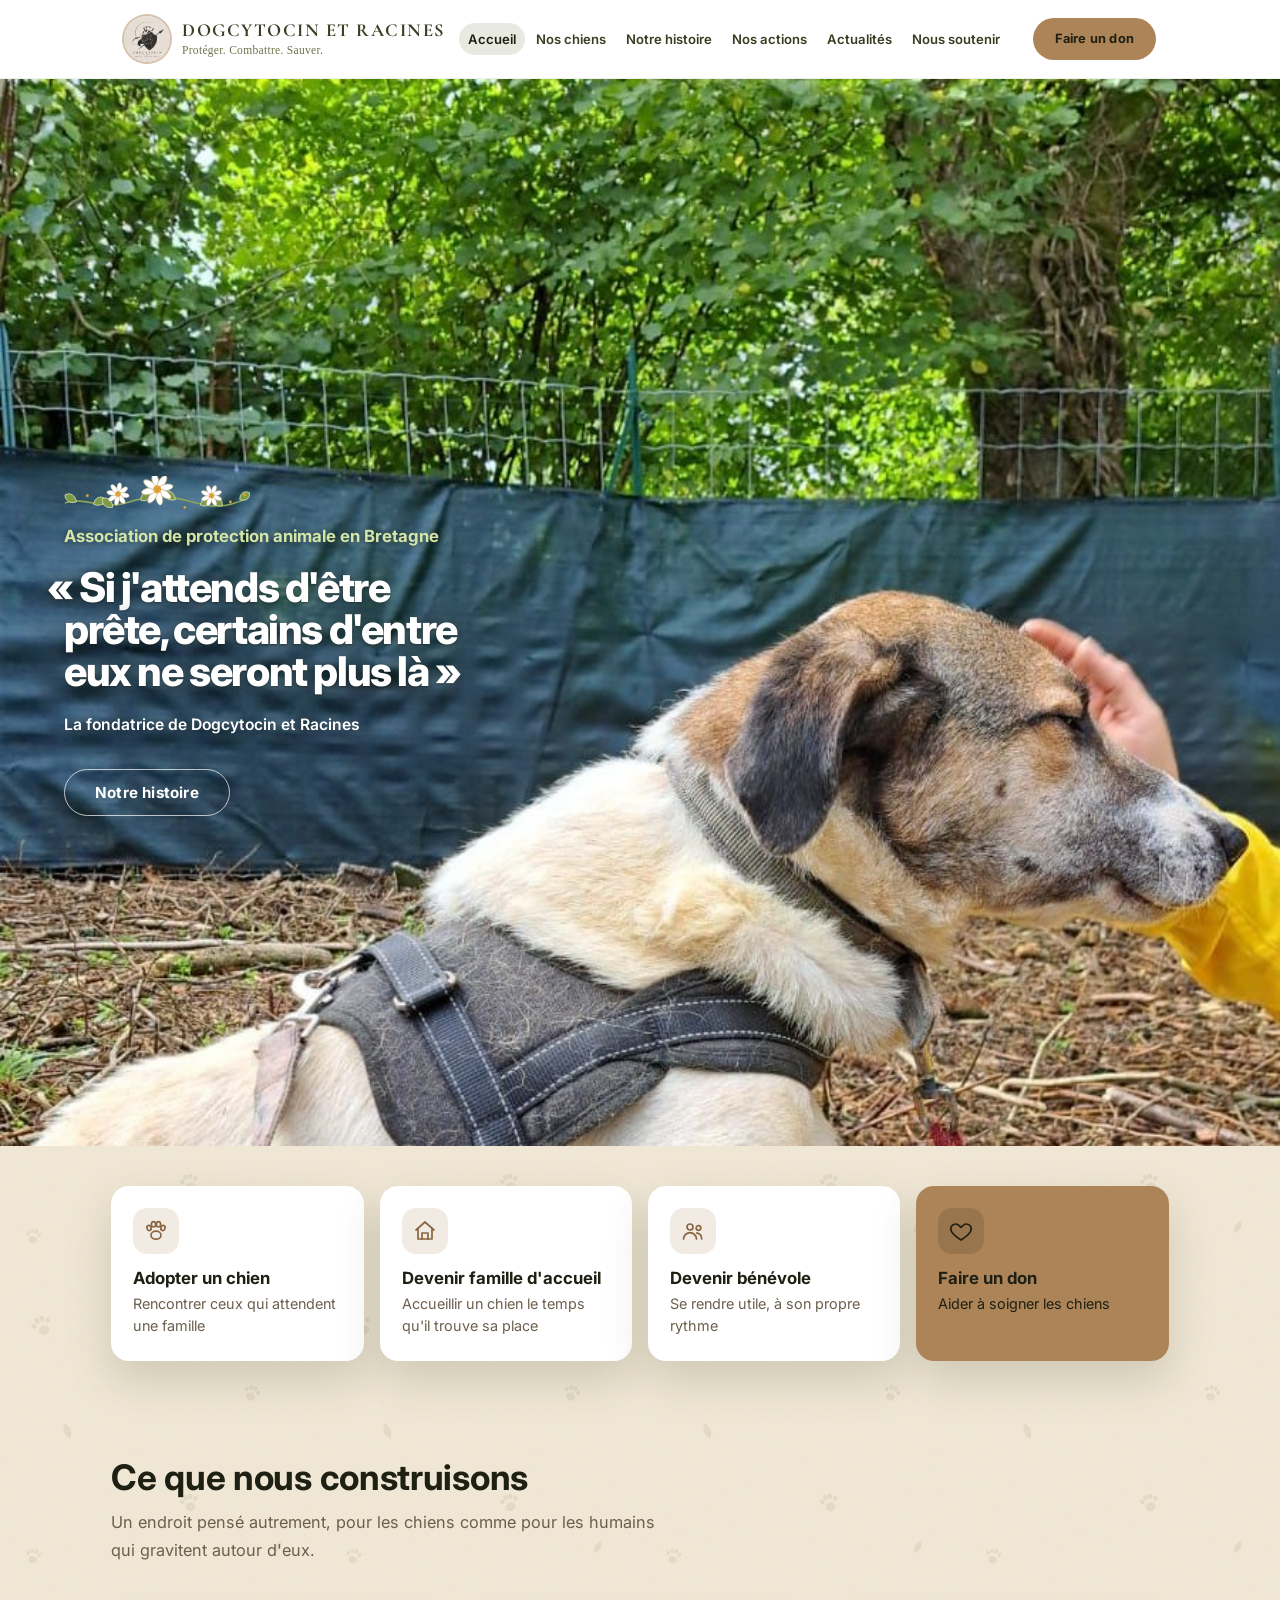
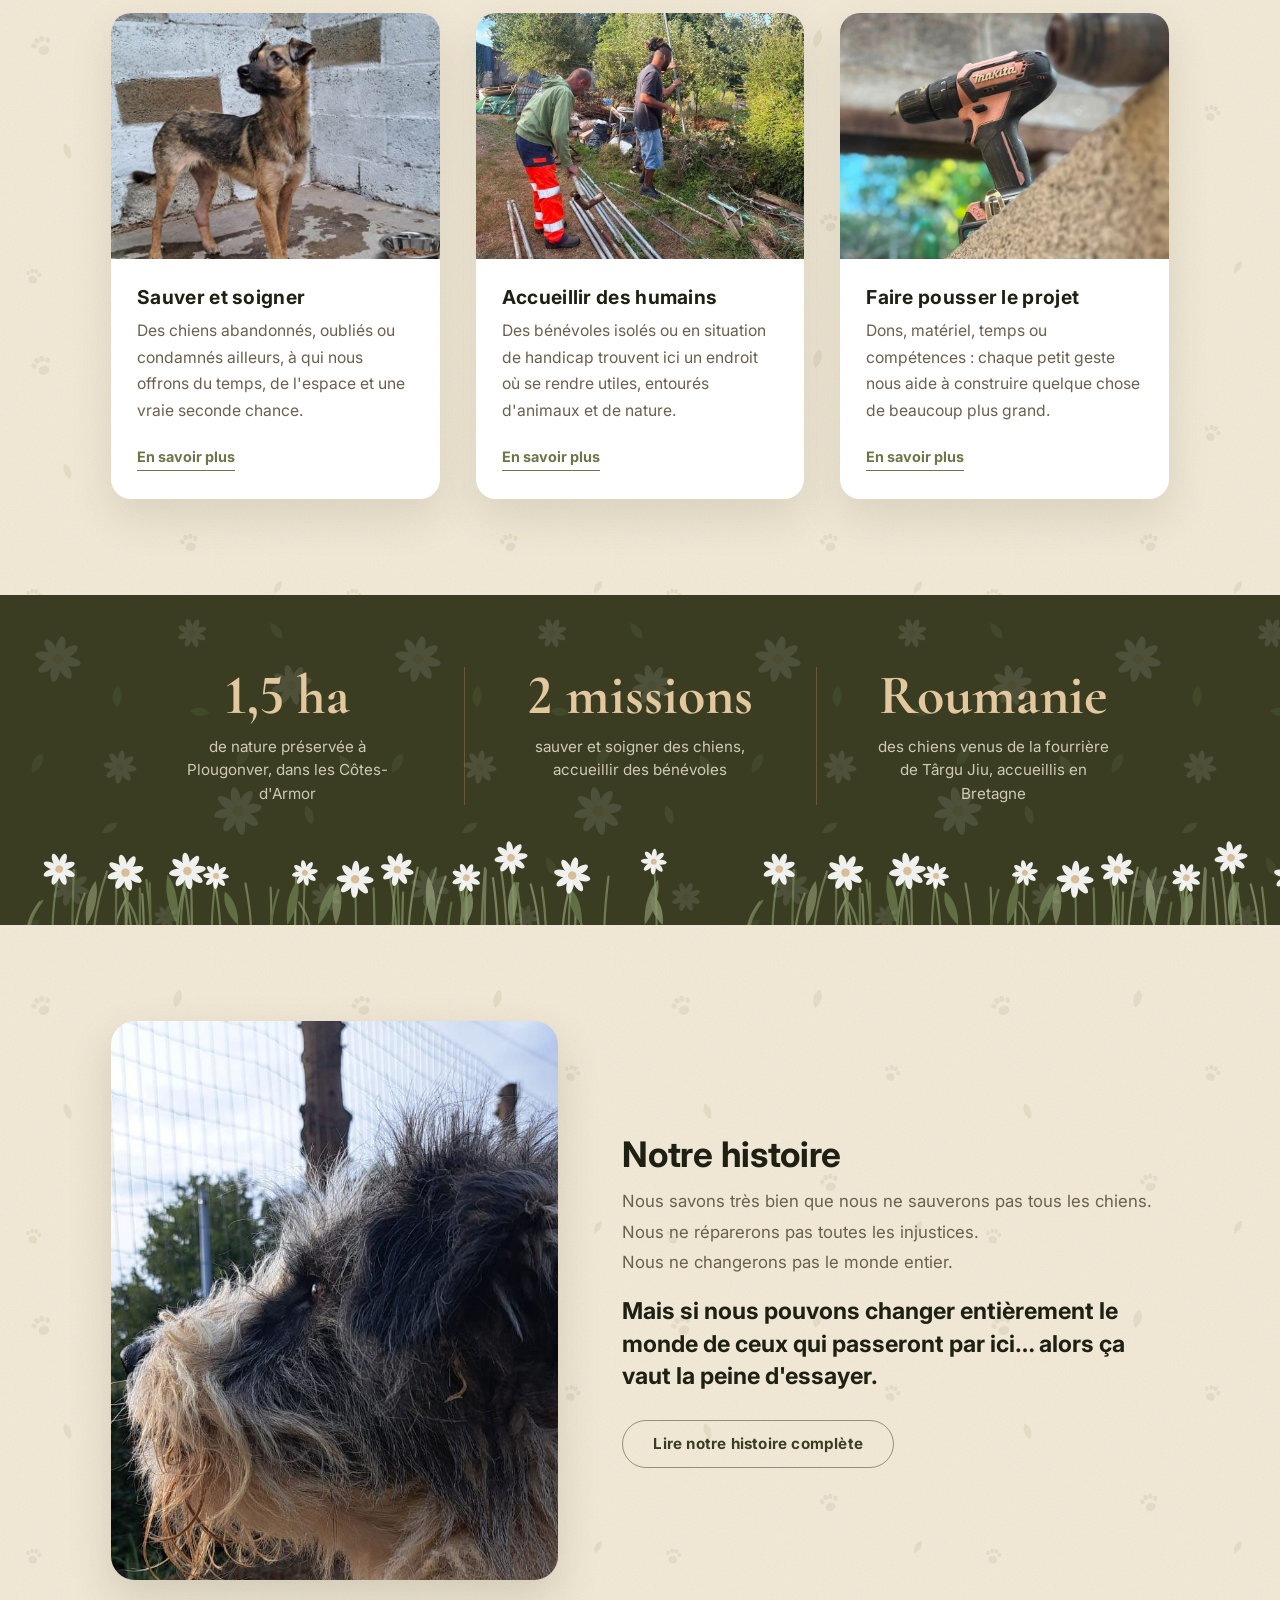
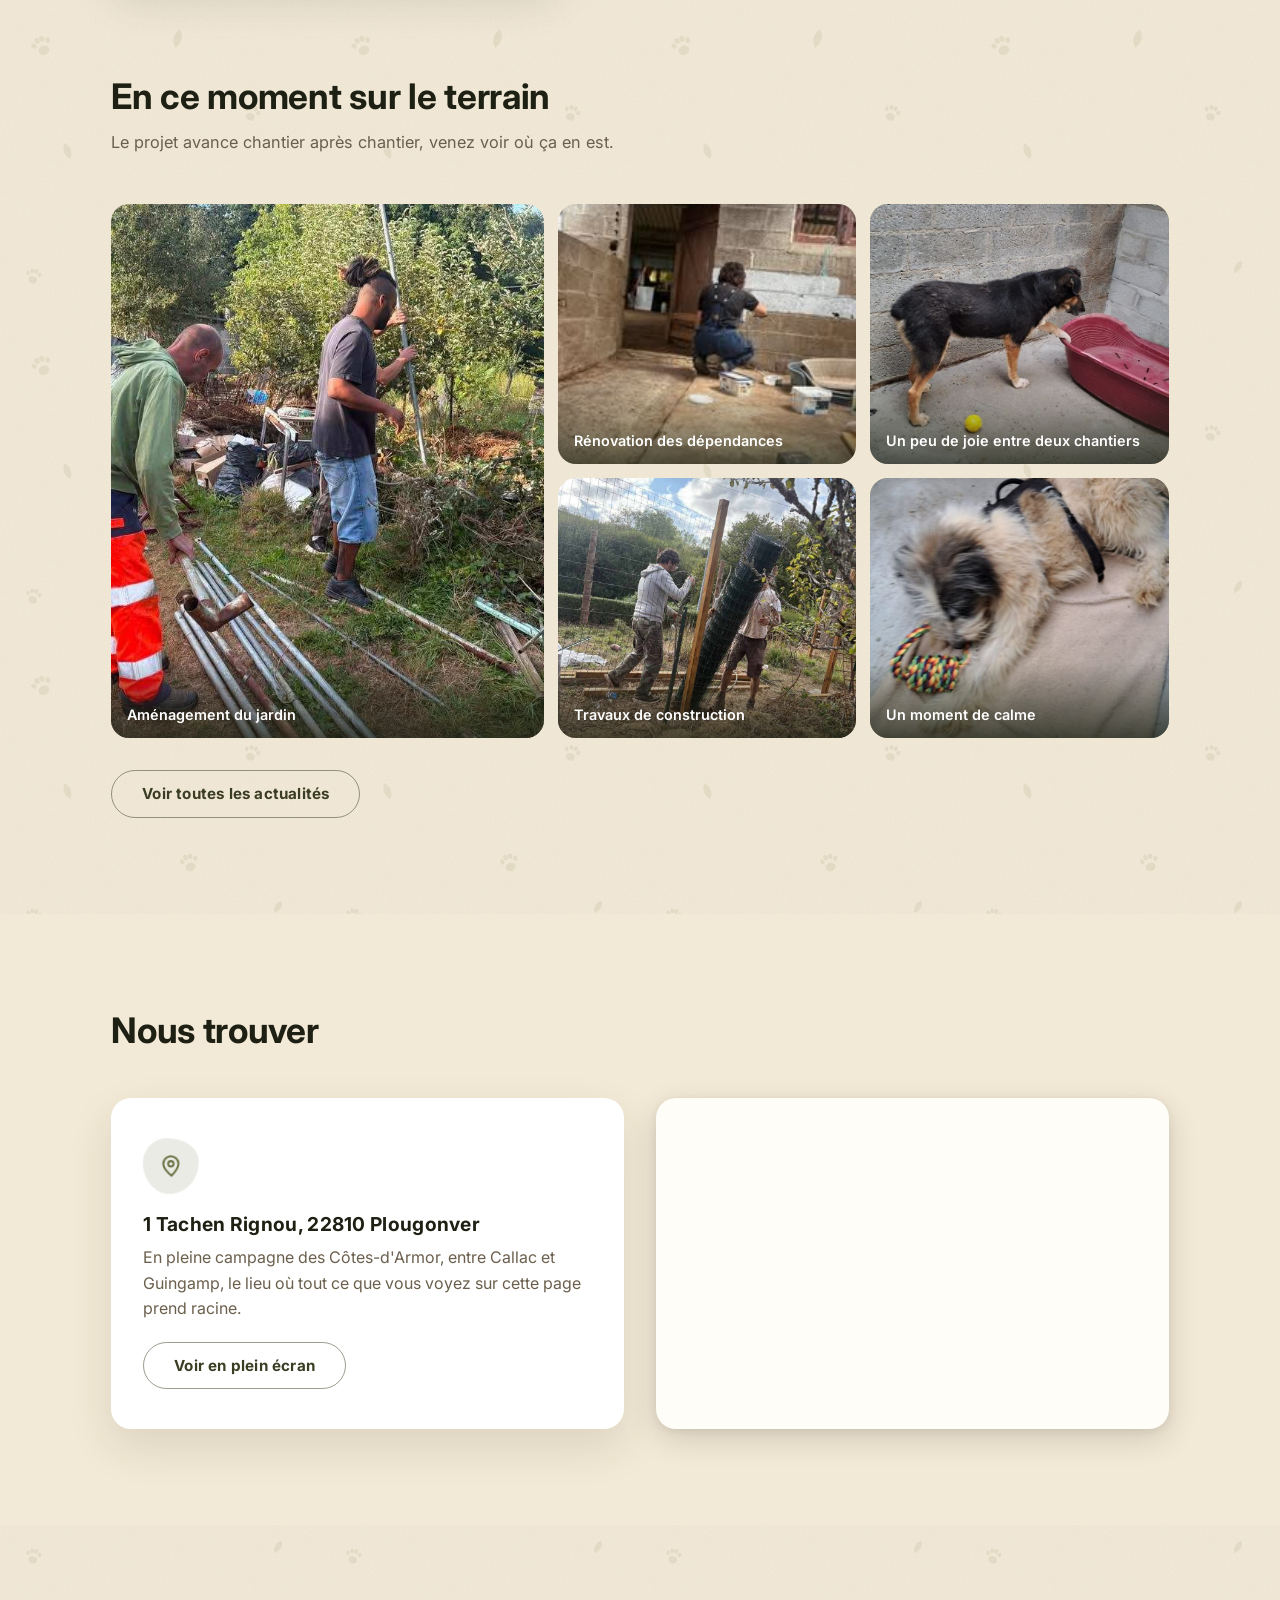
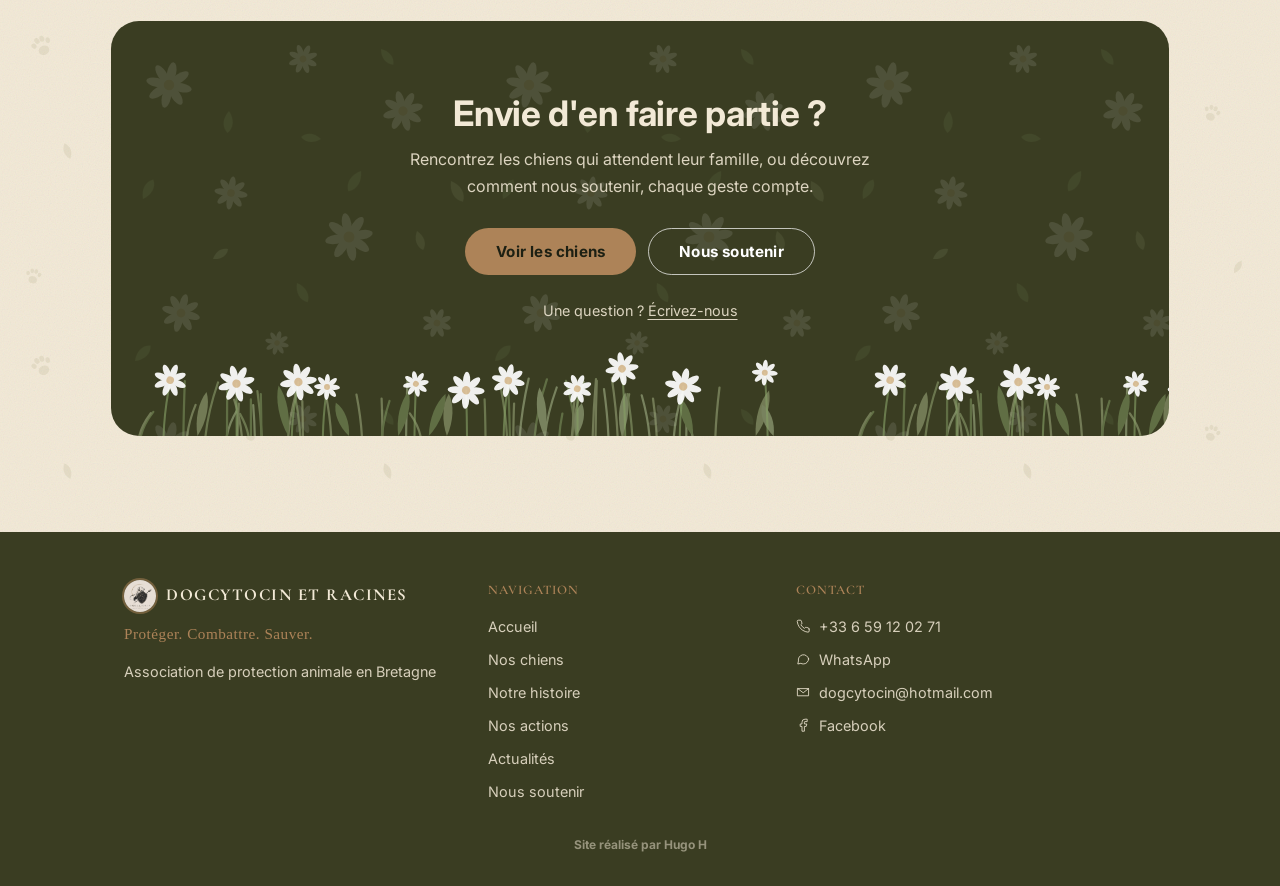
<file: index.html>
<!DOCTYPE html>
<html lang="fr">
<head>
<meta charset="UTF-8">
<meta name="viewport" content="width=device-width, initial-scale=1.0, maximum-scale=1.0, user-scalable=no">
<meta name="google-site-verification" content="8avOfCpaTUDlVVN8iB3VgKnJD9o2aUSuIRznohsbOH0" />
<title>Dogcytocin et Racines, Association de protection animale en Bretagne</title>
<meta name="description" content="Une association de protection animale en Bretagne où sauvetage, nature et lien humain se retrouvent.">
<meta property="og:type" content="website">
<meta property="og:locale" content="fr_FR">
<meta property="og:title" content="Dogcytocin et Racines, Association de protection animale en Bretagne">
<meta property="og:description" content="Une association de protection animale en Bretagne où sauvetage, nature et lien humain se retrouvent.">
<meta property="og:image" content="https://dogcytocin.fr/images/og-image.png">
<meta property="og:url" content="https://dogcytocin.fr/">
<meta name="twitter:card" content="summary_large_image">
<link rel="icon" type="image/jpeg" href="images/logo.jpg">
<link rel="preload" as="image" href="images/chien-caresse.jpg" fetchpriority="high">
<link rel="stylesheet" href="style.css">
</head>
<body class="grain-moderate paw-bg site-v2">

<header class="site-header">
  <div class="container">
    <a href="index.html" class="logo">
      <img src="images/logo.jpg" alt="Dogcytocin et Racines" class="logo-mark">
      <span class="logo-text">
        <span class="name">Dogcytocin et Racines</span>
        <span class="tagline">Protéger. Combattre. Sauver.</span>
      </span>
    </a>
    <button class="nav-toggle" aria-label="Ouvrir le menu">☰</button>
    <ul class="nav-links">
      <li><a href="index.html" class="active">Accueil</a></li>
      <li><a href="nos-chiens.html">Nos chiens</a></li>
      <li><a href="notre-histoire.html">Notre histoire</a></li>
      <li><a href="nos-actions.html">Nos actions</a></li>
      <li><a href="actualites.html">Actualités</a></li>
      <li><a href="nous-soutenir.html">Nous soutenir</a></li>
    </ul>
    <a href="nous-soutenir.html" class="nav-cta">Faire un don</a>
  </div>
</header>

<main>

<section class="hv2-hero">
  <div class="hv2-hero-inner">
    <h1 class="hv2-h1">
      <span class="hv2-orn" aria-hidden="true"></span>
      <span class="hv2-kicker">Association de protection animale en Bretagne</span>
      <span class="hv2-quote">« Si j'attends d'être prête, certains d'entre eux ne seront plus là »</span>
      <span class="hv2-attrib">La fondatrice de Dogcytocin et Racines</span>
    </h1>
    <div class="hv2-actions">
      <a href="notre-histoire.html" class="hv2-btn is-ghost">Notre histoire</a>
    </div>
  </div>
</section>

<section class="hv2-quick" aria-label="Agir avec nous">
  <div class="hv2-wrap">
    <div class="hv2-quick-grid">
      <a class="hv2-tile" href="nos-chiens.html">
        <span class="hv2-tile-icon"><svg viewBox='0 0 24 24' aria-hidden="true"><ellipse cx='12' cy='16.2' rx='5' ry='4'/><ellipse cx='5' cy='9' rx='2' ry='2.6' transform='rotate(-20 5 9)'/><ellipse cx='9.5' cy='5.3' rx='2.1' ry='2.7'/><ellipse cx='14.5' cy='5.3' rx='2.1' ry='2.7'/><ellipse cx='19' cy='9' rx='2' ry='2.6' transform='rotate(20 19 9)'/></svg></span>
        <span class="hv2-tile-title">Adopter un chien</span>
        <span class="hv2-tile-text">Rencontrer ceux qui attendent une famille</span>
      </a>
      <a class="hv2-tile" href="famille-accueil.html">
        <span class="hv2-tile-icon"><svg viewBox='0 0 24 24' aria-hidden="true"><path d='M3 11l9-8 9 8'/><path d='M5 10v10h14V10'/><path d='M9 20v-6h6v6'/></svg></span>
        <span class="hv2-tile-title">Devenir famille d'accueil</span>
        <span class="hv2-tile-text">Accueillir un chien le temps qu'il trouve sa place</span>
      </a>
      <a class="hv2-tile" href="devenir-benevole.html">
        <span class="hv2-tile-icon"><svg viewBox='0 0 24 24' aria-hidden="true"><circle cx='9' cy='8' r='3'/><path d='M2.5 20c0-3.6 3.3-6.3 6.5-6.3s6.5 2.7 6.5 6.3'/><circle cx='17.5' cy='9' r='2.3'/><path d='M15.8 13.9c2.7.6 4.9 2.7 4.9 6.1'/></svg></span>
        <span class="hv2-tile-title">Devenir bénévole</span>
        <span class="hv2-tile-text">Se rendre utile, à son propre rythme</span>
      </a>
      <a class="hv2-tile is-primary" href="nous-soutenir.html">
        <span class="hv2-tile-icon"><svg viewBox='0 0 24 24' aria-hidden="true"><path d='M12 21s-7.1-4.35-9.6-8.6C.6 8.4 3.1 5 6.6 5c2 0 3.5 1.2 5.4 3.4C13.9 6.2 15.4 5 17.4 5c3.5 0 6 3.4 4.2 7.4C19.1 16.65 12 21 12 21z'/></svg></span>
        <span class="hv2-tile-title">Faire un don</span>
        <span class="hv2-tile-text">Aider à soigner les chiens</span>
      </a>
    </div>
  </div>
</section>

<section class="hv2-section">
  <div class="hv2-wrap">
    <div class="hv2-head">
      <h2 class="hv2-h2">Ce que nous construisons</h2>
      <p class="hv2-sub">Un endroit pensé autrement, pour les chiens comme pour les humains qui gravitent autour d'eux.</p>
    </div>
    <div class="hv2-cards">
      <a class="hv2-card" href="notre-histoire.html">
        <img src="images/chien-attentif.jpg" alt="Un chien attentif, recueilli par l'association" loading="lazy" style="object-position: center 40%;">
        <div class="hv2-card-body">
          <h3>Sauver et soigner</h3>
          <p>Des chiens abandonnés, oubliés ou condamnés ailleurs, à qui nous offrons du temps, de l'espace et une vraie seconde chance.</p>
          <span class="hv2-card-more">En savoir plus</span>
        </div>
      </a>
      <a class="hv2-card" href="nous-soutenir.html">
        <img src="images/chantier-debroussaillage.jpg" alt="Des bénévoles installant des poteaux pour aménager le terrain" loading="lazy">
        <div class="hv2-card-body">
          <h3>Accueillir des humains</h3>
          <p>Des bénévoles isolés ou en situation de handicap trouvent ici un endroit où se rendre utiles, entourés d'animaux et de nature.</p>
          <span class="hv2-card-more">En savoir plus</span>
        </div>
      </a>
      <a class="hv2-card" href="nous-soutenir.html">
        <img src="images/chantier-outils.jpg" alt="Outils utilisés pour les travaux d'aménagement du terrain" loading="lazy" style="object-position: center 15%;">
        <div class="hv2-card-body">
          <h3>Faire pousser le projet</h3>
          <p>Dons, matériel, temps ou compétences : chaque petit geste nous aide à construire quelque chose de beaucoup plus grand.</p>
          <span class="hv2-card-more">En savoir plus</span>
        </div>
      </a>
    </div>
  </div>
</section>

<section class="hv2-facts" aria-label="L'association en quelques faits">
  <div class="hv2-wrap">
    <div class="hv2-facts-grid">
      <div class="hv2-fact">
        <p class="hv2-fact-num">1,5 ha</p>
        <p class="hv2-fact-text">de nature préservée à Plougonver, dans les Côtes-d'Armor</p>
      </div>
      <div class="hv2-fact">
        <p class="hv2-fact-num">2 missions</p>
        <p class="hv2-fact-text">sauver et soigner des chiens, accueillir des bénévoles</p>
      </div>
      <div class="hv2-fact">
        <p class="hv2-fact-num">Roumanie</p>
        <p class="hv2-fact-text">des chiens venus de la fourrière de Târgu Jiu, accueillis en Bretagne</p>
      </div>
    </div>
  </div>
</section>

<section class="hv2-section">
  <div class="hv2-wrap hv2-story-grid">
    <img class="hv2-story-photo" src="images/chien-portrait.jpg" alt="Portrait d'un chien de l'association, poil broussailleux" loading="lazy">
    <div class="hv2-story-text">
      <h2 class="hv2-h2">Notre histoire</h2>
      <p class="hv2-story-lines">Nous savons très bien que nous ne sauverons pas tous les chiens.<br>
        Nous ne réparerons pas toutes les injustices.<br>
        Nous ne changerons pas le monde entier.</p>
      <p class="hv2-story-key">Mais si nous pouvons changer entièrement le monde de ceux qui passeront par ici… alors ça vaut la peine d'essayer.</p>
      <a href="notre-histoire.html" class="hv2-btn is-ghost is-dark">Lire notre histoire complète</a>
    </div>
  </div>
</section>

<section class="hv2-section hv2-section-tight">
  <div class="hv2-wrap">
    <div class="hv2-head">
      <h2 class="hv2-h2">En ce moment sur le terrain</h2>
      <p class="hv2-sub">Le projet avance chantier après chantier, venez voir où ça en est.</p>
    </div>
    <div class="hv2-gallery">
      <figure class="is-featured">
        <img src="images/chantier-debroussaillage.jpg" alt="Aménagement du jardin" loading="lazy">
        <figcaption>Aménagement du jardin</figcaption>
      </figure>
      <figure>
        <img src="images/chantier-renovation.jpg" alt="Rénovation d'une dépendance" loading="lazy">
        <figcaption>Rénovation des dépendances</figcaption>
      </figure>
      <figure>
        <img src="images/chien-jouet.jpg" alt="Un chien de l'association avec son jouet" loading="lazy" style="object-position: center 62%;">
        <figcaption>Un peu de joie entre deux chantiers</figcaption>
      </figure>
      <figure>
        <img src="images/chantier-cloture.jpg" alt="Des bénévoles installant une clôture" loading="lazy">
        <figcaption>Travaux de construction</figcaption>
      </figure>
      <figure>
        <img src="images/chiens-calins.jpg" alt="Un chien de l'association blotti au calme" loading="lazy" style="object-position: center 75%;">
        <figcaption>Un moment de calme</figcaption>
      </figure>
    </div>
    <p class="hv2-more"><a href="actualites.html" class="hv2-btn is-ghost is-dark">Voir toutes les actualités</a></p>
  </div>
</section>

<section class="find-us hv2-find">
  <div class="hv2-wrap">
    <div class="hv2-head">
      <h2 class="hv2-h2">Nous trouver</h2>
    </div>
    <div class="contact-grid">
      <div class="contact-location is-map-companion">
        <span class="icon"><svg viewBox='0 0 24 24' stroke-width='1.6' stroke-linecap='round' stroke-linejoin='round'><path d='M12 21s-7-6.5-7-11a7 7 0 0 1 14 0c0 4.5-7 11-7 11z'/><circle cx='12' cy='10' r='2.5'/></svg></span>
        <h3>1 Tachen Rignou, 22810 Plougonver</h3>
        <p>En pleine campagne des Côtes-d'Armor, entre Callac et Guingamp, le lieu où tout ce que vous
          voyez sur cette page prend racine.</p>
        <div class="btn-row">
          <a href="https://www.openstreetmap.org/?mlat=48.5008547&amp;mlon=-3.3676242#map=15/48.5008547/-3.3676242" target="_blank" rel="noopener" class="hv2-btn is-ghost is-dark">Voir en plein écran</a>
        </div>
      </div>
      <div class="map-frame">
        <iframe
          src="https://www.openstreetmap.org/export/embed.html?bbox=-3.3776242%2C48.4938547%2C-3.3576242%2C48.5078547&amp;layer=mapnik&amp;marker=48.5008547%2C-3.3676242"
          loading="lazy"
          title="Localisation de l'association, 1 Tachen Rignou, 22810 Plougonver"></iframe>
      </div>
    </div>
  </div>
</section>

<section class="hv2-section">
  <div class="hv2-wrap">
    <div class="hv2-cta">
      <h2 class="hv2-h2">Envie d'en faire partie ?</h2>
      <p>Rencontrez les chiens qui attendent leur famille, ou découvrez comment nous soutenir, chaque geste compte.</p>
      <div class="hv2-actions">
        <a href="nos-chiens.html" class="hv2-btn is-fill">Voir les chiens</a>
        <a href="nous-soutenir.html" class="hv2-btn is-ghost">Nous soutenir</a>
      </div>
      <p class="hv2-cta-note">Une question ? <a href="contact.html">Écrivez-nous</a></p>
    </div>
  </div>
</section>

</main>

<div class="wave-divider wave-to-green" aria-hidden="true"></div>

<footer class="site-footer">
  <div class="container">
    <div class="footer-grid">
      <div class="footer-col footer-brand">
        <div class="footer-logo"><img src="images/logo.jpg" alt="Dogcytocin et Racines">Dogcytocin et Racines</div>
        <p class="footer-tagline">Protéger. Combattre. Sauver.</p>
        <p>Association de protection animale en Bretagne</p>
      </div>
      <div class="footer-col">
        <h4>Navigation</h4>
        <nav class="footer-nav">
          <a href="index.html">Accueil</a>
          <a href="nos-chiens.html">Nos chiens</a>
          <a href="notre-histoire.html">Notre histoire</a>
          <a href="nos-actions.html">Nos actions</a>
          <a href="actualites.html">Actualités</a>
          <a href="nous-soutenir.html">Nous soutenir</a>
        </nav>
      </div>
      <div class="footer-col">
        <h4>Contact</h4>
        <div class="footer-contact">
          <a href="tel:+33659120271"><svg viewBox='0 0 24 24' fill='none' stroke-width='1.6' stroke-linecap='round' stroke-linejoin='round'><path d='M22 16.9v3a2 2 0 0 1-2.2 2 19.8 19.8 0 0 1-8.6-3.1 19.5 19.5 0 0 1-6-6A19.8 19.8 0 0 1 2.1 4.2 2 2 0 0 1 4.1 2h3a2 2 0 0 1 2 1.7c.1.9.3 1.8.6 2.7a2 2 0 0 1-.4 2.1L8.1 9.6a16 16 0 0 0 6 6l1.1-1.2a2 2 0 0 1 2.1-.4c.9.3 1.8.5 2.7.6a2 2 0 0 1 1.7 2z'/></svg> +33 6 59 12 02 71</a>
          <a href="https://wa.me/33659120271" target="_blank" rel="noopener"><svg viewBox='0 0 24 24' fill='none' stroke-width='1.6' stroke-linecap='round' stroke-linejoin='round'><path d='M21 11.5a8.4 8.4 0 0 1-8.9 8.4 8.5 8.5 0 0 1-4-1L3 20l1.1-5A8.5 8.5 0 1 1 21 11.5z'/></svg> WhatsApp</a>
          <a href="mailto:dogcytocin@hotmail.com"><svg viewBox='0 0 24 24' fill='none' stroke-width='1.6' stroke-linecap='round' stroke-linejoin='round'><path d='M3 6h18v12H3z'/><path d='M3 6l9 7 9-7'/></svg> dogcytocin@hotmail.com</a>
          <a href="https://www.facebook.com/profile.php?id=61591955473990" target="_blank" rel="noopener"><svg viewBox='0 0 24 24' fill='none' stroke-width='1.6' stroke-linecap='round' stroke-linejoin='round'><path d='M18 2h-3a5 5 0 0 0-5 5v3H7v4h3v8h4v-8h3l1-4h-4V7a1 1 0 0 1 1-1h3z'/></svg> Facebook</a>
        </div>
      </div>
    </div>
    <div class="divider on-green"></div>
    <p class="footer-credit">Site réalisé par Hugo H</p>
  </div>
</footer>

<script src="script.js"></script>
</body>
</html>
</file>
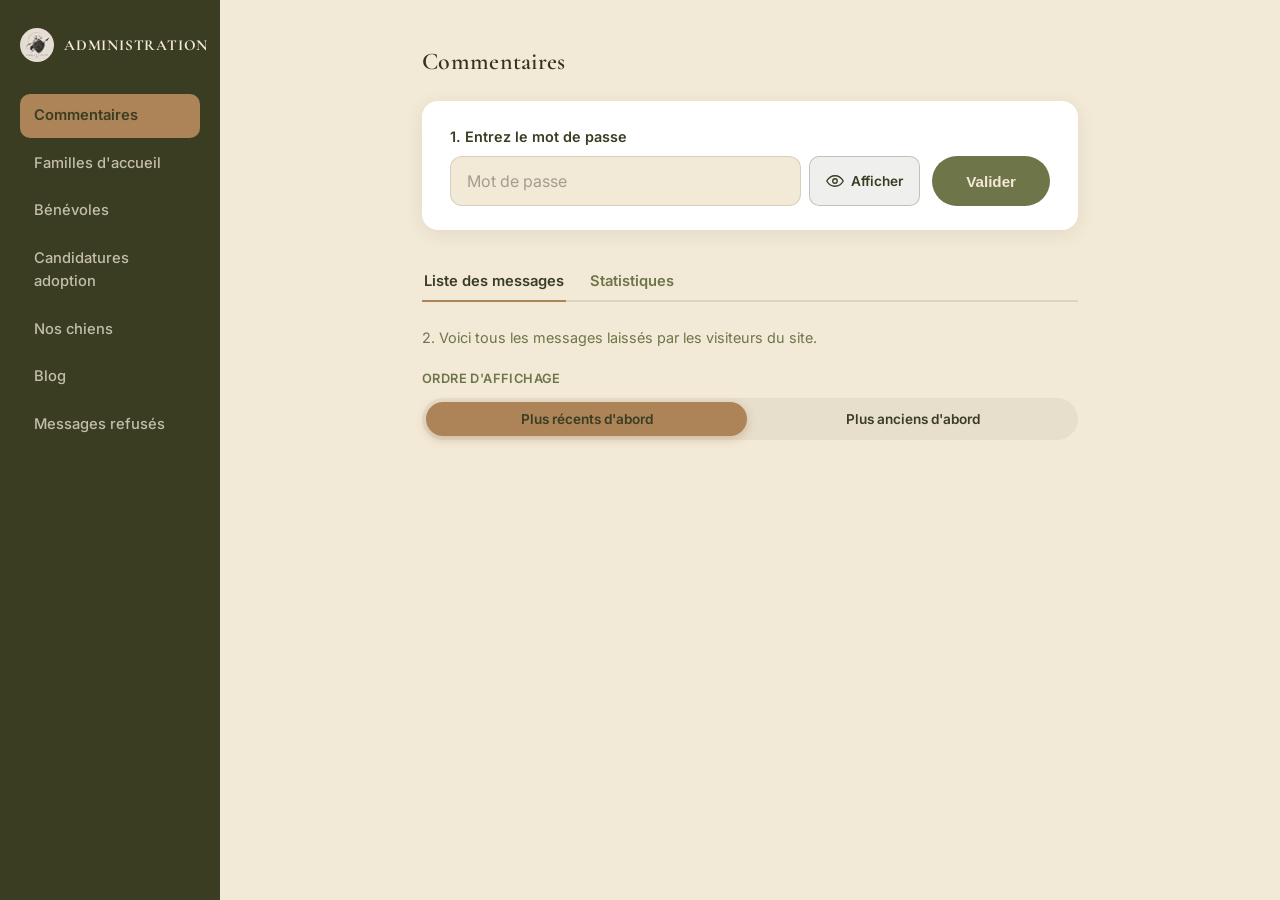
<file: admin.html>
<!DOCTYPE html>
<html lang="fr">
<head>
<meta charset="UTF-8">
<meta name="viewport" content="width=device-width, initial-scale=1.0, maximum-scale=1.0, user-scalable=no">
<title>Administration, Dogcytocin et Racines</title>
<meta name="robots" content="noindex, nofollow">
<link rel="icon" type="image/jpeg" href="images/logo.jpg">
<link rel="stylesheet" href="style.css">
</head>
<body>

<div class="admin-shell">
  <aside class="admin-nav">
    <div class="admin-nav-brand">
      <img src="images/logo.jpg" alt="" class="admin-nav-logo">
      <span>Administration</span>
    </div>
    <nav class="admin-nav-links">
      <a href="#" class="admin-nav-link active" data-tab="comments">Commentaires</a>
      <a href="#" class="admin-nav-link" data-tab="foster">Familles d'accueil <span id="admin-foster-badge" class="admin-nav-badge" hidden>0</span></a>
      <a href="#" class="admin-nav-link" data-tab="benevoles">Bénévoles <span id="admin-benevoles-badge" class="admin-nav-badge" hidden>0</span></a>
      <a href="#" class="admin-nav-link" data-tab="adoption">Candidatures adoption <span id="admin-adoption-badge" class="admin-nav-badge" hidden>0</span></a>
      <a href="#" class="admin-nav-link" data-tab="dogs">Nos chiens</a>
      <a href="#" class="admin-nav-link" data-tab="blog">Blog</a>
      <a href="#" class="admin-nav-link" data-tab="rejected">Messages refusés</a>
    </nav>
  </aside>

  <main class="admin-main">
    <h1 id="admin-tab-title">Commentaires</h1>

    <div class="admin-auth">
      <div id="admin-auth-form">
        <label for="admin-password">1. Entrez le mot de passe</label>
        <div class="admin-auth-row">
          <div class="admin-password-row">
            <input type="password" id="admin-password" class="field" autocomplete="off" placeholder="Mot de passe">
            <button type="button" id="admin-password-toggle" aria-label="Afficher le mot de passe">
              <span id="admin-password-toggle-icon" class="admin-password-toggle-icon" aria-hidden="true">
                <svg viewBox="0 0 24 24" fill="none" stroke-width="1.8" stroke-linecap="round" stroke-linejoin="round"><path d="M1 12s4-7 11-7 11 7 11 7-4 7-11 7-11-7-11-7z"/><circle cx="12" cy="12" r="3"/></svg>
              </span>
              <span id="admin-password-toggle-label">Afficher</span>
            </button>
          </div>
          <button type="button" id="admin-remember" class="btn btn-primary">Valider</button>
        </div>
        <p id="admin-auth-msg" class="admin-auth-msg" hidden></p>
      </div>

      <div id="admin-auth-connected" class="admin-auth-connected" hidden>
        <span class="admin-auth-connected-badge">✓ Connecté</span>
        <button type="button" id="admin-logout" class="admin-logout-btn">Se déconnecter</button>
      </div>
    </div>

    <div id="admin-tab-comments" class="admin-tab">
      <div class="admin-subtabs">
        <button type="button" class="admin-subtab-btn active" data-subtab="list">Liste des messages</button>
        <button type="button" class="admin-subtab-btn" data-subtab="stats">Statistiques</button>
      </div>

      <div id="admin-subtab-list" class="admin-subtab-panel">
        <p class="admin-tab-intro">2. Voici tous les messages laissés par les visiteurs du site.</p>
        <div class="admin-sort-controls">
          <span class="admin-sort-label">Ordre d'affichage</span>
          <div class="admin-sort-toggle">
            <button type="button" class="admin-sort-btn active" data-order="desc">Plus récents d'abord</button>
            <button type="button" class="admin-sort-btn" data-order="asc">Plus anciens d'abord</button>
          </div>
        </div>
        <div id="admin-list" class="admin-list"></div>
      </div>

      <div id="admin-subtab-stats" class="admin-subtab-panel" hidden>
        <div id="admin-stats-content"></div>
      </div>
    </div>

    <div id="admin-tab-foster" class="admin-tab" hidden>
      <div class="admin-status-filter" id="admin-foster-filter">
        <button type="button" class="admin-status-filter-btn active" data-status-filter="all">Toutes</button>
        <button type="button" class="admin-status-filter-btn" data-status-filter="nouvelle">Nouvelles</button>
        <button type="button" class="admin-status-filter-btn" data-status-filter="en_cours">En cours</button>
        <button type="button" class="admin-status-filter-btn" data-status-filter="acceptee">Acceptées</button>
        <button type="button" class="admin-status-filter-btn" data-status-filter="refusee">Refusées</button>
      </div>
      <div id="admin-foster-list" class="admin-list"></div>
    </div>

    <div id="admin-tab-benevoles" class="admin-tab" hidden>
      <div class="admin-status-filter" id="admin-benevoles-filter">
        <button type="button" class="admin-status-filter-btn active" data-status-filter="all">Toutes</button>
        <button type="button" class="admin-status-filter-btn" data-status-filter="nouvelle">Nouvelles</button>
        <button type="button" class="admin-status-filter-btn" data-status-filter="en_cours">En cours</button>
        <button type="button" class="admin-status-filter-btn" data-status-filter="acceptee">Acceptées</button>
        <button type="button" class="admin-status-filter-btn" data-status-filter="refusee">Refusées</button>
      </div>
      <div id="admin-benevoles-list" class="admin-list"></div>
    </div>

    <div id="admin-tab-adoption" class="admin-tab" hidden>
      <div class="admin-status-filter" id="admin-adoption-filter">
        <button type="button" class="admin-status-filter-btn active" data-status-filter="all">Toutes</button>
        <button type="button" class="admin-status-filter-btn" data-status-filter="nouvelle">Nouvelles</button>
        <button type="button" class="admin-status-filter-btn" data-status-filter="en_cours">En cours</button>
        <button type="button" class="admin-status-filter-btn" data-status-filter="acceptee">Acceptées</button>
        <button type="button" class="admin-status-filter-btn" data-status-filter="refusee">Refusées</button>
      </div>
      <div id="admin-adoption-list" class="admin-list"></div>
    </div>

    <div id="admin-tab-dogs" class="admin-tab" hidden>
      <p id="admin-dogs-locked-msg" class="admin-tab-intro">Connecte-toi avec le mot de passe pour gérer les fiches chiens.</p>

      <div id="admin-dogs-authed" hidden>
      <p id="admin-dogs-intro" class="admin-tab-intro">Ajoute une nouvelle fiche chien pour la page "Nos chiens".</p>

      <form id="admin-dog-form" class="admin-dog-form" novalidate>
        <div class="admin-field-group">
          <label for="admin-dog-name">Nom</label>
          <input type="text" id="admin-dog-name" name="name" class="field" maxlength="100" required>
        </div>

        <div class="admin-dog-form-row">
          <div class="admin-field-group">
            <label for="admin-dog-age">Âge</label>
            <input type="text" id="admin-dog-age" name="age" class="field" maxlength="50" placeholder="Ex. 3 ans" required>
          </div>

          <div class="admin-field-group">
            <label for="admin-dog-size">Taille</label>
            <input type="text" id="admin-dog-size" name="size" class="field" maxlength="50" placeholder="Ex. Moyenne" required>
          </div>
        </div>

        <div class="admin-dog-form-row">
          <div class="admin-field-group">
            <label for="admin-dog-sexe">Sexe</label>
            <select id="admin-dog-sexe" name="sexe" class="field" required>
              <option value="" disabled selected>Sélectionnez une option</option>
              <option value="Mâle">Mâle</option>
              <option value="Femelle">Femelle</option>
            </select>
          </div>

          <div class="admin-field-group">
            <label for="admin-dog-status">Statut</label>
            <select id="admin-dog-status" name="status" class="field" required>
              <option value="adoption">À l'adoption</option>
              <option value="accueil">Cherche une famille d'accueil</option>
              <option value="bientot">Bientôt à l'adoption</option>
            </select>
          </div>
        </div>

        <div class="admin-field-group">
          <label for="admin-dog-description">Description</label>
          <textarea id="admin-dog-description" name="description" class="field admin-dog-description-textarea" rows="4" maxlength="1000" required></textarea>
        </div>

        <div class="admin-field-group">
          <label for="admin-dog-image-url">Photo (facultatif), galerie ou URL</label>

          <div class="admin-image-upload-row">
            <button type="button" id="admin-dog-image-upload-btn" class="btn admin-image-upload-btn">
              <svg viewBox='0 0 24 24' fill='none' stroke-width='1.6' stroke-linecap='round' stroke-linejoin='round'><path d='M4 8h3l1.5-2h7L17 8h3a1 1 0 0 1 1 1v10a1 1 0 0 1-1 1H4a1 1 0 0 1-1-1V9a1 1 0 0 1 1-1z'/><circle cx='12' cy='13' r='3.5'/></svg>
              Choisir une photo
            </button>
            <button type="button" id="admin-dog-image-url-toggle-btn" class="btn admin-image-upload-btn">
              <svg viewBox='0 0 24 24' fill='none' stroke-width='1.6' stroke-linecap='round' stroke-linejoin='round'><path d='M10 13a5 5 0 0 0 7.5.5l2-2a5 5 0 0 0-7-7l-1.5 1.5'/><path d='M14 11a5 5 0 0 0-7.5-.5l-2 2a5 5 0 0 0 7 7l1.5-1.5'/></svg>
              Coller une URL
            </button>
            <input type="file" id="admin-dog-image-file" accept="image/*" class="admin-file-input-visually-hidden">
            <span id="admin-dog-image-upload-status" class="admin-image-upload-status" hidden></span>
          </div>
          <span class="admin-blog-image-hint">Depuis la galerie du téléphone ou de l'ordinateur, ou collez l'URL d'une image déjà en ligne.</span>
          <input type="url" id="admin-dog-image-url" name="image_url" class="field" placeholder="https://..." hidden>

          <div id="admin-dog-preview" class="admin-blog-preview" hidden>
            <img id="admin-dog-preview-img" class="admin-blog-preview-img" alt="Aperçu de l'image">
          </div>

          <p id="admin-dog-image-error" class="admin-auth-msg is-error" hidden></p>
        </div>

        <div class="admin-field-group">
          <label for="admin-dog-photos">Photos supplémentaires (facultatif)</label>
          <div class="admin-image-upload-row">
            <button type="button" id="admin-dog-photos-upload-btn" class="btn admin-image-upload-btn">
              <svg viewBox='0 0 24 24' fill='none' stroke-width='1.6' stroke-linecap='round' stroke-linejoin='round'><path d='M4 8h3l1.5-2h7L17 8h3a1 1 0 0 1 1 1v10a1 1 0 0 1-1 1H4a1 1 0 0 1-1-1V9a1 1 0 0 1 1-1z'/><circle cx='12' cy='13' r='3.5'/></svg>
              Ajouter des photos
            </button>
            <input type="file" id="admin-dog-photos-file" accept="image/*" multiple class="admin-file-input-visually-hidden">
            <span id="admin-dog-photos-upload-status" class="admin-image-upload-status" hidden></span>
          </div>
          <textarea id="admin-dog-photos" name="photo_urls" class="field admin-dog-description-textarea" rows="3" placeholder="Une URL par ligne, 8 maximum"></textarea>
          <span class="admin-blog-image-hint">Depuis la galerie du téléphone (plusieurs à la fois), ou collez des URLs directement, une par ligne. S'affichent en plus de la photo principale.</span>
        </div>

        <p id="admin-dog-msg" class="admin-auth-msg" hidden></p>

        <div class="admin-blog-form-actions">
          <button type="submit" id="admin-dog-submit" class="btn btn-primary">Publier la fiche</button>
          <button type="button" id="admin-dog-cancel-edit" class="btn btn-outline" hidden>Annuler la modification</button>
        </div>
      </form>

      <h2 class="admin-blog-list-title">Fiches publiées</h2>
      <div id="admin-dog-list" class="admin-list"></div>
      </div>
    </div>

    <div id="admin-tab-blog" class="admin-tab" hidden>
      <p id="admin-blog-locked-msg" class="admin-tab-intro">Connecte-toi avec le mot de passe pour gérer les articles du blog.</p>

      <div id="admin-blog-authed" hidden>
      <p id="admin-blog-intro" class="admin-tab-intro">Rédige un nouvel article pour le blog du site.</p>

      <form id="admin-blog-form" class="admin-blog-form" novalidate>
        <div class="admin-field-group">
          <label for="admin-blog-title">Titre</label>
          <input type="text" id="admin-blog-title" name="title" class="field" maxlength="200" required>
        </div>

        <div class="admin-field-group">
          <label for="admin-blog-content">Contenu</label>
          <textarea id="admin-blog-content" name="content" class="field admin-blog-content-textarea" rows="10" maxlength="20000" required></textarea>
        </div>

        <div class="admin-field-group">
          <label for="admin-blog-image-url">Photo (facultatif), galerie ou URL</label>

          <div class="admin-image-upload-row">
            <button type="button" id="admin-blog-image-upload-btn" class="btn admin-image-upload-btn">
              <svg viewBox='0 0 24 24' fill='none' stroke-width='1.6' stroke-linecap='round' stroke-linejoin='round'><path d='M4 8h3l1.5-2h7L17 8h3a1 1 0 0 1 1 1v10a1 1 0 0 1-1 1H4a1 1 0 0 1-1-1V9a1 1 0 0 1 1-1z'/><circle cx='12' cy='13' r='3.5'/></svg>
              Choisir une photo
            </button>
            <button type="button" id="admin-blog-image-url-toggle-btn" class="btn admin-image-upload-btn">
              <svg viewBox='0 0 24 24' fill='none' stroke-width='1.6' stroke-linecap='round' stroke-linejoin='round'><path d='M10 13a5 5 0 0 0 7.5.5l2-2a5 5 0 0 0-7-7l-1.5 1.5'/><path d='M14 11a5 5 0 0 0-7.5-.5l-2 2a5 5 0 0 0 7 7l1.5-1.5'/></svg>
              Coller une URL
            </button>
            <input type="file" id="admin-blog-image-file" accept="image/*" class="admin-file-input-visually-hidden">
            <span id="admin-blog-image-upload-status" class="admin-image-upload-status" hidden></span>
          </div>
          <span class="admin-blog-image-hint">Depuis la galerie du téléphone ou de l'ordinateur, ou collez l'URL d'une image déjà en ligne.</span>
          <input type="url" id="admin-blog-image-url" name="image_url" class="field" placeholder="https://..." hidden>

          <div id="admin-blog-preview" class="admin-blog-preview" hidden>
            <img id="admin-blog-preview-img" class="admin-blog-preview-img" alt="Aperçu de l'image">
          </div>

          <p id="admin-blog-image-error" class="admin-auth-msg is-error" hidden></p>
        </div>

        <div class="admin-field-group">
          <label for="admin-blog-video-url">Vidéo (facultatif)</label>
          <input type="url" id="admin-blog-video-url" name="video_url" class="field" placeholder="Lien YouTube, Vimeo, Facebook, ou fichier .mp4/.webm">
          <span class="admin-blog-image-hint">Collez le lien de la vidéo tel qu'il apparaît dans la barre d'adresse (YouTube, Vimeo, Facebook) ou un lien direct vers un fichier vidéo déjà en ligne.</span>
        </div>

        <p id="admin-blog-msg" class="admin-auth-msg" hidden></p>

        <div class="admin-blog-form-actions">
          <button type="submit" id="admin-blog-submit" class="btn btn-primary">Publier l'article</button>
          <button type="button" id="admin-blog-cancel-edit" class="btn btn-outline" hidden>Annuler la modification</button>
        </div>
      </form>

      <h2 class="admin-blog-list-title">Articles publiés</h2>
      <div id="admin-blog-list" class="admin-list"></div>
      </div>
    </div>

    <div id="admin-tab-rejected" class="admin-tab" hidden>
      <div id="admin-rejected-list" class="admin-list"></div>
    </div>
  </main>
</div>

<script src="script.js"></script>
</body>
</html>
</file>
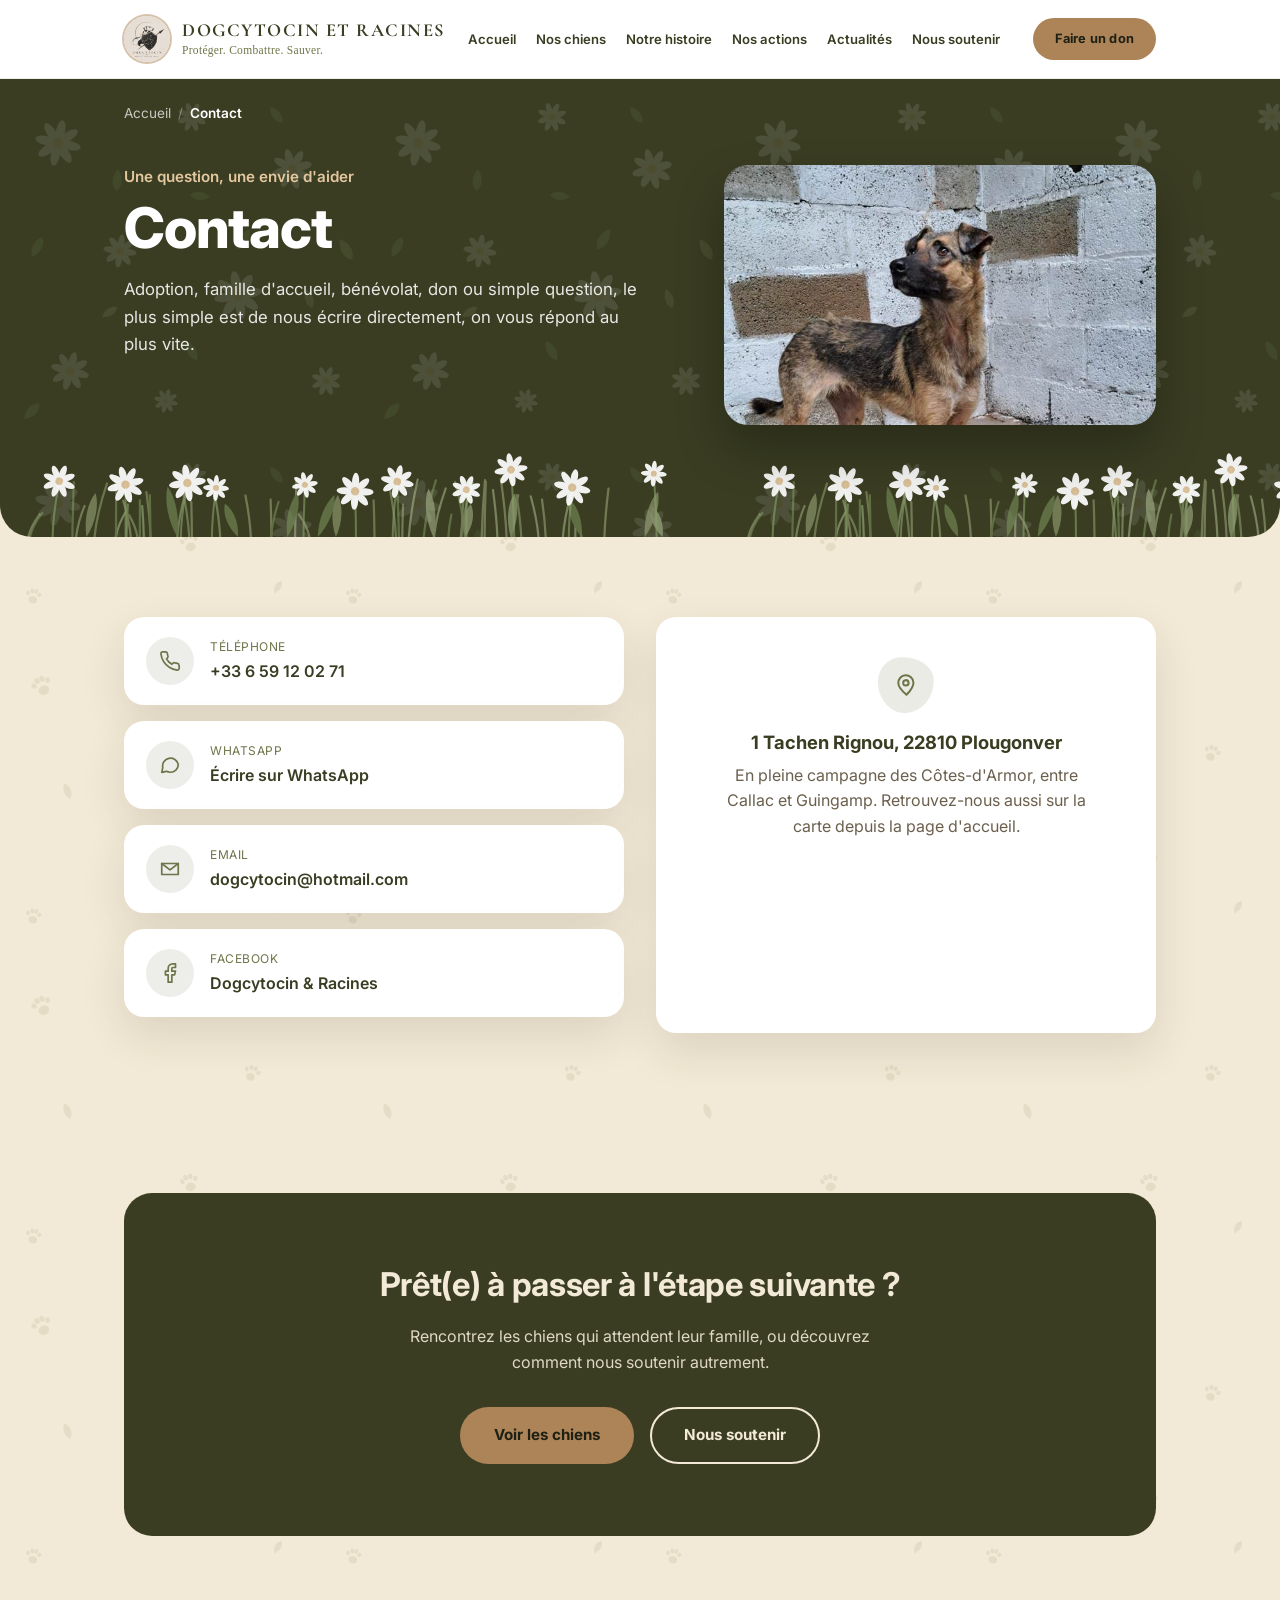
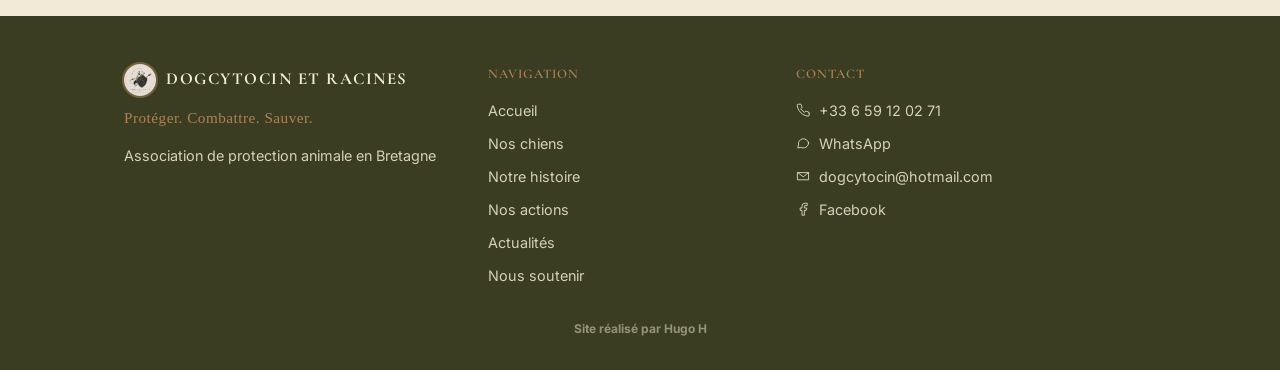
<file: contact.html>
<!DOCTYPE html>
<html lang="fr">
<head>
<meta charset="UTF-8">
<meta name="viewport" content="width=device-width, initial-scale=1.0, maximum-scale=1.0, user-scalable=no">
<title>Contact, Dogcytocin et Racines</title>
<meta name="description" content="Contactez Dogcytocin et Racines par téléphone, WhatsApp, email ou Facebook.">
<meta property="og:type" content="website">
<meta property="og:locale" content="fr_FR">
<meta property="og:title" content="Contact, Dogcytocin et Racines">
<meta property="og:description" content="Contactez Dogcytocin et Racines par téléphone, WhatsApp, email ou Facebook.">
<meta property="og:image" content="https://dogcytocin.fr/images/og-image.png">
<meta property="og:url" content="https://dogcytocin.fr/contact">
<meta name="twitter:card" content="summary_large_image">
<link rel="icon" type="image/jpeg" href="images/logo.jpg">
<link rel="stylesheet" href="style.css">
</head>
<body class="paw-bg site-v2">

<header class="site-header">
  <div class="container">
    <a href="index.html" class="logo">
      <img src="images/logo.jpg" alt="Dogcytocin et Racines" class="logo-mark">
      <span class="logo-text">
        <span class="name">Dogcytocin et Racines</span>
        <span class="tagline">Protéger. Combattre. Sauver.</span>
      </span>
    </a>
    <button class="nav-toggle" aria-label="Ouvrir le menu">☰</button>
    <ul class="nav-links">
      <li><a href="index.html">Accueil</a></li>
      <li><a href="nos-chiens.html">Nos chiens</a></li>
      <li><a href="notre-histoire.html">Notre histoire</a></li>
      <li><a href="nos-actions.html">Nos actions</a></li>
      <li><a href="actualites.html">Actualités</a></li>
      <li><a href="nous-soutenir.html">Nous soutenir</a></li>
    </ul>
    <a href="nous-soutenir.html" class="nav-cta">Faire un don</a>
  </div>
</header>

<div class="page-header" style="--ph-img: url('images/chien-attentif.jpg'); --ph-pos: center 30%;">
  <div class="container">
    <nav class="breadcrumb" aria-label="Fil d'ariane">
    <a href="index.html">Accueil</a><span class="sep">/</span><span class="current">Contact</span>
    </nav>
    <span class="kicker">Une question, une envie d'aider</span>
    <h1>Contact</h1>
    <div class="divider on-cream"></div>
    <p>Adoption, famille d'accueil, bénévolat, don ou simple question, le plus simple est de nous
      écrire directement, on vous répond au plus vite.</p>
  </div>
</div>

<section>
  <div class="container">
    <div class="contact-grid fade-in">
      <div>
        <a href="tel:+33659120271" class="contact-method">
          <span class="icon"><svg viewBox='0 0 24 24' stroke-width='1.6' stroke-linecap='round' stroke-linejoin='round'><path d='M22 16.9v3a2 2 0 0 1-2.2 2 19.8 19.8 0 0 1-8.6-3.1 19.5 19.5 0 0 1-6-6A19.8 19.8 0 0 1 2.1 4.2 2 2 0 0 1 4.1 2h3a2 2 0 0 1 2 1.7c.1.9.3 1.8.6 2.7a2 2 0 0 1-.4 2.1L8.1 9.6a16 16 0 0 0 6 6l1.1-1.2a2 2 0 0 1 2.1-.4c.9.3 1.8.5 2.7.6a2 2 0 0 1 1.7 2z'/></svg></span>
          <span>
            <span class="contact-method-label">Téléphone</span>
            <span class="contact-method-value">+33 6 59 12 02 71</span>
          </span>
        </a>

        <a href="https://wa.me/33659120271" target="_blank" rel="noopener" class="contact-method">
          <span class="icon"><svg viewBox='0 0 24 24' stroke-width='1.6' stroke-linecap='round' stroke-linejoin='round'><path d='M21 11.5a8.4 8.4 0 0 1-8.9 8.4 8.5 8.5 0 0 1-4-1L3 20l1.1-5A8.5 8.5 0 1 1 21 11.5z'/></svg></span>
          <span>
            <span class="contact-method-label">WhatsApp</span>
            <span class="contact-method-value">Écrire sur WhatsApp</span>
          </span>
        </a>

        <a href="mailto:dogcytocin@hotmail.com" class="contact-method">
          <span class="icon"><svg viewBox='0 0 24 24' stroke-width='1.6' stroke-linecap='round' stroke-linejoin='round'><path d='M3 6h18v12H3z'/><path d='M3 6l9 7 9-7'/></svg></span>
          <span>
            <span class="contact-method-label">Email</span>
            <span class="contact-method-value">dogcytocin@hotmail.com</span>
          </span>
        </a>

        <a href="https://www.facebook.com/profile.php?id=61591955473990" target="_blank" rel="noopener" class="contact-method">
          <span class="icon"><svg viewBox='0 0 24 24' stroke-width='1.6' stroke-linecap='round' stroke-linejoin='round'><path d='M18 2h-3a5 5 0 0 0-5 5v3H7v4h3v8h4v-8h3l1-4h-4V7a1 1 0 0 1 1-1h3z'/></svg></span>
          <span>
            <span class="contact-method-label">Facebook</span>
            <span class="contact-method-value">Dogcytocin &amp; Racines</span>
          </span>
        </a>
      </div>

      <div class="contact-location">
        <span class="icon"><svg viewBox='0 0 24 24' stroke-width='1.6' stroke-linecap='round' stroke-linejoin='round'><path d='M12 21s-7-6.5-7-11a7 7 0 0 1 14 0c0 4.5-7 11-7 11z'/><circle cx='12' cy='10' r='2.5'/></svg></span>
        <h3>1 Tachen Rignou, 22810 Plougonver</h3>
        <p>En pleine campagne des Côtes-d'Armor, entre Callac et Guingamp. Retrouvez-nous aussi sur la
          carte depuis la page d'accueil.</p>
      </div>
    </div>
  </div>
</section>

<section>
  <div class="container">
    <div class="cta-box fade-in">
      <h2>Prêt(e) à passer à l'étape suivante ?</h2>
      <div class="divider on-green"></div>
      <p style="margin-top: 18px;">Rencontrez les chiens qui attendent leur famille, ou découvrez comment
        nous soutenir autrement.</p>
      <div class="btn-row">
        <a href="nos-chiens.html" class="btn btn-secondary">Voir les chiens</a>
        <a href="nous-soutenir.html" class="btn btn-outline">Nous soutenir</a>
      </div>
    </div>
  </div>
</section>

<footer class="site-footer">
  <div class="container">
    <div class="footer-grid">
      <div class="footer-col footer-brand">
        <div class="footer-logo"><img src="images/logo.jpg" alt="Dogcytocin et Racines">Dogcytocin et Racines</div>
        <p class="footer-tagline">Protéger. Combattre. Sauver.</p>
        <p>Association de protection animale en Bretagne</p>
      </div>
      <div class="footer-col">
        <h4>Navigation</h4>
        <nav class="footer-nav">
          <a href="index.html">Accueil</a>
          <a href="nos-chiens.html">Nos chiens</a>
          <a href="notre-histoire.html">Notre histoire</a>
          <a href="nos-actions.html">Nos actions</a>
          <a href="actualites.html">Actualités</a>
          <a href="nous-soutenir.html">Nous soutenir</a>
        </nav>
      </div>
      <div class="footer-col">
        <h4>Contact</h4>
        <div class="footer-contact">
          <a href="tel:+33659120271"><svg viewBox='0 0 24 24' fill='none' stroke-width='1.6' stroke-linecap='round' stroke-linejoin='round'><path d='M22 16.9v3a2 2 0 0 1-2.2 2 19.8 19.8 0 0 1-8.6-3.1 19.5 19.5 0 0 1-6-6A19.8 19.8 0 0 1 2.1 4.2 2 2 0 0 1 4.1 2h3a2 2 0 0 1 2 1.7c.1.9.3 1.8.6 2.7a2 2 0 0 1-.4 2.1L8.1 9.6a16 16 0 0 0 6 6l1.1-1.2a2 2 0 0 1 2.1-.4c.9.3 1.8.5 2.7.6a2 2 0 0 1 1.7 2z'/></svg> +33 6 59 12 02 71</a>
          <a href="https://wa.me/33659120271" target="_blank" rel="noopener"><svg viewBox='0 0 24 24' fill='none' stroke-width='1.6' stroke-linecap='round' stroke-linejoin='round'><path d='M21 11.5a8.4 8.4 0 0 1-8.9 8.4 8.5 8.5 0 0 1-4-1L3 20l1.1-5A8.5 8.5 0 1 1 21 11.5z'/></svg> WhatsApp</a>
          <a href="mailto:dogcytocin@hotmail.com"><svg viewBox='0 0 24 24' fill='none' stroke-width='1.6' stroke-linecap='round' stroke-linejoin='round'><path d='M3 6h18v12H3z'/><path d='M3 6l9 7 9-7'/></svg> dogcytocin@hotmail.com</a>
          <a href="https://www.facebook.com/profile.php?id=61591955473990" target="_blank" rel="noopener"><svg viewBox='0 0 24 24' fill='none' stroke-width='1.6' stroke-linecap='round' stroke-linejoin='round'><path d='M18 2h-3a5 5 0 0 0-5 5v3H7v4h3v8h4v-8h3l1-4h-4V7a1 1 0 0 1 1-1h3z'/></svg> Facebook</a>
        </div>
      </div>
    </div>
    <div class="divider on-green"></div>
    <p class="footer-credit">Site réalisé par Hugo H</p>
  </div>
</footer>

<script src="script.js"></script>
</body>
</html>
</file>
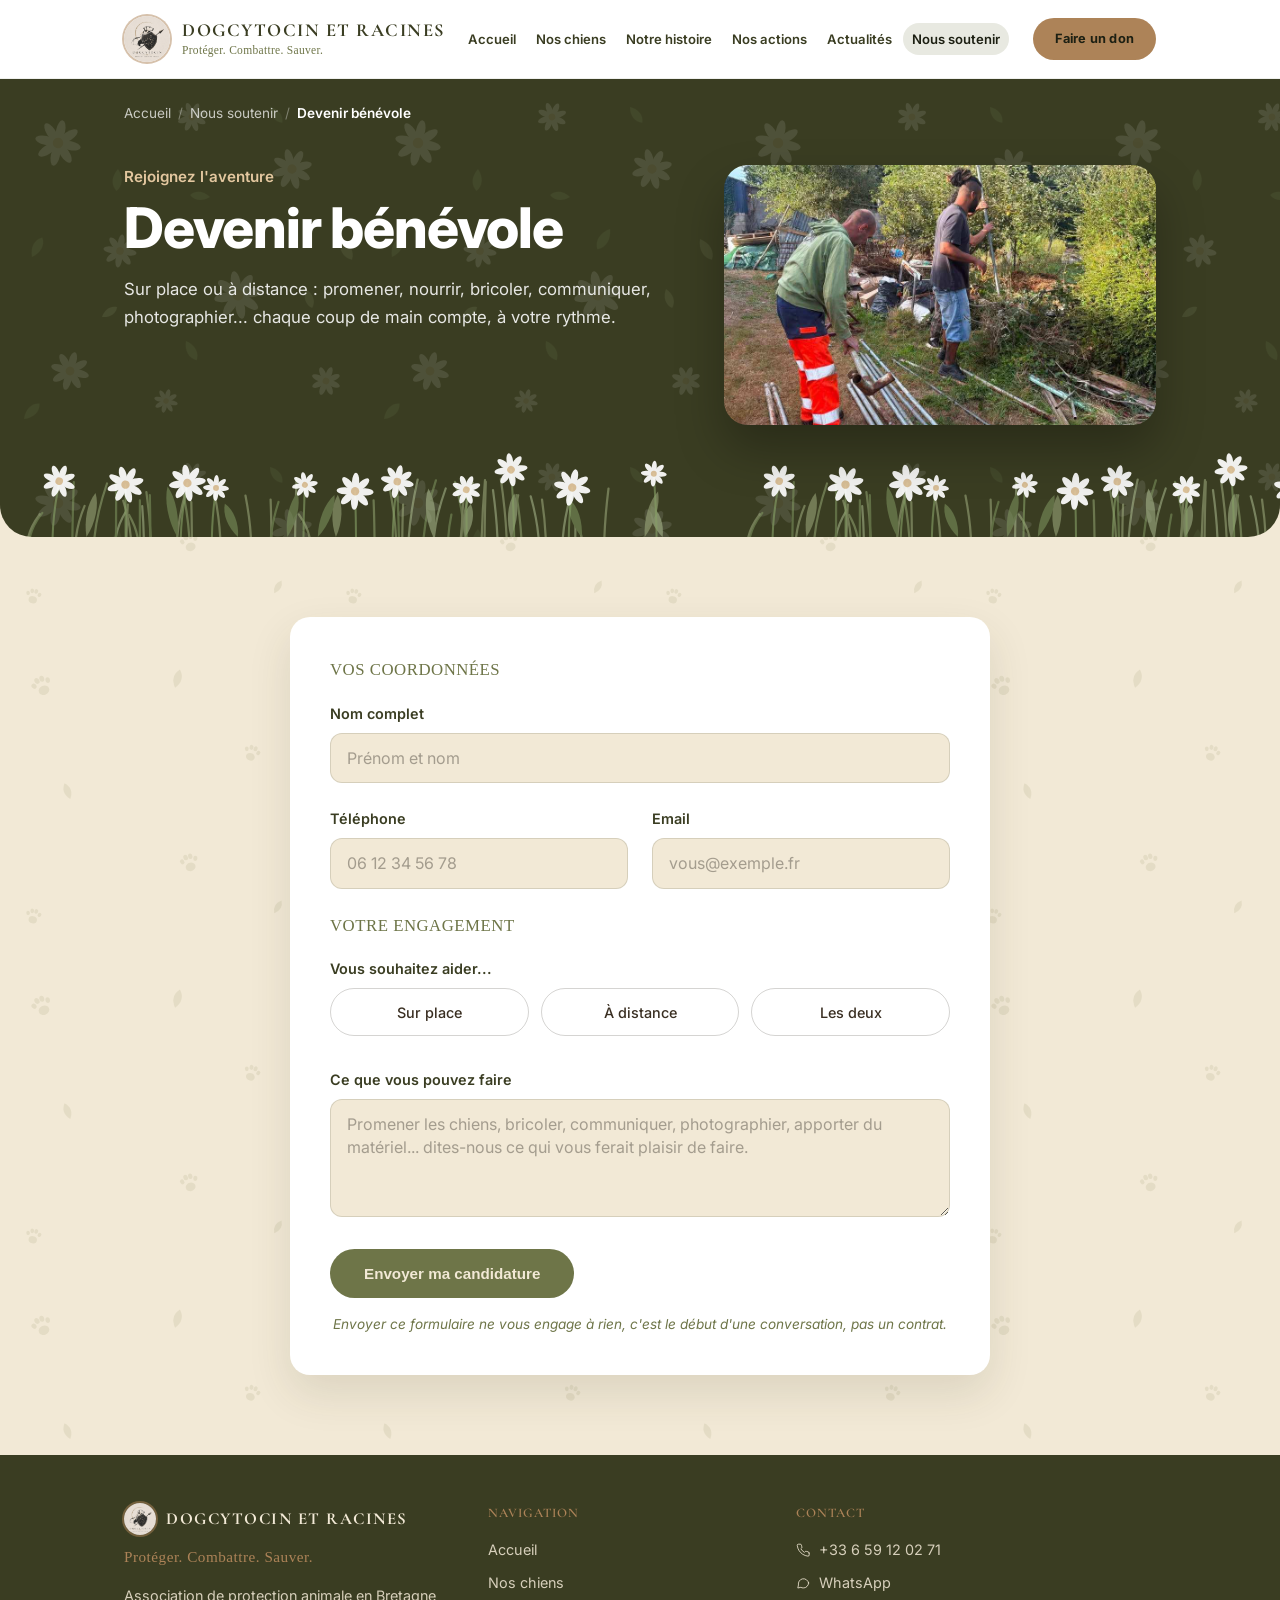
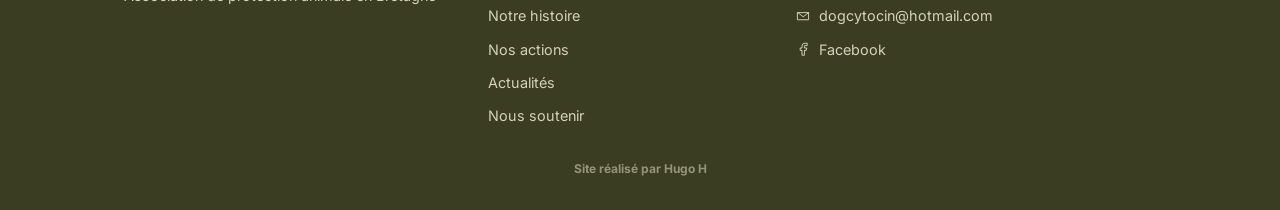
<file: devenir-benevole.html>
<!DOCTYPE html>
<html lang="fr">
<head>
<meta charset="UTF-8">
<meta name="viewport" content="width=device-width, initial-scale=1.0, maximum-scale=1.0, user-scalable=no">
<title>Devenir bénévole, Dogcytocin et Racines</title>
<meta name="description" content="Devenez bénévole pour Dogcytocin et Racines, sur place ou à distance, et donnez-nous un coup de main selon vos envies et vos possibilités.">
<meta property="og:type" content="website">
<meta property="og:locale" content="fr_FR">
<meta property="og:title" content="Devenir bénévole, Dogcytocin et Racines">
<meta property="og:description" content="Devenez bénévole pour Dogcytocin et Racines, sur place ou à distance, et donnez-nous un coup de main selon vos envies et vos possibilités.">
<meta property="og:image" content="https://dogcytocin.fr/images/og-image.png">
<meta property="og:url" content="https://dogcytocin.fr/devenir-benevole">
<meta name="twitter:card" content="summary_large_image">
<link rel="icon" type="image/jpeg" href="images/logo.jpg">
<link rel="stylesheet" href="style.css">
</head>
<body class="paw-bg site-v2">

<header class="site-header">
  <div class="container">
    <a href="index.html" class="logo">
      <img src="images/logo.jpg" alt="Dogcytocin et Racines" class="logo-mark">
      <span class="logo-text">
        <span class="name">Dogcytocin et Racines</span>
        <span class="tagline">Protéger. Combattre. Sauver.</span>
      </span>
    </a>
    <button class="nav-toggle" aria-label="Ouvrir le menu">☰</button>
    <ul class="nav-links">
      <li><a href="index.html">Accueil</a></li>
      <li><a href="nos-chiens.html">Nos chiens</a></li>
      <li><a href="notre-histoire.html">Notre histoire</a></li>
      <li><a href="nos-actions.html">Nos actions</a></li>
      <li><a href="actualites.html">Actualités</a></li>
      <li><a href="nous-soutenir.html" class="active">Nous soutenir</a></li>
    </ul>
    <a href="nous-soutenir.html" class="nav-cta">Faire un don</a>
  </div>
</header>

<div class="page-header" style="--ph-img: url('images/chantier-debroussaillage.jpg'); --ph-pos: center 45%;">
  <div class="container">
    <nav class="breadcrumb" aria-label="Fil d'ariane">
    <a href="index.html">Accueil</a><span class="sep">/</span><a href="nous-soutenir.html">Nous soutenir</a><span class="sep">/</span><span class="current">Devenir bénévole</span>
    </nav>
    <span class="kicker">Rejoignez l'aventure</span>
    <h1>Devenir bénévole</h1>
    <div class="divider on-cream"></div>
    <p>Sur place ou à distance : promener, nourrir, bricoler, communiquer, photographier... chaque coup
      de main compte, à votre rythme.</p>
  </div>
</div>

<div class="wave-divider wave-to-cream" aria-hidden="true"></div>

<section>
  <div class="container">
    <div style="max-width: 700px; margin: 0 auto;">

      <div class="form-card fade-in">
        <form id="volunteer-form" name="devenir-benevole" method="POST" action="/api/volunteer-application">

          <!-- Piège à robots (anti-spam) : le serveur ignore silencieusement toute soumission où cette case est cochée -->
          <input type="checkbox" name="botcheck" tabindex="-1" autocomplete="off" style="display:none" aria-hidden="true">

          <span class="form-section-label">Vos coordonnées</span>

          <div class="form-field">
            <label for="vb-name">Nom complet</label>
            <input type="text" id="vb-name" name="nom_complet" required autocomplete="name" class="field" placeholder="Prénom et nom">
          </div>

          <div class="form-field form-row">
            <div>
              <label for="vb-phone">Téléphone</label>
              <input type="tel" id="vb-phone" name="telephone" required autocomplete="tel" class="field" placeholder="06 12 34 56 78">
            </div>
            <div>
              <label for="vb-email">Email</label>
              <input type="email" id="vb-email" name="email" required autocomplete="email" class="field" placeholder="vous@exemple.fr">
            </div>
          </div>

          <span class="form-section-label">Votre engagement</span>

          <div class="form-field">
            <fieldset>
              <legend>Vous souhaitez aider...</legend>
              <div class="radio-row">
                <label class="radio-pill">
                  <input type="radio" name="modalite" value="Sur place" required>
                  <span>Sur place</span>
                </label>
                <label class="radio-pill">
                  <input type="radio" name="modalite" value="À distance" required>
                  <span>À distance</span>
                </label>
                <label class="radio-pill">
                  <input type="radio" name="modalite" value="Les deux" required>
                  <span>Les deux</span>
                </label>
              </div>
            </fieldset>
          </div>

          <div class="form-field">
            <label for="vb-competences">Ce que vous pouvez faire</label>
            <textarea id="vb-competences" name="competences" rows="4" required class="field" placeholder="Promener les chiens, bricoler, communiquer, photographier, apporter du matériel... dites-nous ce qui vous ferait plaisir de faire."></textarea>
          </div>

          <p id="volunteer-error" class="form-msg-error" hidden></p>

          <button type="submit" id="volunteer-submit" class="btn btn-primary">Envoyer ma candidature</button>
          <p class="form-reassurance">Envoyer ce formulaire ne vous engage à rien, c'est le début d'une
            conversation, pas un contrat.</p>
        </form>

        <div id="volunteer-success" class="form-success" hidden>
          <h2>Merci !</h2>
          <p>Votre message vient d'atterrir chez nous, et on est déjà touchés que vous ayez pensé à nous.
            On revient vers vous très vite, promis.</p>
        </div>
      </div>

    </div>
  </div>
</section>

<div class="wave-divider wave-to-green" aria-hidden="true"></div>

<footer class="site-footer">
  <div class="container">
    <div class="footer-grid">
      <div class="footer-col footer-brand">
        <div class="footer-logo"><img src="images/logo.jpg" alt="Dogcytocin et Racines">Dogcytocin et Racines</div>
        <p class="footer-tagline">Protéger. Combattre. Sauver.</p>
        <p>Association de protection animale en Bretagne</p>
      </div>
      <div class="footer-col">
        <h4>Navigation</h4>
        <nav class="footer-nav">
          <a href="index.html">Accueil</a>
          <a href="nos-chiens.html">Nos chiens</a>
          <a href="notre-histoire.html">Notre histoire</a>
          <a href="nos-actions.html">Nos actions</a>
          <a href="actualites.html">Actualités</a>
          <a href="nous-soutenir.html">Nous soutenir</a>
        </nav>
      </div>
      <div class="footer-col">
        <h4>Contact</h4>
        <div class="footer-contact">
          <a href="tel:+33659120271"><svg viewBox='0 0 24 24' fill='none' stroke-width='1.6' stroke-linecap='round' stroke-linejoin='round'><path d='M22 16.9v3a2 2 0 0 1-2.2 2 19.8 19.8 0 0 1-8.6-3.1 19.5 19.5 0 0 1-6-6A19.8 19.8 0 0 1 2.1 4.2 2 2 0 0 1 4.1 2h3a2 2 0 0 1 2 1.7c.1.9.3 1.8.6 2.7a2 2 0 0 1-.4 2.1L8.1 9.6a16 16 0 0 0 6 6l1.1-1.2a2 2 0 0 1 2.1-.4c.9.3 1.8.5 2.7.6a2 2 0 0 1 1.7 2z'/></svg> +33 6 59 12 02 71</a>
          <a href="https://wa.me/33659120271" target="_blank" rel="noopener"><svg viewBox='0 0 24 24' fill='none' stroke-width='1.6' stroke-linecap='round' stroke-linejoin='round'><path d='M21 11.5a8.4 8.4 0 0 1-8.9 8.4 8.5 8.5 0 0 1-4-1L3 20l1.1-5A8.5 8.5 0 1 1 21 11.5z'/></svg> WhatsApp</a>
          <a href="mailto:dogcytocin@hotmail.com"><svg viewBox='0 0 24 24' fill='none' stroke-width='1.6' stroke-linecap='round' stroke-linejoin='round'><path d='M3 6h18v12H3z'/><path d='M3 6l9 7 9-7'/></svg> dogcytocin@hotmail.com</a>
          <a href="https://www.facebook.com/profile.php?id=61591955473990" target="_blank" rel="noopener"><svg viewBox='0 0 24 24' fill='none' stroke-width='1.6' stroke-linecap='round' stroke-linejoin='round'><path d='M18 2h-3a5 5 0 0 0-5 5v3H7v4h3v8h4v-8h3l1-4h-4V7a1 1 0 0 1 1-1h3z'/></svg> Facebook</a>
        </div>
      </div>
    </div>
    <div class="divider on-green"></div>
    <p class="footer-credit">Site réalisé par Hugo H</p>
  </div>
</footer>

<script src="script.js"></script>
</body>
</html>
</file>
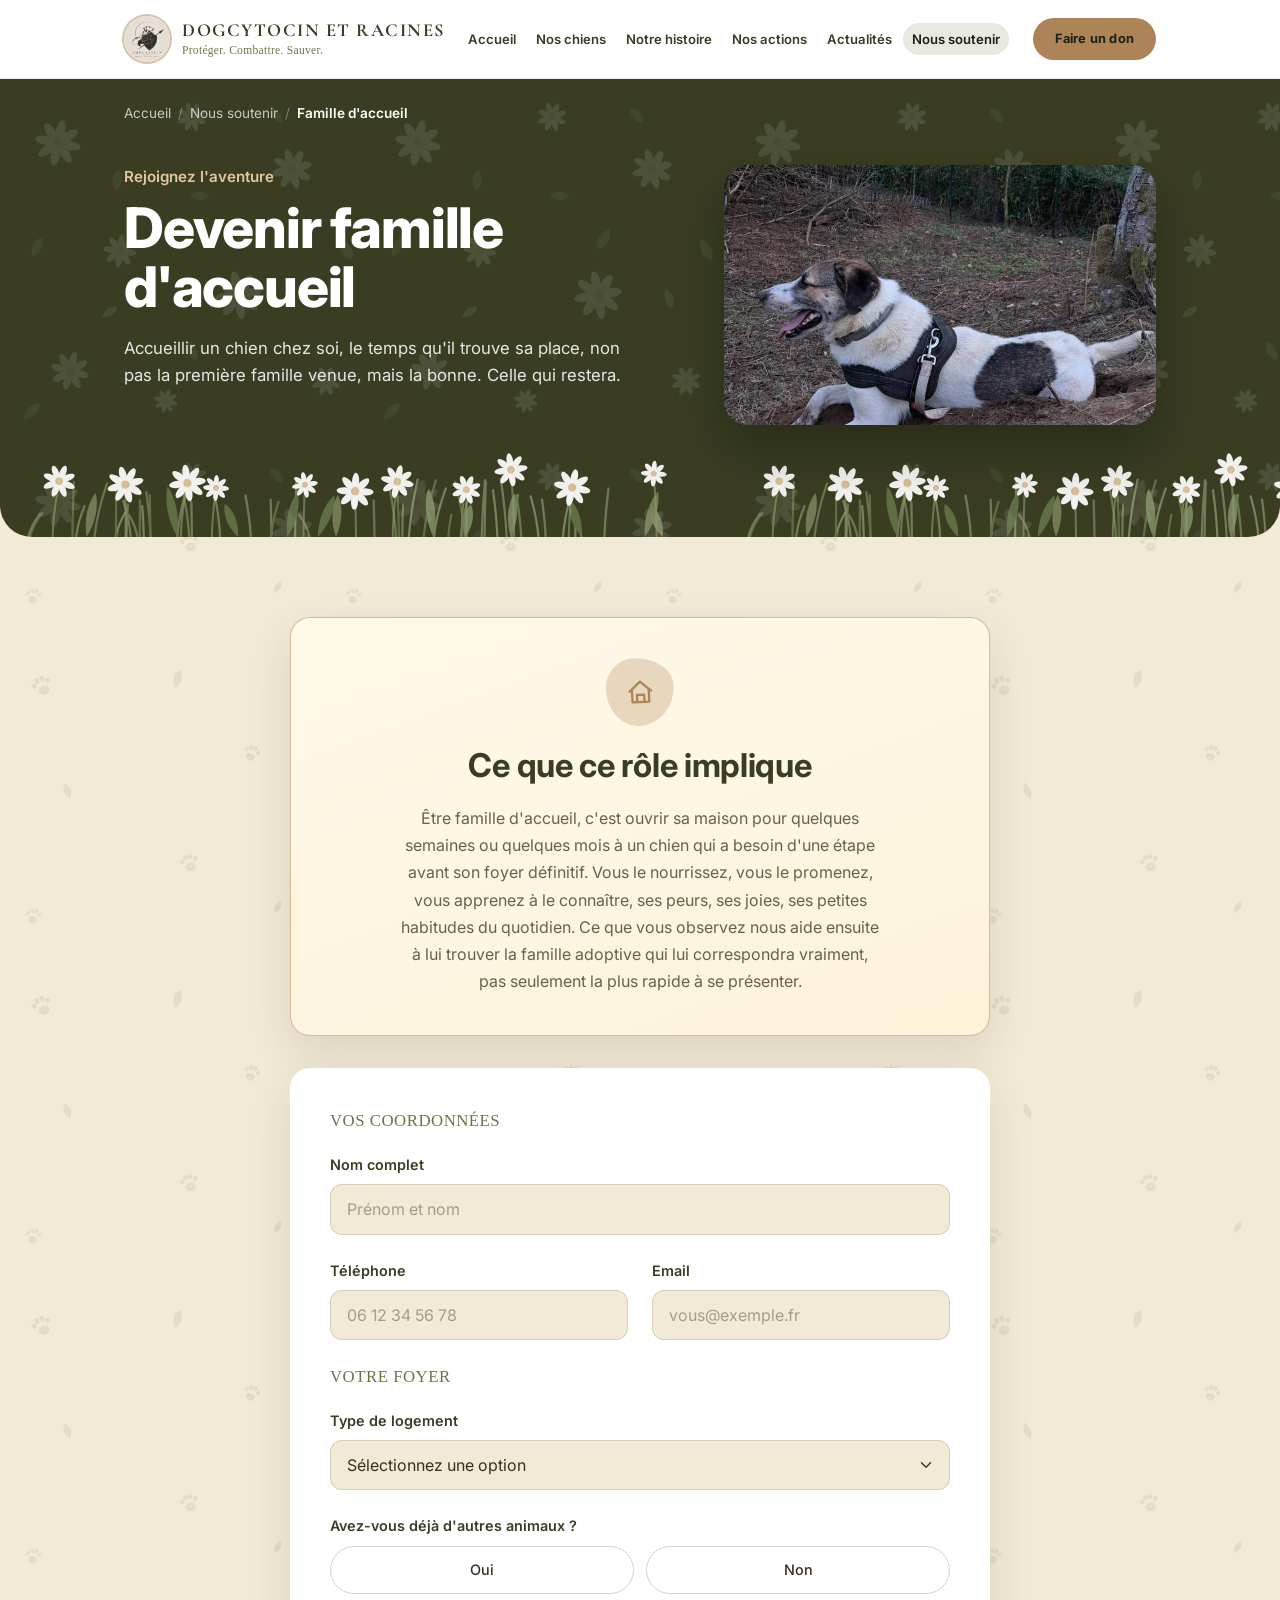
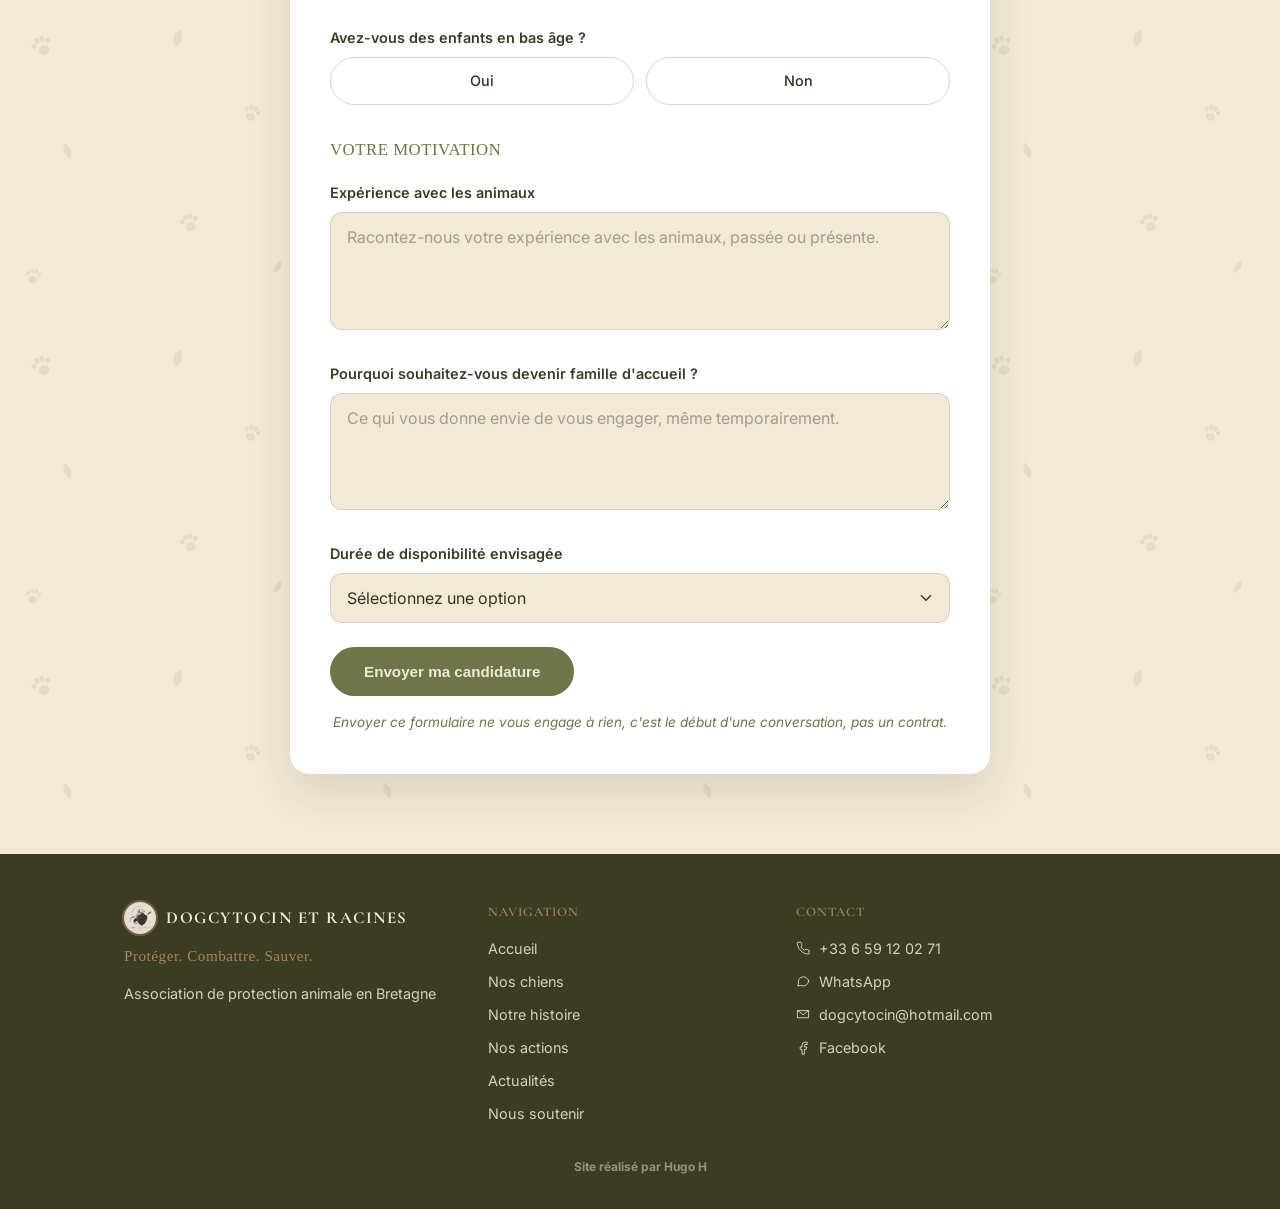
<file: famille-accueil.html>
<!DOCTYPE html>
<html lang="fr">
<head>
<meta charset="UTF-8">
<meta name="viewport" content="width=device-width, initial-scale=1.0, maximum-scale=1.0, user-scalable=no">
<title>Devenir famille d'accueil, Dogcytocin et Racines</title>
<meta name="description" content="Devenez famille d'accueil pour un chien en attente de la bonne famille adoptive définitive. Découvrez le rôle et déposez votre candidature.">
<meta property="og:type" content="website">
<meta property="og:locale" content="fr_FR">
<meta property="og:title" content="Devenir famille d'accueil, Dogcytocin et Racines">
<meta property="og:description" content="Devenez famille d'accueil pour un chien en attente de la bonne famille adoptive définitive. Découvrez le rôle et déposez votre candidature.">
<meta property="og:image" content="https://dogcytocin.fr/images/og-image.png">
<meta property="og:url" content="https://dogcytocin.fr/famille-accueil">
<meta name="twitter:card" content="summary_large_image">
<link rel="icon" type="image/jpeg" href="images/logo.jpg">
<link rel="stylesheet" href="style.css">
</head>
<body class="paw-bg site-v2">

<header class="site-header">
  <div class="container">
    <a href="index.html" class="logo">
      <img src="images/logo.jpg" alt="Dogcytocin et Racines" class="logo-mark">
      <span class="logo-text">
        <span class="name">Dogcytocin et Racines</span>
        <span class="tagline">Protéger. Combattre. Sauver.</span>
      </span>
    </a>
    <button class="nav-toggle" aria-label="Ouvrir le menu">☰</button>
    <ul class="nav-links">
      <li><a href="index.html">Accueil</a></li>
      <li><a href="nos-chiens.html">Nos chiens</a></li>
      <li><a href="notre-histoire.html">Notre histoire</a></li>
      <li><a href="nos-actions.html">Nos actions</a></li>
      <li><a href="actualites.html">Actualités</a></li>
      <li><a href="nous-soutenir.html" class="active">Nous soutenir</a></li>
    </ul>
    <a href="nous-soutenir.html" class="nav-cta">Faire un don</a>
  </div>
</header>

<div class="page-header" style="--ph-img: url('images/chien-confiant.jpg'); --ph-pos: center 42%;">
  <div class="container">
    <nav class="breadcrumb" aria-label="Fil d'ariane">
    <a href="index.html">Accueil</a><span class="sep">/</span><a href="nous-soutenir.html">Nous soutenir</a><span class="sep">/</span><span class="current">Famille d'accueil</span>
    </nav>
    <span class="kicker">Rejoignez l'aventure</span>
    <h1>Devenir famille d'accueil</h1>
    <div class="divider on-cream"></div>
    <p>Accueillir un chien chez soi, le temps qu'il trouve sa place, non pas la première famille venue,
      mais la bonne. Celle qui restera.</p>
  </div>
</div>

<div class="wave-divider wave-to-cream" aria-hidden="true"></div>

<section>
  <div class="container">
    <div style="max-width: 700px; margin: 0 auto;">

      <div class="form-card intro-card fade-in">
        <span class="icon"><svg viewBox='0 0 24 24' stroke-width='1.6' stroke-linecap='round' stroke-linejoin='round'><path d='M3 11l9-8 9 8'/><path d='M5 10v10h14V10'/><path d='M9 20v-6h6v6'/></svg></span>
        <h2>Ce que ce rôle implique</h2>
        <div class="divider on-cream"></div>
        <p style="margin-top: 18px;">Être famille d'accueil, c'est ouvrir sa maison pour quelques semaines ou
          quelques mois à un chien qui a besoin d'une étape avant son foyer définitif. Vous le nourrissez,
          vous le promenez, vous apprenez à le connaître, ses peurs, ses joies, ses petites habitudes du
          quotidien. Ce que vous observez nous aide ensuite à lui trouver la famille adoptive qui lui
          correspondra vraiment, pas seulement la plus rapide à se présenter.</p>
      </div>

      <div class="form-card fade-in">
        <form id="foster-form" name="famille-accueil" method="POST" action="/api/foster-application">

          <!-- Piège à robots (anti-spam) : le serveur ignore silencieusement toute soumission où cette case est cochée -->
          <input type="checkbox" name="botcheck" tabindex="-1" autocomplete="off" style="display:none" aria-hidden="true">

          <span class="form-section-label">Vos coordonnées</span>

          <div class="form-field">
            <label for="fa-name">Nom complet</label>
            <input type="text" id="fa-name" name="nom_complet" required autocomplete="name" class="field" placeholder="Prénom et nom">
          </div>

          <div class="form-field form-row">
            <div>
              <label for="fa-phone">Téléphone</label>
              <input type="tel" id="fa-phone" name="telephone" required autocomplete="tel" class="field" placeholder="06 12 34 56 78">
            </div>
            <div>
              <label for="fa-email">Email</label>
              <input type="email" id="fa-email" name="email" required autocomplete="email" class="field" placeholder="vous@exemple.fr">
            </div>
          </div>

          <span class="form-section-label">Votre foyer</span>

          <div class="form-field">
            <label for="fa-logement">Type de logement</label>
            <select id="fa-logement" name="type_logement" required class="field">
              <option value="" disabled selected>Sélectionnez une option</option>
              <option value="Appartement sans extérieur">Appartement sans extérieur</option>
              <option value="Appartement avec balcon">Appartement avec balcon</option>
              <option value="Maison avec jardin">Maison avec jardin</option>
            </select>
          </div>

          <div class="form-field">
            <fieldset>
              <legend>Avez-vous déjà d'autres animaux ?</legend>
              <div class="radio-row">
                <label class="radio-pill">
                  <input type="radio" name="autres_animaux" value="Oui" required>
                  <span>Oui</span>
                </label>
                <label class="radio-pill">
                  <input type="radio" name="autres_animaux" value="Non" required>
                  <span>Non</span>
                </label>
              </div>
              <div id="autres-animaux-details">
                <label for="fa-animaux-details">Précisez (espèce, nombre, caractère...)</label>
                <input type="text" id="fa-animaux-details" name="details_autres_animaux" class="field" placeholder="Ex. un chat de 3 ans, très sociable">
              </div>
            </fieldset>
          </div>

          <div class="form-field">
            <fieldset>
              <legend>Avez-vous des enfants en bas âge ?</legend>
              <div class="radio-row">
                <label class="radio-pill">
                  <input type="radio" name="enfants_bas_age" value="Oui" required>
                  <span>Oui</span>
                </label>
                <label class="radio-pill">
                  <input type="radio" name="enfants_bas_age" value="Non" required>
                  <span>Non</span>
                </label>
              </div>
            </fieldset>
          </div>

          <span class="form-section-label">Votre motivation</span>

          <div class="form-field">
            <label for="fa-experience">Expérience avec les animaux</label>
            <textarea id="fa-experience" name="experience_animaux" rows="4" required class="field" placeholder="Racontez-nous votre expérience avec les animaux, passée ou présente."></textarea>
          </div>

          <div class="form-field">
            <label for="fa-motivation">Pourquoi souhaitez-vous devenir famille d'accueil ?</label>
            <textarea id="fa-motivation" name="motivation" rows="4" required class="field" placeholder="Ce qui vous donne envie de vous engager, même temporairement."></textarea>
          </div>

          <div class="form-field">
            <label for="fa-duree">Durée de disponibilité envisagée</label>
            <select id="fa-duree" name="duree_disponibilite" required class="field">
              <option value="" disabled selected>Sélectionnez une option</option>
              <option value="Quelques semaines">Quelques semaines</option>
              <option value="Quelques mois">Quelques mois</option>
              <option value="Longue durée">Longue durée</option>
              <option value="Je ne sais pas encore">Je ne sais pas encore</option>
            </select>
          </div>

          <p id="foster-error" class="form-msg-error" hidden></p>

          <button type="submit" id="foster-submit" class="btn btn-primary">Envoyer ma candidature</button>
          <p class="form-reassurance">Envoyer ce formulaire ne vous engage à rien, c'est le début d'une
            conversation, pas un contrat.</p>
        </form>

        <div id="foster-success" class="form-success" hidden>
          <h2>Merci !</h2>
          <p>Votre message vient d'atterrir chez nous, et on est déjà touchés que vous ayez pensé à eux.
            On revient vers vous très vite, promis.</p>
        </div>
      </div>

    </div>
  </div>
</section>

<div class="wave-divider wave-to-green" aria-hidden="true"></div>

<footer class="site-footer">
  <div class="container">
    <div class="footer-grid">
      <div class="footer-col footer-brand">
        <div class="footer-logo"><img src="images/logo.jpg" alt="Dogcytocin et Racines">Dogcytocin et Racines</div>
        <p class="footer-tagline">Protéger. Combattre. Sauver.</p>
        <p>Association de protection animale en Bretagne</p>
      </div>
      <div class="footer-col">
        <h4>Navigation</h4>
        <nav class="footer-nav">
          <a href="index.html">Accueil</a>
          <a href="nos-chiens.html">Nos chiens</a>
          <a href="notre-histoire.html">Notre histoire</a>
          <a href="nos-actions.html">Nos actions</a>
          <a href="actualites.html">Actualités</a>
          <a href="nous-soutenir.html">Nous soutenir</a>
        </nav>
      </div>
      <div class="footer-col">
        <h4>Contact</h4>
        <div class="footer-contact">
          <a href="tel:+33659120271"><svg viewBox='0 0 24 24' fill='none' stroke-width='1.6' stroke-linecap='round' stroke-linejoin='round'><path d='M22 16.9v3a2 2 0 0 1-2.2 2 19.8 19.8 0 0 1-8.6-3.1 19.5 19.5 0 0 1-6-6A19.8 19.8 0 0 1 2.1 4.2 2 2 0 0 1 4.1 2h3a2 2 0 0 1 2 1.7c.1.9.3 1.8.6 2.7a2 2 0 0 1-.4 2.1L8.1 9.6a16 16 0 0 0 6 6l1.1-1.2a2 2 0 0 1 2.1-.4c.9.3 1.8.5 2.7.6a2 2 0 0 1 1.7 2z'/></svg> +33 6 59 12 02 71</a>
          <a href="https://wa.me/33659120271" target="_blank" rel="noopener"><svg viewBox='0 0 24 24' fill='none' stroke-width='1.6' stroke-linecap='round' stroke-linejoin='round'><path d='M21 11.5a8.4 8.4 0 0 1-8.9 8.4 8.5 8.5 0 0 1-4-1L3 20l1.1-5A8.5 8.5 0 1 1 21 11.5z'/></svg> WhatsApp</a>
          <a href="mailto:dogcytocin@hotmail.com"><svg viewBox='0 0 24 24' fill='none' stroke-width='1.6' stroke-linecap='round' stroke-linejoin='round'><path d='M3 6h18v12H3z'/><path d='M3 6l9 7 9-7'/></svg> dogcytocin@hotmail.com</a>
          <a href="https://www.facebook.com/profile.php?id=61591955473990" target="_blank" rel="noopener"><svg viewBox='0 0 24 24' fill='none' stroke-width='1.6' stroke-linecap='round' stroke-linejoin='round'><path d='M18 2h-3a5 5 0 0 0-5 5v3H7v4h3v8h4v-8h3l1-4h-4V7a1 1 0 0 1 1-1h3z'/></svg> Facebook</a>
        </div>
      </div>
    </div>
    <div class="divider on-green"></div>
    <p class="footer-credit">Site réalisé par Hugo H</p>
  </div>
</footer>

<script src="script.js"></script>
</body>
</html>
</file>
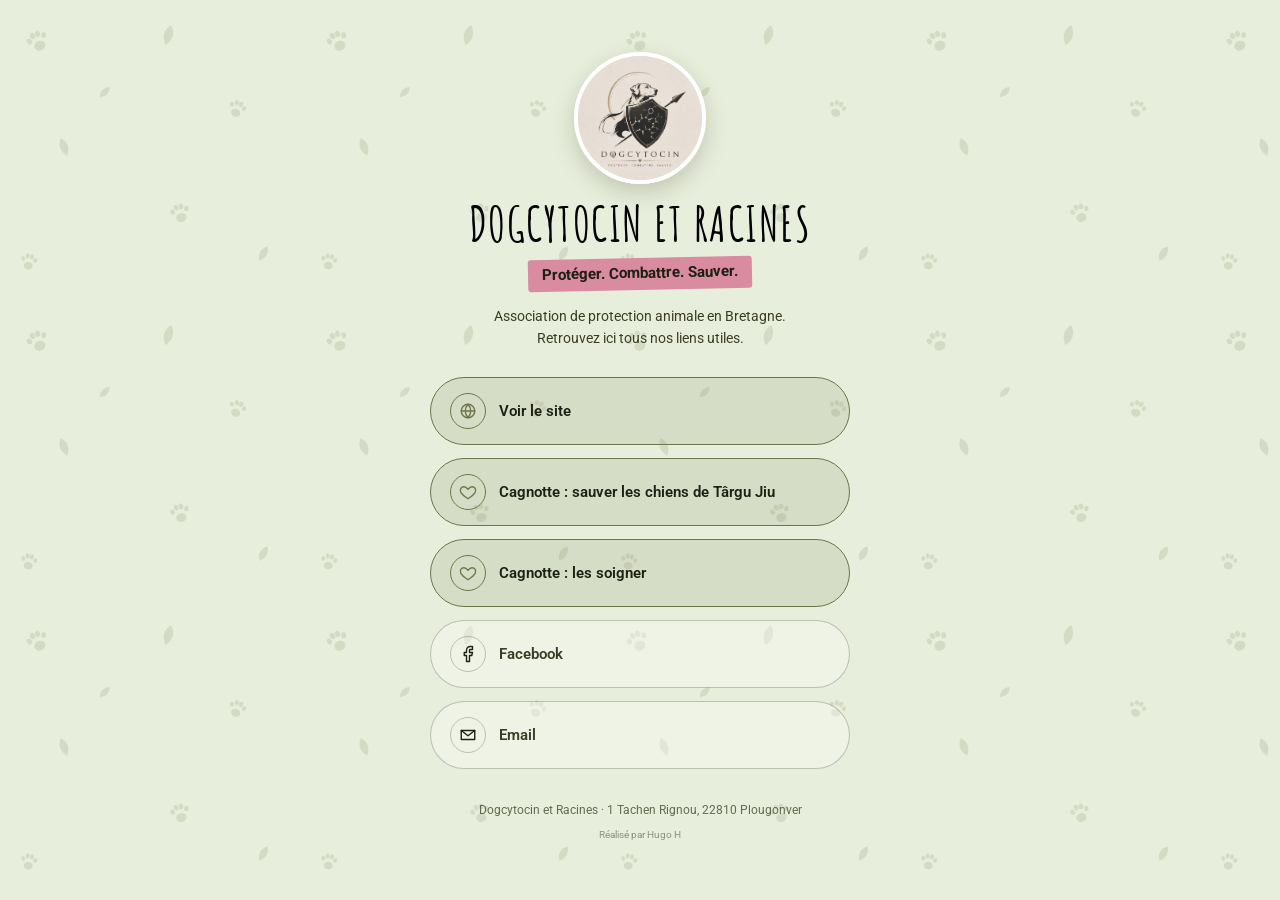
<file: liens.html>
<!DOCTYPE html>
<html lang="fr">
<head>
<meta charset="UTF-8">
<meta name="viewport" content="width=device-width, initial-scale=1.0, maximum-scale=1.0, user-scalable=no">
<meta name="robots" content="noindex, follow">
<title>Liens, Dogcytocin et Racines</title>
<meta name="description" content="Tous les liens de Dogcytocin et Racines au même endroit : le site, l'adoption, les candidatures, les dons et nos contacts.">
<link rel="icon" type="image/jpeg" href="images/logo.jpg">
<link rel="stylesheet" href="style.css">
</head>
<body class="links-page">

<div class="links-container">
  <img src="images/logo.jpg" alt="Dogcytocin et Racines" class="links-logo">
  <h1 class="links-name">Dogcytocin et Racines</h1>
  <p class="links-tagline">Protéger. Combattre. Sauver.</p>
  <p class="links-desc">Association de protection animale en Bretagne. Retrouvez ici tous nos liens utiles.</p>

  <ul class="links-list">
    <li>
      <a href="index.html" class="links-btn is-primary">
        <span class="icon"><svg viewBox='0 0 24 24' fill='none' stroke-width='1.6' stroke-linecap='round' stroke-linejoin='round'><circle cx='12' cy='12' r='9'/><path d='M3 12h18M12 3c2.3 2.5 3.6 5.5 3.6 9s-1.3 6.5-3.6 9c-2.3-2.5-3.6-5.5-3.6-9s1.3-6.5 3.6-9z'/></svg></span>
        Voir le site
      </a>
    </li>
    <li>
      <a href="https://www.gofundme.com/f/save-the-dogs-of-targu-jiu-sauvons-les-chiens-de-targu-jiu" target="_blank" rel="noopener" class="links-btn is-primary">
        <span class="icon"><svg viewBox='0 0 24 24' fill='none' stroke-width='1.6' stroke-linecap='round' stroke-linejoin='round'><path d='M12 21s-7.1-4.35-9.6-8.6C.6 8.4 3.1 5 6.6 5c2 0 3.5 1.2 5.4 3.4C13.9 6.2 15.4 5 17.4 5c3.5 0 6 3.4 4.2 7.4C19.1 16.65 12 21 12 21z'/></svg></span>
        Cagnotte : sauver les chiens de Târgu Jiu
      </a>
    </li>
    <li>
      <a href="https://www.gofundme.com/f/nous-avons-besoin-de-vous-pour-les-soigner" target="_blank" rel="noopener" class="links-btn is-primary">
        <span class="icon"><svg viewBox='0 0 24 24' fill='none' stroke-width='1.6' stroke-linecap='round' stroke-linejoin='round'><path d='M12 21s-7.1-4.35-9.6-8.6C.6 8.4 3.1 5 6.6 5c2 0 3.5 1.2 5.4 3.4C13.9 6.2 15.4 5 17.4 5c3.5 0 6 3.4 4.2 7.4C19.1 16.65 12 21 12 21z'/></svg></span>
        Cagnotte : les soigner
      </a>
    </li>
    <li>
      <a href="https://www.facebook.com/profile.php?id=61591955473990" target="_blank" rel="noopener" class="links-btn">
        <span class="icon"><svg viewBox='0 0 24 24' fill='none' stroke-width='1.6' stroke-linecap='round' stroke-linejoin='round'><path d='M18 2h-3a5 5 0 0 0-5 5v3H7v4h3v8h4v-8h3l1-4h-4V7a1 1 0 0 1 1-1h3z'/></svg></span>
        Facebook
      </a>
    </li>
    <li>
      <a href="mailto:dogcytocin@hotmail.com" class="links-btn">
        <span class="icon"><svg viewBox='0 0 24 24' fill='none' stroke-width='1.6' stroke-linecap='round' stroke-linejoin='round'><path d='M3 6h18v12H3z'/><path d='M3 6l9 7 9-7'/></svg></span>
        Email
      </a>
    </li>
  </ul>

  <p class="links-footer">Dogcytocin et Racines · 1 Tachen Rignou, 22810 Plougonver</p>
  <p class="links-credit">Réalisé par Hugo H</p>
</div>

</body>
</html>
</file>
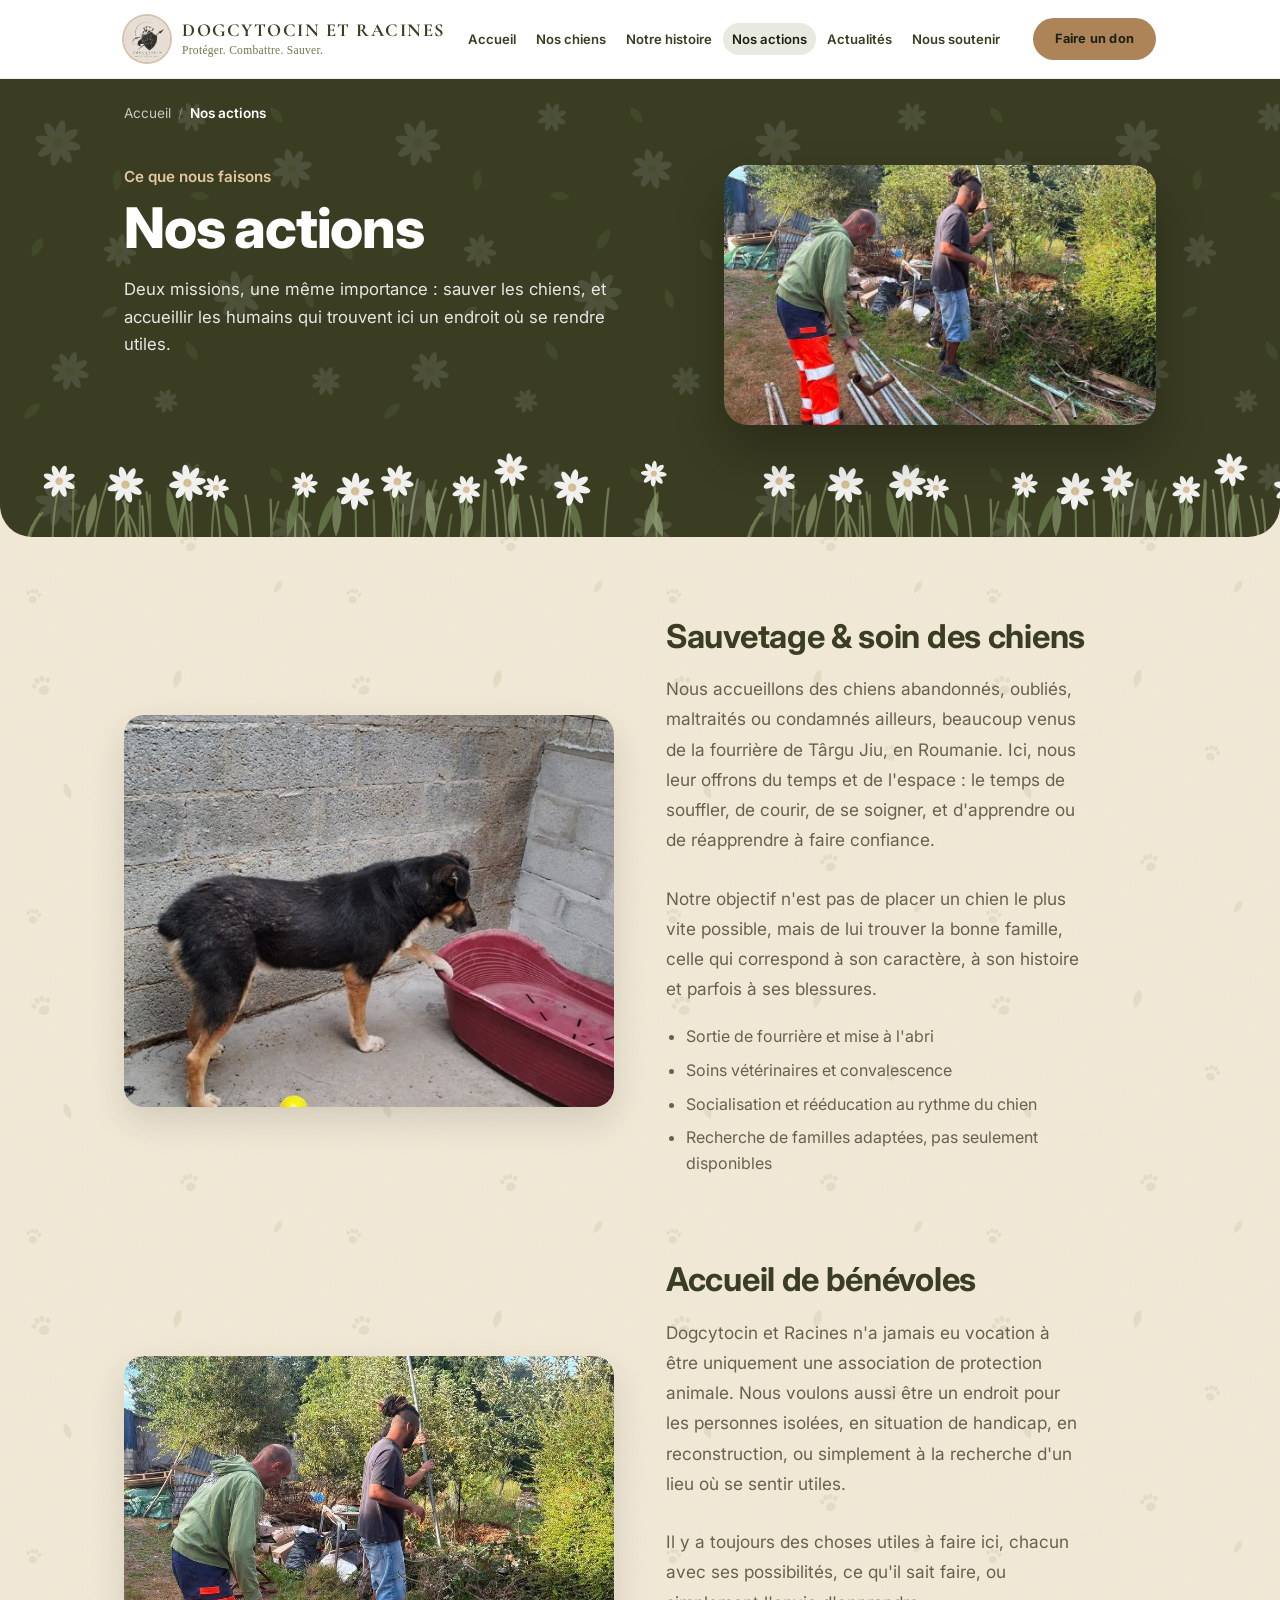
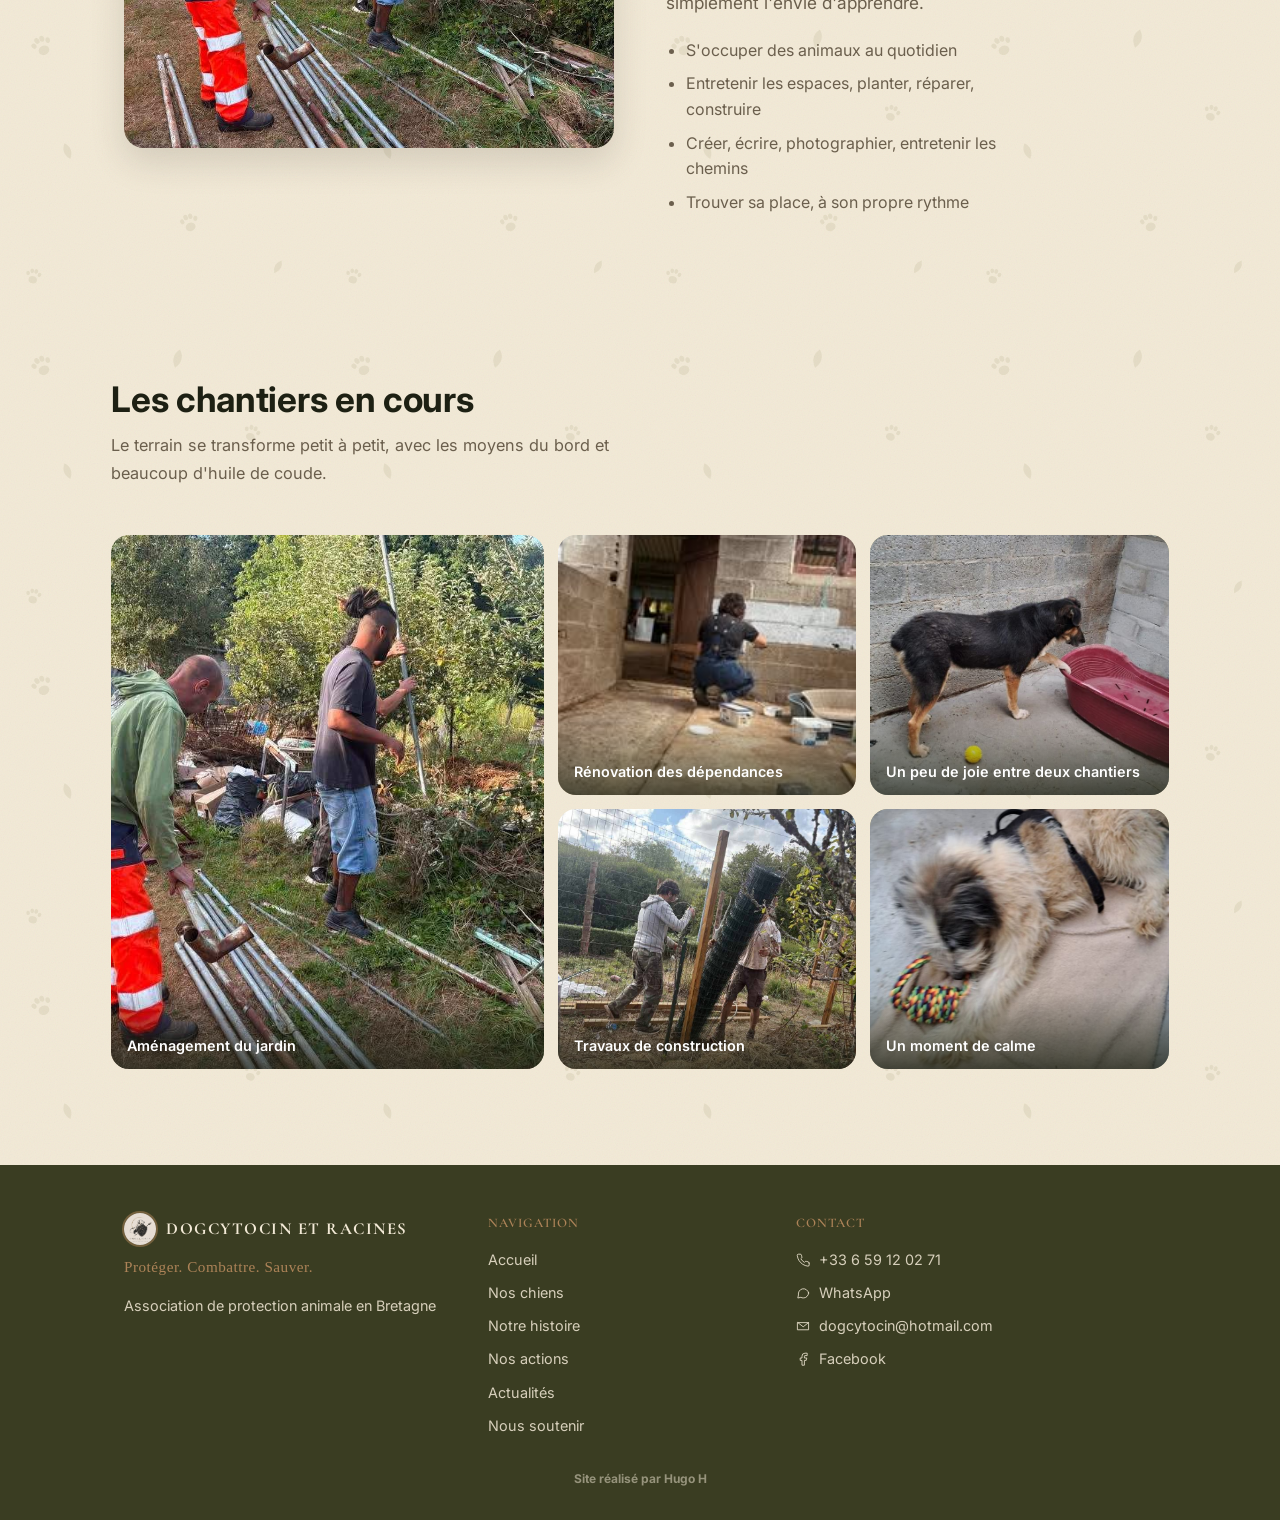
<file: nos-actions.html>
<!DOCTYPE html>
<html lang="fr">
<head>
<meta charset="UTF-8">
<meta name="viewport" content="width=device-width, initial-scale=1.0, maximum-scale=1.0, user-scalable=no">
<title>Nos actions, Dogcytocin et Racines</title>
<meta name="description" content="Sauvetage et soin des chiens, accueil de bénévoles isolés ou en situation de handicap.">
<meta property="og:type" content="website">
<meta property="og:locale" content="fr_FR">
<meta property="og:title" content="Nos actions, Dogcytocin et Racines">
<meta property="og:description" content="Sauvetage et soin des chiens, accueil de bénévoles isolés ou en situation de handicap.">
<meta property="og:image" content="https://dogcytocin.fr/images/og-image.png">
<meta property="og:url" content="https://dogcytocin.fr/nos-actions">
<meta name="twitter:card" content="summary_large_image">
<link rel="icon" type="image/jpeg" href="images/logo.jpg">
<link rel="stylesheet" href="style.css">
</head>
<body class="grain-light paw-bg site-v2">

<header class="site-header">
  <div class="container">
    <a href="index.html" class="logo">
      <img src="images/logo.jpg" alt="Dogcytocin et Racines" class="logo-mark">
      <span class="logo-text">
        <span class="name">Dogcytocin et Racines</span>
        <span class="tagline">Protéger. Combattre. Sauver.</span>
      </span>
    </a>
    <button class="nav-toggle" aria-label="Ouvrir le menu">☰</button>
    <ul class="nav-links">
      <li><a href="index.html">Accueil</a></li>
      <li><a href="nos-chiens.html">Nos chiens</a></li>
      <li><a href="notre-histoire.html">Notre histoire</a></li>
      <li><a href="nos-actions.html" class="active">Nos actions</a></li>
      <li><a href="actualites.html">Actualités</a></li>
      <li><a href="nous-soutenir.html">Nous soutenir</a></li>
    </ul>
    <a href="nous-soutenir.html" class="nav-cta">Faire un don</a>
  </div>
</header>

<div class="page-header" style="--ph-img: url('images/chantier-poteaux.jpg'); --ph-pos: center 45%;">
  <div class="container">
    <nav class="breadcrumb" aria-label="Fil d'ariane">
    <a href="index.html">Accueil</a><span class="sep">/</span><span class="current">Nos actions</span>
    </nav>
    <span class="kicker">Ce que nous faisons</span>
    <h1>Nos actions</h1>
    <div class="divider on-cream"></div>
    <p>Deux missions, une même importance : sauver les chiens, et accueillir les humains
      qui trouvent ici un endroit où se rendre utiles.</p>
  </div>
</div>

<div class="wave-divider wave-to-cream" aria-hidden="true"></div>

<section>
  <div class="container">
    <div class="feature-split fade-in">
      <div class="feature-split-media">
        <img src="images/chien-jouet.jpg" alt="Un chien de l'association avec son jouet" loading="lazy">
      </div>
      <div class="feature-split-text">
        <span class="card-number">01</span>
        <h2>Sauvetage &amp; soin des chiens</h2>
        <p>Nous accueillons des chiens abandonnés, oubliés, maltraités ou condamnés ailleurs, beaucoup
          venus de la fourrière de Târgu Jiu, en Roumanie. Ici, nous leur offrons du temps et de
          l'espace : le temps de souffler, de courir, de se soigner, et d'apprendre ou de réapprendre
          à faire confiance.</p>
        <p>Notre objectif n'est pas de placer un chien le plus vite possible, mais de lui trouver la
          bonne famille, celle qui correspond à son caractère, à son histoire et parfois à ses
          blessures.</p>
        <ul>
          <li>Sortie de fourrière et mise à l'abri</li>
          <li>Soins vétérinaires et convalescence</li>
          <li>Socialisation et rééducation au rythme du chien</li>
          <li>Recherche de familles adaptées, pas seulement disponibles</li>
        </ul>
      </div>
    </div>

    <div class="feature-split fade-in" style="margin-top: 48px;">
      <div class="feature-split-media">
        <img src="images/chantier-poteaux.jpg" alt="Des bénévoles installant des poteaux" loading="lazy">
      </div>
      <div class="feature-split-text">
        <span class="card-number">02</span>
        <h2>Accueil de bénévoles</h2>
        <p>Dogcytocin et Racines n'a jamais eu vocation à être uniquement une association de protection animale. Nous voulons aussi
          être un endroit pour les personnes isolées, en situation de handicap, en reconstruction, ou
          simplement à la recherche d'un lieu où se sentir utiles.</p>
        <p>Il y a toujours des choses utiles à faire ici, chacun avec ses possibilités, ce qu'il sait
          faire, ou simplement l'envie d'apprendre.</p>
        <ul>
          <li>S'occuper des animaux au quotidien</li>
          <li>Entretenir les espaces, planter, réparer, construire</li>
          <li>Créer, écrire, photographier, entretenir les chemins</li>
          <li>Trouver sa place, à son propre rythme</li>
        </ul>
      </div>
    </div>
  </div>
</section>

<section class="hv2-section hv2-section-tight">
  <div class="hv2-wrap">
    <div class="hv2-head">
      <h2 class="hv2-h2">Les chantiers en cours</h2>
      <p class="hv2-sub">Le terrain se transforme petit à petit, avec les moyens du bord et beaucoup d'huile de coude.</p>
    </div>
    <div class="hv2-gallery">
      <figure class="is-featured">
        <img src="images/chantier-debroussaillage.jpg" alt="Aménagement du jardin" loading="lazy">
        <figcaption>Aménagement du jardin</figcaption>
      </figure>
      <figure>
        <img src="images/chantier-renovation.jpg" alt="Rénovation d'une dépendance" loading="lazy">
        <figcaption>Rénovation des dépendances</figcaption>
      </figure>
      <figure>
        <img src="images/chien-jouet.jpg" alt="Un chien de l'association avec son jouet" loading="lazy" style="object-position: center 62%;">
        <figcaption>Un peu de joie entre deux chantiers</figcaption>
      </figure>
      <figure>
        <img src="images/chantier-cloture.jpg" alt="Des bénévoles installant une clôture" loading="lazy">
        <figcaption>Travaux de construction</figcaption>
      </figure>
      <figure>
        <img src="images/chiens-calins.jpg" alt="Un chien de l'association blotti au calme" loading="lazy" style="object-position: center 75%;">
        <figcaption>Un moment de calme</figcaption>
      </figure>
    </div>
  </div>
</section>

<div class="wave-divider wave-to-green" aria-hidden="true"></div>

<footer class="site-footer">
  <div class="container">
    <div class="footer-grid">
      <div class="footer-col footer-brand">
        <div class="footer-logo"><img src="images/logo.jpg" alt="Dogcytocin et Racines">Dogcytocin et Racines</div>
        <p class="footer-tagline">Protéger. Combattre. Sauver.</p>
        <p>Association de protection animale en Bretagne</p>
      </div>
      <div class="footer-col">
        <h4>Navigation</h4>
        <nav class="footer-nav">
          <a href="index.html">Accueil</a>
          <a href="nos-chiens.html">Nos chiens</a>
          <a href="notre-histoire.html">Notre histoire</a>
          <a href="nos-actions.html">Nos actions</a>
          <a href="actualites.html">Actualités</a>
          <a href="nous-soutenir.html">Nous soutenir</a>
        </nav>
      </div>
      <div class="footer-col">
        <h4>Contact</h4>
        <div class="footer-contact">
          <a href="tel:+33659120271"><svg viewBox='0 0 24 24' fill='none' stroke-width='1.6' stroke-linecap='round' stroke-linejoin='round'><path d='M22 16.9v3a2 2 0 0 1-2.2 2 19.8 19.8 0 0 1-8.6-3.1 19.5 19.5 0 0 1-6-6A19.8 19.8 0 0 1 2.1 4.2 2 2 0 0 1 4.1 2h3a2 2 0 0 1 2 1.7c.1.9.3 1.8.6 2.7a2 2 0 0 1-.4 2.1L8.1 9.6a16 16 0 0 0 6 6l1.1-1.2a2 2 0 0 1 2.1-.4c.9.3 1.8.5 2.7.6a2 2 0 0 1 1.7 2z'/></svg> +33 6 59 12 02 71</a>
          <a href="https://wa.me/33659120271" target="_blank" rel="noopener"><svg viewBox='0 0 24 24' fill='none' stroke-width='1.6' stroke-linecap='round' stroke-linejoin='round'><path d='M21 11.5a8.4 8.4 0 0 1-8.9 8.4 8.5 8.5 0 0 1-4-1L3 20l1.1-5A8.5 8.5 0 1 1 21 11.5z'/></svg> WhatsApp</a>
          <a href="mailto:dogcytocin@hotmail.com"><svg viewBox='0 0 24 24' fill='none' stroke-width='1.6' stroke-linecap='round' stroke-linejoin='round'><path d='M3 6h18v12H3z'/><path d='M3 6l9 7 9-7'/></svg> dogcytocin@hotmail.com</a>
          <a href="https://www.facebook.com/profile.php?id=61591955473990" target="_blank" rel="noopener"><svg viewBox='0 0 24 24' fill='none' stroke-width='1.6' stroke-linecap='round' stroke-linejoin='round'><path d='M18 2h-3a5 5 0 0 0-5 5v3H7v4h3v8h4v-8h3l1-4h-4V7a1 1 0 0 1 1-1h3z'/></svg> Facebook</a>
        </div>
      </div>
    </div>
    <div class="divider on-green"></div>
    <p class="footer-credit">Site réalisé par Hugo H</p>
  </div>
</footer>

<script src="script.js"></script>
</body>
</html>
</file>
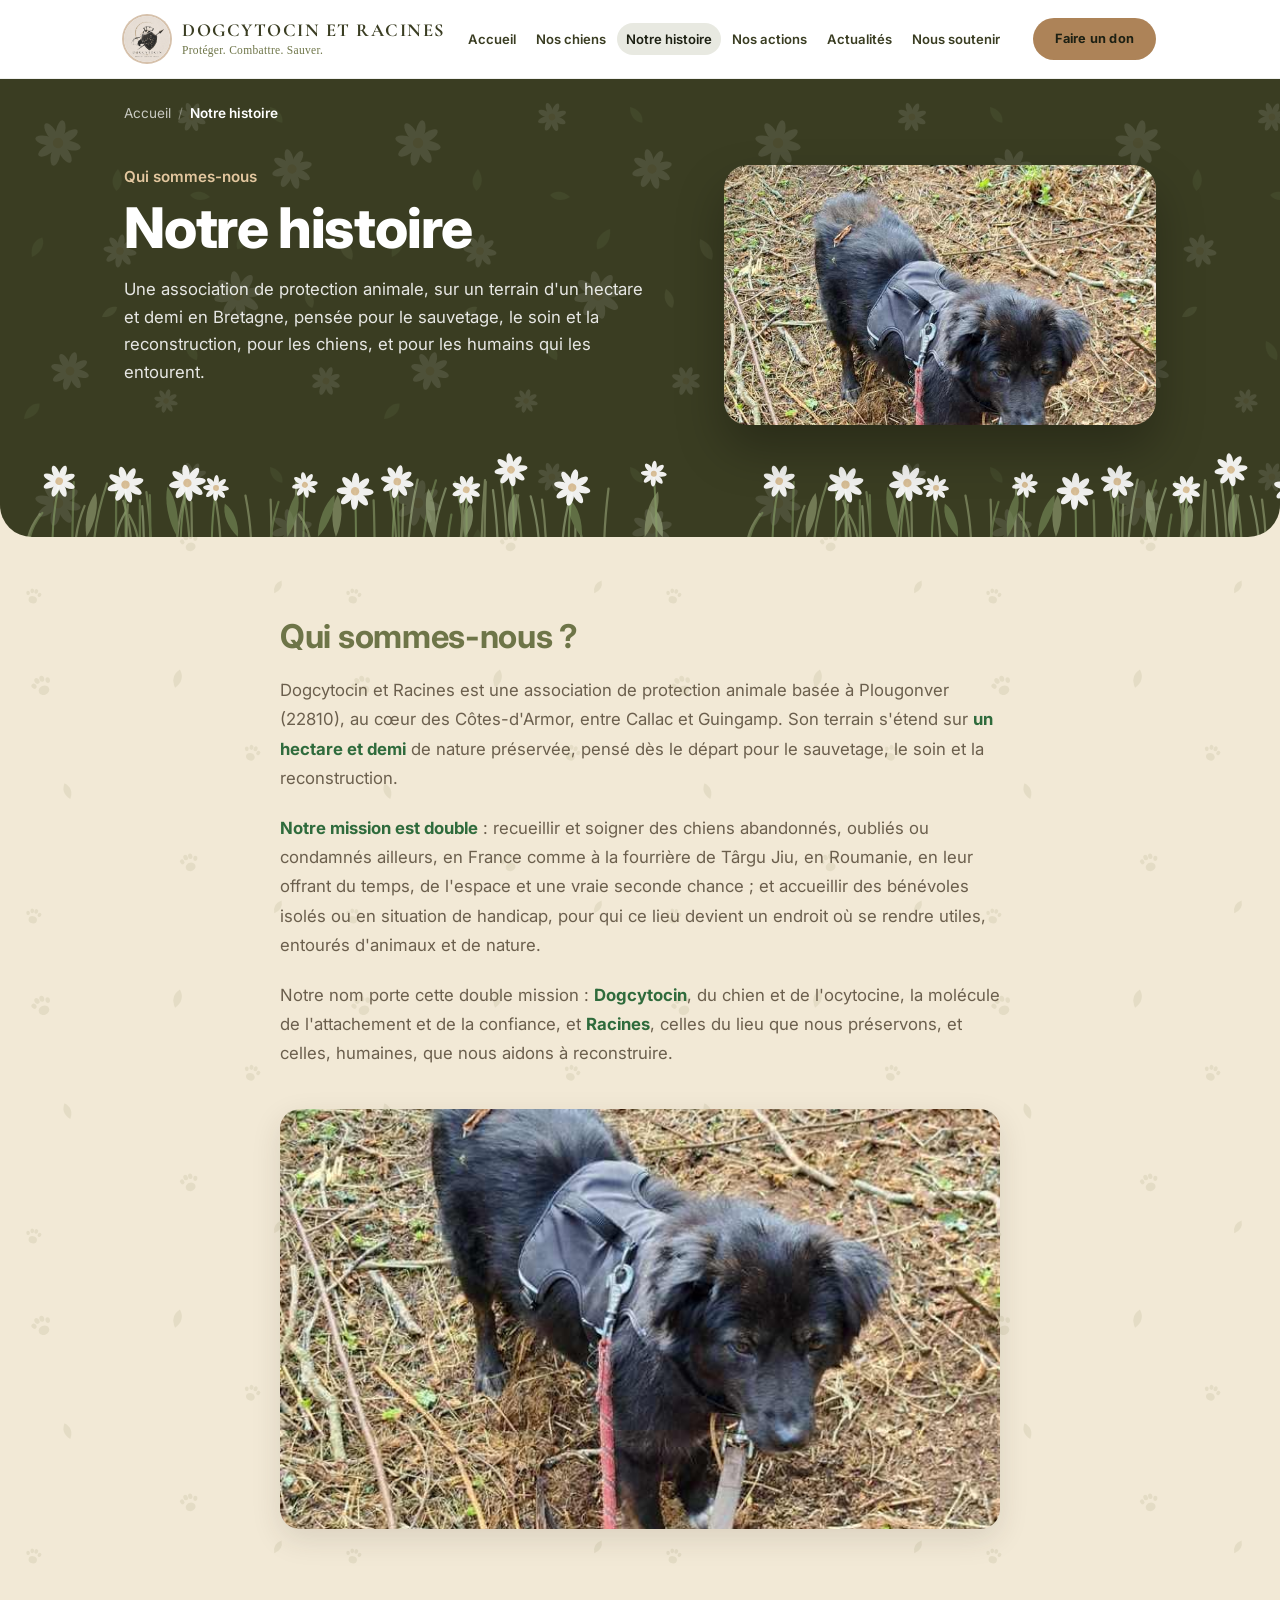
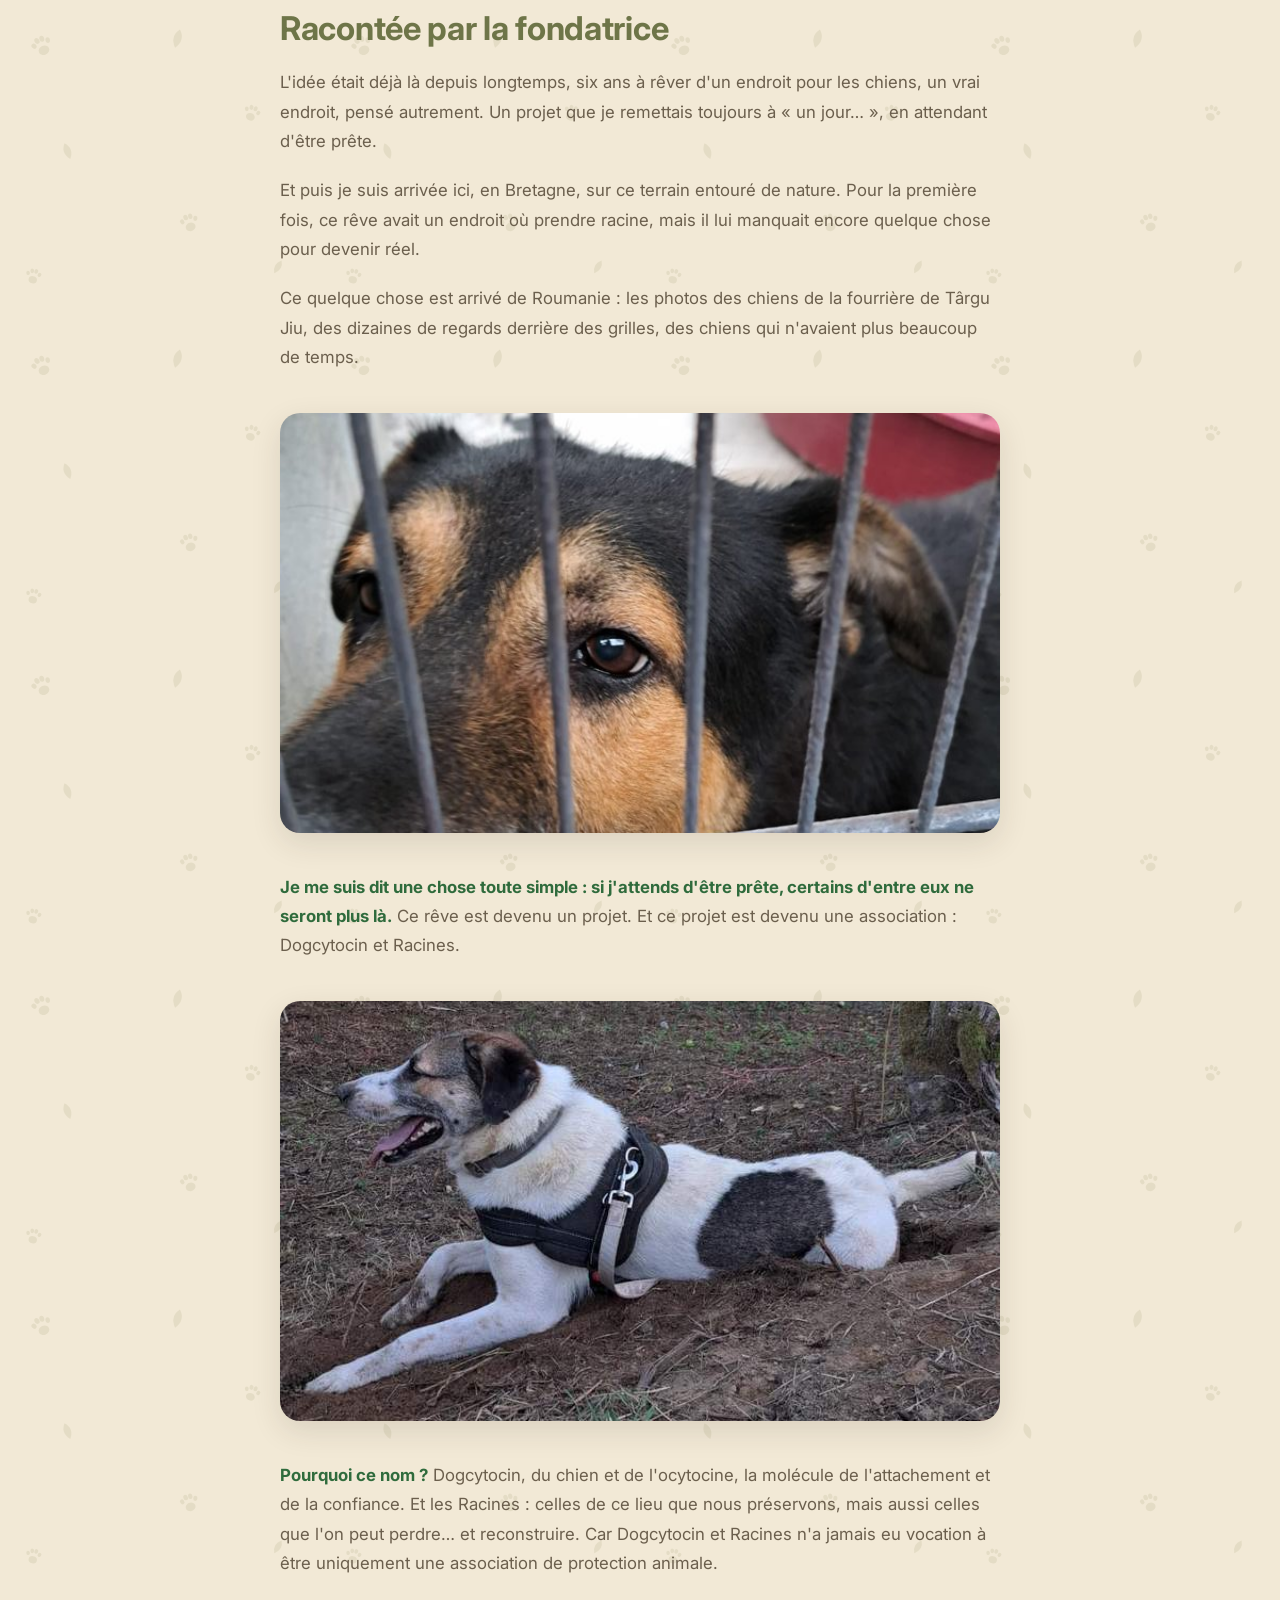
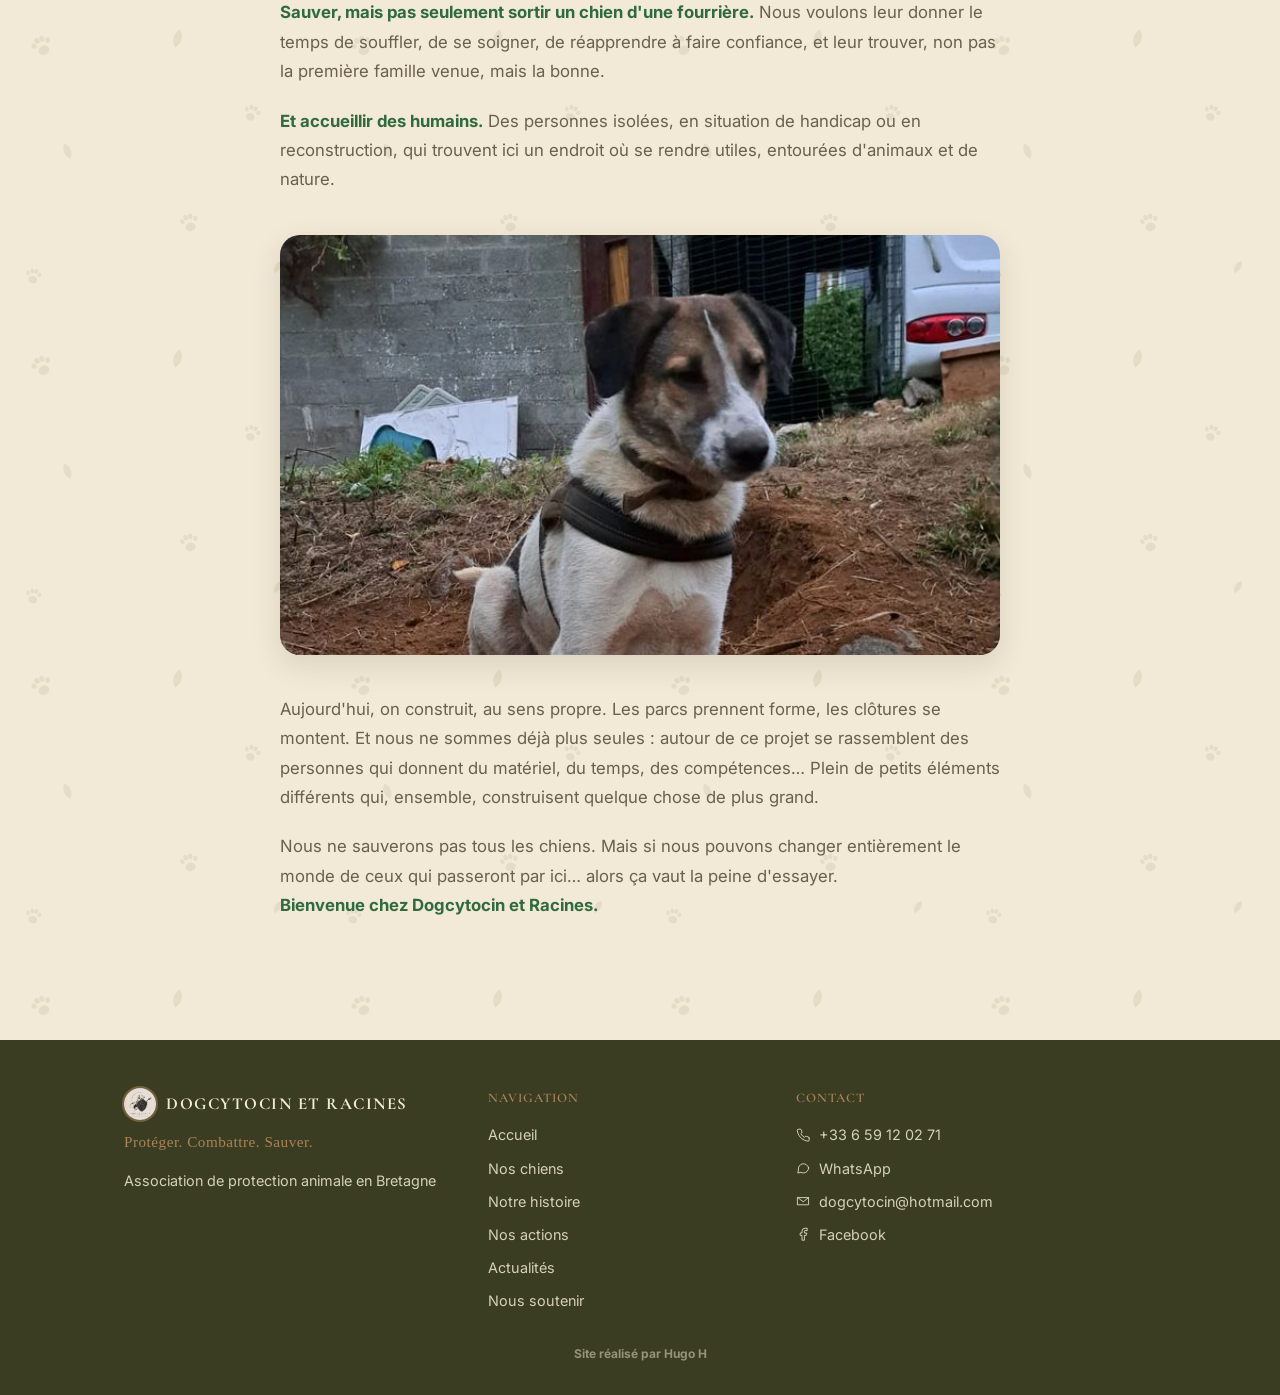
<file: notre-histoire.html>
<!DOCTYPE html>
<html lang="fr">
<head>
<meta charset="UTF-8">
<meta name="viewport" content="width=device-width, initial-scale=1.0, maximum-scale=1.0, user-scalable=no">
<title>Notre histoire, Dogcytocin et Racines</title>
<meta name="description" content="Qui sommes-nous, nos deux missions, et l'histoire de Dogcytocin et Racines racontée par sa fondatrice.">
<meta property="og:type" content="website">
<meta property="og:locale" content="fr_FR">
<meta property="og:title" content="Notre histoire, Dogcytocin et Racines">
<meta property="og:description" content="Qui sommes-nous, nos deux missions, et l'histoire de Dogcytocin et Racines racontée par sa fondatrice.">
<meta property="og:image" content="https://dogcytocin.fr/images/og-image.png">
<meta property="og:url" content="https://dogcytocin.fr/notre-histoire">
<meta name="twitter:card" content="summary_large_image">
<link rel="icon" type="image/jpeg" href="images/logo.jpg">
<link rel="stylesheet" href="style.css">
</head>
<body class="paw-bg site-v2">

<header class="site-header">
  <div class="container">
    <a href="index.html" class="logo">
      <img src="images/logo.jpg" alt="Dogcytocin et Racines" class="logo-mark">
      <span class="logo-text">
        <span class="name">Dogcytocin et Racines</span>
        <span class="tagline">Protéger. Combattre. Sauver.</span>
      </span>
    </a>
    <button class="nav-toggle" aria-label="Ouvrir le menu">☰</button>
    <ul class="nav-links">
      <li><a href="index.html">Accueil</a></li>
      <li><a href="nos-chiens.html">Nos chiens</a></li>
      <li><a href="notre-histoire.html" class="active">Notre histoire</a></li>
      <li><a href="nos-actions.html">Nos actions</a></li>
      <li><a href="actualites.html">Actualités</a></li>
      <li><a href="nous-soutenir.html">Nous soutenir</a></li>
    </ul>
    <a href="nous-soutenir.html" class="nav-cta">Faire un don</a>
  </div>
</header>

<div class="page-header" style="--ph-img: url('images/chien-promenade.jpg'); --ph-pos: center 38%;">
  <div class="container">
    <nav class="breadcrumb" aria-label="Fil d'ariane">
    <a href="index.html">Accueil</a><span class="sep">/</span><span class="current">Notre histoire</span>
    </nav>
    <span class="kicker">Qui sommes-nous</span>
    <h1>Notre histoire</h1>
    <div class="divider on-cream"></div>
    <p>Une association de protection animale, sur un terrain d'un hectare et demi en Bretagne, pensée pour le sauvetage, le soin et la reconstruction, pour les chiens, et pour les humains qui les entourent.</p>
  </div>
</div>

<section>
  <div class="container">
    <div class="who-we-are fade-in">
      <h2>Qui sommes-nous ?</h2>
      <p>Dogcytocin et Racines est une association de protection animale basée à Plougonver (22810), au cœur des
        Côtes-d'Armor, entre Callac et Guingamp. Son terrain s'étend sur <strong>un hectare et demi</strong>
        de nature préservée, pensé dès le départ pour le sauvetage, le soin et la reconstruction.</p>
      <p><strong>Notre mission est double</strong> : recueillir et soigner des chiens abandonnés, oubliés
        ou condamnés ailleurs, en France comme à la fourrière de Târgu Jiu, en Roumanie, en leur offrant
        du temps, de l'espace et une vraie seconde chance ; et accueillir des bénévoles isolés ou en
        situation de handicap, pour qui ce lieu devient un endroit où se rendre utiles, entourés d'animaux
        et de nature.</p>
      <p>Notre nom porte cette double mission : <strong>Dogcytocin</strong>, du chien et de l'ocytocine, la molécule de l'attachement et de la confiance, et <strong>Racines</strong>, celles du lieu que
        nous préservons, et celles, humaines, que nous aidons à reconstruire.</p>
    </div>
    <figure class="who-we-are-photo fade-in">
      <img src="images/chien-promenade.jpg" alt="Un chien de l'association en promenade dans la nature" loading="lazy" style="object-position: center 50%;">
    </figure>
  </div>
</section>

<section style="padding-top: 0;">
  <div class="container">
    <div class="who-we-are fade-in">
      <h2>Racontée par la fondatrice</h2>

      <p>L'idée était déjà là depuis longtemps, six ans à rêver d'un endroit pour les chiens, un vrai
        endroit, pensé autrement. Un projet que je remettais toujours à « un jour… », en attendant d'être
        prête.</p>

      <p>Et puis je suis arrivée ici, en Bretagne, sur ce terrain entouré de nature. Pour la première
        fois, ce rêve avait un endroit où prendre racine, mais il lui manquait encore quelque chose pour
        devenir réel.</p>

      <p>Ce quelque chose est arrivé de Roumanie : les photos des chiens de la fourrière de Târgu Jiu,
        des dizaines de regards derrière des grilles, des chiens qui n'avaient plus beaucoup de temps.</p>
    </div>

    <figure class="who-we-are-photo fade-in">
      <img src="images/chien-fourriere.jpg" alt="Un chien derrière les grilles de la fourrière de Târgu Jiu" loading="lazy" style="object-position: center 50%;">
    </figure>

    <div class="who-we-are fade-in" style="margin-top: 40px;">
      <p><strong>Je me suis dit une chose toute simple : si j'attends d'être prête, certains d'entre eux
        ne seront plus là.</strong> Ce rêve est devenu un projet. Et ce projet est devenu une association :
        Dogcytocin et Racines.</p>
    </div>

    <figure class="who-we-are-photo fade-in">
      <img src="images/chien-confiant.jpg" alt="Un chien détendu et confiant en pleine nature" loading="lazy" style="object-position: center 56%;">
    </figure>

    <div class="who-we-are fade-in" style="margin-top: 40px;">
      <p><strong>Pourquoi ce nom ?</strong> Dogcytocin, du chien et de l'ocytocine, la molécule de
        l'attachement et de la confiance. Et les Racines : celles de ce lieu que nous préservons, mais
        aussi celles que l'on peut perdre… et reconstruire. Car Dogcytocin et Racines n'a jamais eu
        vocation à être uniquement une association de protection animale.</p>

      <p><strong>Sauver, mais pas seulement sortir un chien d'une fourrière.</strong> Nous voulons leur
        donner le temps de souffler, de se soigner, de réapprendre à faire confiance, et leur trouver,
        non pas la première famille venue, mais la bonne.</p>

      <p><strong>Et accueillir des humains.</strong> Des personnes isolées, en situation de handicap ou
        en reconstruction, qui trouvent ici un endroit où se rendre utiles, entourées d'animaux et de
        nature.</p>
    </div>

    <figure class="who-we-are-photo fade-in">
      <img src="images/chien-assis.jpg" alt="Un chien assis, observant son nouvel environnement" loading="lazy">
    </figure>

    <div class="who-we-are fade-in" style="margin-top: 40px;">
      <p>Aujourd'hui, on construit, au sens propre. Les parcs prennent forme, les clôtures se montent.
        Et nous ne sommes déjà plus seules : autour de ce projet se rassemblent des personnes qui donnent
        du matériel, du temps, des compétences… Plein de petits éléments différents qui, ensemble,
        construisent quelque chose de plus grand.</p>

      <p>Nous ne sauverons pas tous les chiens. Mais si nous pouvons changer entièrement le monde de ceux
        qui passeront par ici… alors ça vaut la peine d'essayer.<br>
        <strong>Bienvenue chez Dogcytocin et Racines.</strong></p>
    </div>
  </div>
</section>

<footer class="site-footer">
  <div class="container">
    <div class="footer-grid">
      <div class="footer-col footer-brand">
        <div class="footer-logo"><img src="images/logo.jpg" alt="Dogcytocin et Racines">Dogcytocin et Racines</div>
        <p class="footer-tagline">Protéger. Combattre. Sauver.</p>
        <p>Association de protection animale en Bretagne</p>
      </div>
      <div class="footer-col">
        <h4>Navigation</h4>
        <nav class="footer-nav">
          <a href="index.html">Accueil</a>
          <a href="nos-chiens.html">Nos chiens</a>
          <a href="notre-histoire.html">Notre histoire</a>
          <a href="nos-actions.html">Nos actions</a>
          <a href="actualites.html">Actualités</a>
          <a href="nous-soutenir.html">Nous soutenir</a>
        </nav>
      </div>
      <div class="footer-col">
        <h4>Contact</h4>
        <div class="footer-contact">
          <a href="tel:+33659120271"><svg viewBox='0 0 24 24' fill='none' stroke-width='1.6' stroke-linecap='round' stroke-linejoin='round'><path d='M22 16.9v3a2 2 0 0 1-2.2 2 19.8 19.8 0 0 1-8.6-3.1 19.5 19.5 0 0 1-6-6A19.8 19.8 0 0 1 2.1 4.2 2 2 0 0 1 4.1 2h3a2 2 0 0 1 2 1.7c.1.9.3 1.8.6 2.7a2 2 0 0 1-.4 2.1L8.1 9.6a16 16 0 0 0 6 6l1.1-1.2a2 2 0 0 1 2.1-.4c.9.3 1.8.5 2.7.6a2 2 0 0 1 1.7 2z'/></svg> +33 6 59 12 02 71</a>
          <a href="https://wa.me/33659120271" target="_blank" rel="noopener"><svg viewBox='0 0 24 24' fill='none' stroke-width='1.6' stroke-linecap='round' stroke-linejoin='round'><path d='M21 11.5a8.4 8.4 0 0 1-8.9 8.4 8.5 8.5 0 0 1-4-1L3 20l1.1-5A8.5 8.5 0 1 1 21 11.5z'/></svg> WhatsApp</a>
          <a href="mailto:dogcytocin@hotmail.com"><svg viewBox='0 0 24 24' fill='none' stroke-width='1.6' stroke-linecap='round' stroke-linejoin='round'><path d='M3 6h18v12H3z'/><path d='M3 6l9 7 9-7'/></svg> dogcytocin@hotmail.com</a>
          <a href="https://www.facebook.com/profile.php?id=61591955473990" target="_blank" rel="noopener"><svg viewBox='0 0 24 24' fill='none' stroke-width='1.6' stroke-linecap='round' stroke-linejoin='round'><path d='M18 2h-3a5 5 0 0 0-5 5v3H7v4h3v8h4v-8h3l1-4h-4V7a1 1 0 0 1 1-1h3z'/></svg> Facebook</a>
        </div>
      </div>
    </div>
    <div class="divider on-green"></div>
    <p class="footer-credit">Site réalisé par Hugo H</p>
  </div>
</footer>

<script src="script.js"></script>
</body>
</html>
</file>
<file: style.css>
/* ===== Dogcytocin et Racines — styles ===== */

@import url('https://fonts.googleapis.com/css2?family=Cormorant+Garamond:ital,wght@0,400;0,500;0,600;0,700;1,400;1,500;1,600&family=IM+Fell+English:ital@0;1&family=Inter:wght@300;400;500;600;700;800&family=Permanent+Marker&family=Amatic+SC:wght@400;700&family=Roboto:wght@400;500;700&display=swap');

:root {
  --brown-deepest: #1D2013;
  --brown-dark: #3A3D22;
  --brown-dark-rgb: 58, 61, 34;
  --olive: #6E7548;
  --olive-rgb: 110, 117, 72;
  --khaki: #A6A177;
  --khaki-rgb: 166, 161, 119;
  --brown-light: #AD8358;
  --brown-light-rgb: 173, 131, 88;
  --brown-light-dark: #8A6640;
  --pink: #D98CA0;
  --pink-rgb: 217, 140, 160;
  --cream: #F2E9D6;
  --cream-rgb: 242, 233, 214;
  --text: #3A2F22;
  --text-muted: #6B5F4D;
  --danger: #b23b3b;
  --danger-dark: #9c3232;
  --links-green-light: #E7EEDB;
  --links-green-light-rgb: 231, 238, 219;
  --links-green-mid: #C7D6AF;

  --font-serif: 'Cormorant Garamond', Georgia, 'Times New Roman', serif;
  --font-sans: 'Inter', system-ui, -apple-system, 'Segoe UI', sans-serif;
  --font-book: 'IM Fell English', Georgia, 'Times New Roman', serif;
  --font-marker: 'Permanent Marker', cursive;
  --font-impact: 'Amatic SC', sans-serif;
  --font-roboto: 'Roboto', sans-serif;

  --h1-size: clamp(2.5rem, 5vw, 3.4rem);
  --h2-size: clamp(1.9rem, 3.4vw, 2.4rem);
}

* { box-sizing: border-box; margin: 0; padding: 0; }

/* Garantit que l'attribut hidden masque toujours l'element, meme si une regle plus bas
   dans ce fichier lui donne un display explicite (flex/grid/...) qui l'emporterait sinon
   sur la regle par defaut du navigateur -- deux bugs distincts causes par ce piege ont
   deja ete corriges au cas par cas (.admin-reply-form, .admin-auth-connected) avant qu'on
   ne se rende compte qu'une regle globale evitait d'avoir a y repenser a chaque nouveau composant. */
[hidden] { display: none !important; }

html { scroll-behavior: smooth; }

body {
  background-color: var(--cream);
  color: var(--text);
  font-family: var(--font-sans);
  font-size: 16px;
  line-height: 1.6;
  -webkit-font-smoothing: antialiased;
}

/* Grain de papier — intensité adaptée à la fonction de chaque page */

body.grain-moderate {
  background-image: url("data:image/svg+xml,%3Csvg xmlns='http://www.w3.org/2000/svg' width='400' height='400'%3E%3Cfilter id='n'%3E%3CfeTurbulence type='fractalNoise' baseFrequency='0.85' numOctaves='2' stitchTiles='stitch'/%3E%3C/filter%3E%3Crect width='400' height='400' filter='url(%23n)' opacity='0.11'/%3E%3C/svg%3E");
  background-repeat: repeat;
}

body.grain-light {
  background-image: url("data:image/svg+xml,%3Csvg xmlns='http://www.w3.org/2000/svg' width='400' height='400'%3E%3Cfilter id='n'%3E%3CfeTurbulence type='fractalNoise' baseFrequency='0.85' numOctaves='2' stitchTiles='stitch'/%3E%3C/filter%3E%3Crect width='400' height='400' filter='url(%23n)' opacity='0.07'/%3E%3C/svg%3E");
  background-repeat: repeat;
}

/* Semis d'empreintes et de feuilles en fond, sur toutes les pages publiques : les deux
   moities du nom de l'association (le chien, les racines/la nature) representees ensemble,
   en tuile assez grande (320px) et disposees de facon irreguliere a l'interieur pour eviter
   un effet "papier peint" trop regulier. Superpose au grain de papier existant plutot que de
   le remplacer -- les deux se cumulent en CSS via une liste de background-image. */
body.grain-moderate.paw-bg {
  background-image:
    url("data:image/svg+xml,%3Csvg xmlns='http://www.w3.org/2000/svg' width='320' height='320'%3E%3Cdefs%3E%3Cg id='p'%3E%3Cellipse cx='12' cy='15.5' rx='5' ry='4.2'/%3E%3Cellipse cx='5.2' cy='8.5' rx='2.1' ry='2.6' transform='rotate(-20 5.2 8.5)'/%3E%3Cellipse cx='9.6' cy='5.2' rx='2.2' ry='2.8' transform='rotate(-8 9.6 5.2)'/%3E%3Cellipse cx='14.4' cy='5.2' rx='2.2' ry='2.8' transform='rotate(8 14.4 5.2)'/%3E%3Cellipse cx='18.8' cy='8.5' rx='2.1' ry='2.6' transform='rotate(20 18.8 8.5)'/%3E%3C/g%3E%3Cpath id='l' d='M12,2 Q21,12 12,23 Q3,12 12,2 Z'/%3E%3C/defs%3E%3Cg fill='%23A6A177' opacity='0.18'%3E%3Cuse href='%23p' transform='translate(25,40) rotate(-24) scale(1.1)'/%3E%3Cuse href='%23l' transform='translate(170,25) rotate(15) scale(0.9)'/%3E%3Cuse href='%23p' transform='translate(245,100) rotate(20) scale(0.9)'/%3E%3Cuse href='%23l' transform='translate(55,145) rotate(-20) scale(0.8)'/%3E%3Cuse href='%23p' transform='translate(175,215) rotate(-15) scale(1.0)'/%3E%3Cuse href='%23l' transform='translate(275,255) rotate(30) scale(0.7)'/%3E%3Cuse href='%23p' transform='translate(25,265) rotate(10) scale(0.85)'/%3E%3C/g%3E%3C/svg%3E"),
    url("data:image/svg+xml,%3Csvg xmlns='http://www.w3.org/2000/svg' width='400' height='400'%3E%3Cfilter id='n'%3E%3CfeTurbulence type='fractalNoise' baseFrequency='0.85' numOctaves='2' stitchTiles='stitch'/%3E%3C/filter%3E%3Crect width='400' height='400' filter='url(%23n)' opacity='0.11'/%3E%3C/svg%3E");
  background-repeat: repeat, repeat;
}

/* Meme semis, decline pour les pages en grain-light (moins de bruit de fond, la plupart des
   pages interieures) et pour celles sans classe de grain du tout (le semis devient alors la
   seule texture de fond, sans grain de papier superpose). */
body.grain-light.paw-bg {
  background-image:
    url("data:image/svg+xml,%3Csvg xmlns='http://www.w3.org/2000/svg' width='320' height='320'%3E%3Cdefs%3E%3Cg id='p'%3E%3Cellipse cx='12' cy='15.5' rx='5' ry='4.2'/%3E%3Cellipse cx='5.2' cy='8.5' rx='2.1' ry='2.6' transform='rotate(-20 5.2 8.5)'/%3E%3Cellipse cx='9.6' cy='5.2' rx='2.2' ry='2.8' transform='rotate(-8 9.6 5.2)'/%3E%3Cellipse cx='14.4' cy='5.2' rx='2.2' ry='2.8' transform='rotate(8 14.4 5.2)'/%3E%3Cellipse cx='18.8' cy='8.5' rx='2.1' ry='2.6' transform='rotate(20 18.8 8.5)'/%3E%3C/g%3E%3Cpath id='l' d='M12,2 Q21,12 12,23 Q3,12 12,2 Z'/%3E%3C/defs%3E%3Cg fill='%23A6A177' opacity='0.18'%3E%3Cuse href='%23p' transform='translate(25,40) rotate(-24) scale(1.1)'/%3E%3Cuse href='%23l' transform='translate(170,25) rotate(15) scale(0.9)'/%3E%3Cuse href='%23p' transform='translate(245,100) rotate(20) scale(0.9)'/%3E%3Cuse href='%23l' transform='translate(55,145) rotate(-20) scale(0.8)'/%3E%3Cuse href='%23p' transform='translate(175,215) rotate(-15) scale(1.0)'/%3E%3Cuse href='%23l' transform='translate(275,255) rotate(30) scale(0.7)'/%3E%3Cuse href='%23p' transform='translate(25,265) rotate(10) scale(0.85)'/%3E%3C/g%3E%3C/svg%3E"),
    url("data:image/svg+xml,%3Csvg xmlns='http://www.w3.org/2000/svg' width='400' height='400'%3E%3Cfilter id='n'%3E%3CfeTurbulence type='fractalNoise' baseFrequency='0.85' numOctaves='2' stitchTiles='stitch'/%3E%3C/filter%3E%3Crect width='400' height='400' filter='url(%23n)' opacity='0.07'/%3E%3C/svg%3E");
  background-repeat: repeat, repeat;
}

body.paw-bg:not(.grain-moderate):not(.grain-light) {
  background-image: url("data:image/svg+xml,%3Csvg xmlns='http://www.w3.org/2000/svg' width='320' height='320'%3E%3Cdefs%3E%3Cg id='p'%3E%3Cellipse cx='12' cy='15.5' rx='5' ry='4.2'/%3E%3Cellipse cx='5.2' cy='8.5' rx='2.1' ry='2.6' transform='rotate(-20 5.2 8.5)'/%3E%3Cellipse cx='9.6' cy='5.2' rx='2.2' ry='2.8' transform='rotate(-8 9.6 5.2)'/%3E%3Cellipse cx='14.4' cy='5.2' rx='2.2' ry='2.8' transform='rotate(8 14.4 5.2)'/%3E%3Cellipse cx='18.8' cy='8.5' rx='2.1' ry='2.6' transform='rotate(20 18.8 8.5)'/%3E%3C/g%3E%3Cpath id='l' d='M12,2 Q21,12 12,23 Q3,12 12,2 Z'/%3E%3C/defs%3E%3Cg fill='%23A6A177' opacity='0.18'%3E%3Cuse href='%23p' transform='translate(25,40) rotate(-24) scale(1.1)'/%3E%3Cuse href='%23l' transform='translate(170,25) rotate(15) scale(0.9)'/%3E%3Cuse href='%23p' transform='translate(245,100) rotate(20) scale(0.9)'/%3E%3Cuse href='%23l' transform='translate(55,145) rotate(-20) scale(0.8)'/%3E%3Cuse href='%23p' transform='translate(175,215) rotate(-15) scale(1.0)'/%3E%3Cuse href='%23l' transform='translate(275,255) rotate(30) scale(0.7)'/%3E%3Cuse href='%23p' transform='translate(25,265) rotate(10) scale(0.85)'/%3E%3C/g%3E%3C/svg%3E");
  background-repeat: repeat;
}

img { max-width: 100%; display: block; }

a { color: inherit; text-decoration: none; }

button.link-more {
  background: none;
  border: none;
  padding: 0;
  font: inherit;
  cursor: pointer;
}

/* ===== Focus visibility (keyboard navigation) ===== */

a:focus-visible,
button:focus-visible,
input:focus-visible,
select:focus-visible,
textarea:focus-visible {
  outline: 2px solid var(--brown-dark);
  outline-offset: 3px;
  border-radius: 4px;
}

.site-header :focus-visible,
.site-footer :focus-visible,
.hero :focus-visible,
.page-header :focus-visible,
.cta-box :focus-visible,
.dogs-hero :focus-visible {
  outline-color: var(--brown-light);
}

h1, h2, h3 {
  font-family: var(--font-serif);
  line-height: 1.2;
  font-weight: 600;
  letter-spacing: 0.3px;
}

h1 { font-size: var(--h1-size); }

h2 {
  font-size: var(--h2-size);
  margin-bottom: 1.25rem;
  color: var(--brown-dark);
  text-transform: uppercase;
  letter-spacing: 1.5px;
  font-weight: 600;
}

h3 { font-size: 1.4rem; margin-bottom: 0.5rem; color: var(--brown-dark); font-weight: 600; }

.divider {
  width: 90px;
  height: 1px;
  background: var(--khaki);
  margin: 18px auto;
  position: relative;
}

.divider::after {
  content: '♥';
  position: absolute;
  top: 50%;
  left: 50%;
  transform: translate(-50%, -50%);
  font-size: 0.7rem;
  color: var(--pink);
  background: inherit;
  padding: 0 10px;
}

.divider.on-cream::after { background: var(--cream); }
.divider.on-green::after { background: var(--brown-dark); }
.divider.on-white::after { background: #fff; }

/* ===== Wave dividers between color sections =====
   Overlay technique: negative margin pulls the div up over the
   bottom of the preceding section, and the SVG is transparent above
   the curve — so the "from" colour is always the real rendered
   pixels behind it (correct even over gradients), never a guessed
   flat colour. Only the curve fill (the "to" colour) is chosen. */

/* Transitions plates a la SPA : plus de vagues entre sections, on garde juste l'espacement. */
.wave-divider { display: none; }

.wave-to-cream {
  background-image: url("data:image/svg+xml,%3Csvg xmlns='http://www.w3.org/2000/svg' viewBox='0 0 1440 60' preserveAspectRatio='none'%3E%3Cpath d='M0,30 C90,10 160,50 260,34 C360,18 420,52 540,32 C660,12 730,46 850,28 C970,10 1040,44 1160,26 C1280,8 1350,38 1440,24 L1440,60 L0,60 Z' fill='%23F8F5EE'/%3E%3C/svg%3E");
}

.wave-to-green {
  background-image: url("data:image/svg+xml,%3Csvg xmlns='http://www.w3.org/2000/svg' viewBox='0 0 1440 60' preserveAspectRatio='none'%3E%3Cpath d='M0,30 C90,10 160,50 260,34 C360,18 420,52 540,32 C660,12 730,46 850,28 C970,10 1040,44 1160,26 C1280,8 1350,38 1440,24 L1440,60 L0,60 Z' fill='%231B3A2B'/%3E%3C/svg%3E");
}

.wave-to-keyfacts {
  background-image: url("data:image/svg+xml,%3Csvg xmlns='http://www.w3.org/2000/svg' viewBox='0 0 1440 60' preserveAspectRatio='none'%3E%3Cpath d='M0,30 C90,10 160,50 260,34 C360,18 420,52 540,32 C660,12 730,46 850,28 C970,10 1040,44 1160,26 C1280,8 1350,38 1440,24 L1440,60 L0,60 Z' fill='%2312291D'/%3E%3C/svg%3E");
}

@media (max-width: 600px) {
  .wave-divider { height: 34px; margin-top: -34px; }
}

.container {
  max-width: 1080px;
  margin: 0 auto;
  padding: 0 24px;
}

/* ===== Header ===== */

.site-header {
  position: sticky;
  top: 0;
  z-index: 100;
  background: var(--cream);
  color: var(--text);
  border-bottom: 1px solid rgba(var(--brown-dark-rgb), 0.12);
  box-shadow: 0 2px 12px rgba(0, 0, 0, 0.05);
  transform: translateZ(0);
  will-change: transform;
  backface-visibility: hidden;
  transition: box-shadow 0.3s ease;
}

.site-header .container {
  display: flex;
  align-items: center;
  justify-content: space-between;
  padding-top: 16px;
  padding-bottom: 16px;
  transition: padding 0.3s ease;
}

/* Ajoute par script.js des que la page a defile au-dela du hero -- un header
   legerement plus compact et une ombre plus marquee, comme sur la plupart des
   sites premium, plutot qu'un bandeau fixe qui garde toujours la meme taille. */
.site-header.is-scrolled { box-shadow: 0 4px 18px rgba(0, 0, 0, 0.09); }

.site-header.is-scrolled .container {
  padding-top: 10px;
  padding-bottom: 10px;
}

.logo {
  display: flex;
  align-items: center;
  gap: 12px;
  /* Sans ça, quand le header manque de place (nav + bouton "Faire un don"), c'est le texte du
     logo qui absorbe la compression en repassant a la ligne plutot que le reste -- header
     soudain deux fois plus haut, qui peut chevaucher le titre de la section juste en dessous. */
  flex-shrink: 0;
}

.logo-mark {
  width: 46px;
  height: 46px;
  border-radius: 50%;
  object-fit: cover;
  object-position: top center;
  box-shadow: 0 0 0 2px rgba(var(--brown-light-rgb), 0.5);
  flex-shrink: 0;
}

.logo-text {
  font-family: var(--font-serif);
  line-height: 1.15;
}

.logo-text .name {
  display: block;
  font-size: 1.15rem;
  font-weight: 700;
  text-transform: uppercase;
  letter-spacing: 1.5px;
  color: var(--brown-dark);
  white-space: nowrap;
}

.logo-text .tagline {
  display: block;
  font-family: var(--font-marker);
  font-style: normal;
  font-size: 0.72rem;
  letter-spacing: 0.3px;
  color: var(--olive);
  margin-top: 3px;
  white-space: nowrap;
}

.nav-links {
  display: flex;
  align-items: center;
  gap: 22px;
  list-style: none;
  margin-right: 22px;
}

.nav-links a {
  font-weight: 500;
  font-size: 0.78rem;
  text-transform: uppercase;
  letter-spacing: 0.8px;
  padding: 6px 2px;
  border-bottom: 2px solid transparent;
  transition: color 0.2s, border-color 0.2s;
  white-space: nowrap;
}

.nav-links a:hover,
.nav-links a.active {
  color: var(--olive);
  border-bottom-color: var(--olive);
}

.site-header .container { flex-wrap: nowrap; }

.nav-cta {
  flex-shrink: 0;
  display: inline-block;
  background: var(--olive);
  color: #fff;
  font-weight: 600;
  font-size: 0.8rem;
  letter-spacing: 0.2px;
  padding: 10px 22px;
  border-radius: 50px;
  transition: transform 0.2s ease, box-shadow 0.2s ease;
}

.nav-cta:hover { transform: scale(1.03); box-shadow: 0 6px 16px rgba(var(--olive-rgb), 0.35); }
.nav-cta:active { transform: scale(0.97); }

/* Etendu a 1360px (au lieu de 1200px) : a 1280px, une largeur d'ecran tres courante, le
   header n'avait pas assez de place pour le logo + les 6 liens + le bouton "Faire un don"
   sans ce resserrement -- desormais couvert avant le seuil du menu mobile (1150px). */
@media (max-width: 1360px) and (min-width: 1151px) {
  .nav-links { gap: 14px; margin-right: 16px; }
  .nav-links a { font-size: 0.72rem; }
}

.nav-toggle {
  display: none;
  background: none;
  border: none;
  color: var(--brown-dark);
  font-size: 1.6rem;
  line-height: 1;
  padding: 11px 11px;
  margin: -11px -11px;
  cursor: pointer;
  order: 2;
}

@media (max-width: 1150px) {
  .nav-toggle { display: block; }
  .nav-cta { display: none; }

  .nav-links {
    position: absolute;
    top: 100%;
    left: 0;
    right: 0;
    margin-right: 0;
    background: var(--cream);
    border-bottom: 1px solid rgba(var(--brown-dark-rgb), 0.12);
    box-shadow: 0 8px 16px rgba(0, 0, 0, 0.06);
    flex-direction: column;
    align-items: stretch;
    gap: 0;
    max-height: 0;
    overflow: hidden;
    transition: max-height 0.3s ease;
  }

  .nav-links.open { max-height: 420px; overflow-y: auto; }

  .nav-links li { border-top: 1px solid rgba(var(--brown-dark-rgb), 0.08); }

  .nav-links a {
    display: block;
    padding: 16px 24px;
  }
}

@media (max-width: 560px) {
  .logo { gap: 8px; }
  .logo-mark { width: 38px; height: 38px; }
  .logo-text .name { font-size: 0.95rem; letter-spacing: 1px; }
  .logo-text .tagline { display: none; }
}

@media (max-width: 340px) {
  .logo { gap: 6px; }
  .logo-mark { width: 30px; height: 30px; }
  .logo-text .name { font-size: 0.78rem; letter-spacing: 0.4px; }
  .site-header .container { padding-top: 12px; padding-bottom: 12px; }
}

/* ===== Buttons ===== */

.btn {
  display: inline-block;
  padding: 14px 32px;
  border-radius: 50px;
  font-weight: 600;
  font-size: 0.95rem;
  cursor: pointer;
  border: 2px solid transparent;
  transition: transform 0.2s ease, box-shadow 0.2s ease;
}

@media (max-width: 480px) {
  .btn { padding: 12px 26px; font-size: 0.88rem; }
}

.btn:hover { transform: scale(1.03); }

/* Retour tactile au clic : sans ça, seul le hover donne un signal, ce qui ne dit rien au
   doigt sur mobile (pas de hover) ni au clic sur desktop. */
.btn:active { transform: scale(0.97); }

.btn-primary {
  background: var(--olive);
  color: var(--cream);
}

.btn-primary:hover { box-shadow: 0 6px 18px rgba(var(--olive-rgb), 0.4); }

.btn-secondary {
  background: var(--brown-light);
  color: var(--brown-deepest);
}

.btn-secondary:hover { box-shadow: 0 6px 18px rgba(var(--brown-light-rgb), 0.4); }

.btn-outline {
  background: transparent;
  color: var(--cream);
  border-color: var(--cream);
}

.btn-outline:hover { background: rgba(var(--cream-rgb), 0.1); }

.btn-row {
  display: flex;
  gap: 16px;
  flex-wrap: wrap;
  justify-content: center;
}

/* ===== Hero ===== */

.hero {
  position: relative;
  min-height: 560px;
  display: flex;
  align-items: center;
  justify-content: center;
  text-align: center;
  color: #fff;
  overflow: hidden;
  background-image:
    linear-gradient(180deg, rgba(36, 26, 16, 0.75) 0%, rgba(36, 26, 16, 0.55) 45%, rgba(36, 26, 16, 0.88) 100%),
    url("images/chien-caresse.jpg");
  background-repeat: no-repeat;
  /* Le chien et la main sont dans la moitie droite de la photo (~80% en largeur) : sur
     desktop, cover ne rogne que verticalement (l'image couvre deja toute la largeur), donc
     ce reglage horizontal n'a aucun effet visible -- mais sur mobile, ou le hero est plus
     etroit que haut, cover rogne fortement en largeur, et un centrage naif coupait la main
     qui caresse. 82% garde le sujet dans le cadre sur les deux formats. */
  background-position: 82% 66%;
  background-size: cover;
}

.hero-content {
  position: relative;
  z-index: 2;
  max-width: 760px;
  padding: 32px 24px;
}

.hero-eyebrow {
  display: inline-block;
  font-family: var(--font-marker);
  font-size: 1.15rem;
  letter-spacing: 0.3px;
  color: var(--brown-deepest);
  background: var(--pink);
  padding: 4px 16px 6px;
  transform: rotate(-1.5deg);
  margin-bottom: 22px;
  animation: heroEyebrowRise 0.8s cubic-bezier(0.16, 1, 0.3, 1) both;
}

.hero h1 {
  font-style: italic;
  font-weight: 500;
  margin-bottom: 20px;
  text-wrap: balance;
  animation: heroRise 0.8s cubic-bezier(0.16, 1, 0.3, 1) 0.12s both;
}

.hero p.subtitle {
  font-size: 1.1rem;
  max-width: 520px;
  margin: 0 auto 32px;
  color: rgba(255, 255, 255, 0.92);
  animation: heroRise 0.8s cubic-bezier(0.16, 1, 0.3, 1) 0.24s both;
}

/* Petite entree en cascade au chargement (eyebrow -> titre -> texte -> boutons), plutot
   que tout le bloc hero qui apparait d'un coup -- c'est la toute premiere chose vue sur le
   site, ca vaut la peine d'un soin particulier. Chaque etape a son propre delai via
   animation-delay ; "both" garde l'etat de depart avant le lancement (pas de flash) et
   l'etat final une fois termine. */
.hero .btn-row { animation: heroRise 0.8s cubic-bezier(0.16, 1, 0.3, 1) 0.36s both; }

@keyframes heroRise {
  from { opacity: 0; transform: translateY(16px); }
  to { opacity: 1; transform: translateY(0); }
}

@keyframes heroEyebrowRise {
  from { opacity: 0; transform: rotate(-1.5deg) translateY(16px); }
  to { opacity: 1; transform: rotate(-1.5deg) translateY(0); }
}

/* ===== Section fade-in ===== */

.fade-in {
  /* Visible par defaut (pas opacity: 0) : l'ancienne version cachait le contenu tant que le
     JS (IntersectionObserver) n'avait pas ajoute .visible, et malgre plusieurs correctifs
     successifs (marge de declenchement, filet de securite par timer...), des photos
     restaient invisibles chez certain⋅es visiteur⋅ses mobiles -- cause exacte non confirmee
     (JS bloque, edge case de l'observer...), mais le risque n'en valait plus la peine pour
     une simple animation d'apparition. Le contenu est desormais toujours visible immediatement,
     avec juste une legere transition si jamais .visible est ajoutee. */
  transition: opacity 0.7s cubic-bezier(0.16, 1, 0.3, 1), transform 0.7s cubic-bezier(0.16, 1, 0.3, 1);
}

.fade-in.visible {
  opacity: 1;
  transform: translateY(0);
}

/* Cascade en escalier pour les elements d'une meme rangee (cartes, photos chantier) --
   plus premium qu'un fade-in simultane, purement visuel : le seuil de declenchement
   individuel de l'IntersectionObserver (script.js) n'est pas touche. */
.cards .card:nth-child(2),
.actions-grid .action-block:nth-child(2),
.support-grid .support-item:nth-child(2),
.two-ways .fundraiser-box:nth-child(2),
.bts-strip figure:nth-child(2) { transition-delay: 0.09s; }

.cards .card:nth-child(3),
.support-grid .support-item:nth-child(3),
.two-ways .fundraiser-box:nth-child(3),
.bts-strip figure:nth-child(3) { transition-delay: 0.18s; }

.support-grid .support-item:nth-child(4),
.bts-strip figure:nth-child(4) { transition-delay: 0.27s; }

section {
  padding: 80px 0;
}


.section-intro {
  text-align: center;
  max-width: 620px;
  margin: 0 auto 48px;
}

/* ===== Story teaser (homepage) ===== */

.story-teaser {
  position: relative;
  overflow: hidden;
  background: var(--cream);
  padding: 88px 0;
}

.story-teaser-inner {
  max-width: 680px;
  margin: 0 auto;
  text-align: center;
  position: relative;
  z-index: 2;
}

.story-teaser-inner .eyebrow {
  font-family: var(--font-marker);
  color: var(--olive);
  font-size: 1.25rem;
  letter-spacing: 1px;
  text-transform: uppercase;
  display: block;
  margin-bottom: 24px;
}

.story-teaser-inner p {
  font-family: var(--font-serif);
  font-style: italic;
  font-size: 1.25rem;
  line-height: 1.6;
  color: var(--text);
  margin-bottom: 16px;
}

.story-teaser-inner p.highlight {
  font-size: clamp(1.6rem, 3vw, 2.1rem);
  color: var(--brown-dark);
  font-weight: 600;
  line-height: 1.35;
  margin: 28px 0 36px;
  text-wrap: balance;
}

.story-teaser-inner .link-more {
  font-weight: 600;
  color: var(--olive);
  transition: color 0.2s;
}

.story-teaser-inner .link-more:hover { color: var(--brown-light); }

/* Mosaique plutot qu'une simple rangee de 4 : une photo "vedette" (2x2) entouree de
   vignettes, pour representer la variete de ce qui se passe sur le terrain (chantiers +
   vie du refuge) au lieu de 4 cases figees de meme poids visuel. grid-auto-flow: dense
   comble les cases laissees vides par la vedette avec les vignettes suivantes. */
.bts-strip {
  display: grid;
  grid-template-columns: repeat(4, 1fr);
  /* 150px laissait a peine ~75px de photo utile une fois la legende et le cadre polaroid
     retires -- les vignettes 1x1 etaient beaucoup trop rognees. 240px donne une vraie photo
     visible sur les petites cartes, meme avec une legende sur 2 lignes. */
  grid-auto-rows: 240px;
  grid-auto-flow: dense;
  gap: 30px 24px;
  margin: 56px 0 40px;
  padding: 0 28px;
}

.bts-strip .bts-featured {
  grid-column: span 2;
  grid-row: span 2;
}

@media (max-width: 800px) {
  .bts-strip .bts-featured { grid-column: span 2; grid-row: span 2; }
}

.bts-strip figure {
  position: relative;
  display: flex;
  flex-direction: column;
  background: #fffdf8;
  padding: 12px 12px 38px;
  box-shadow: 0 10px 22px rgba(47, 42, 34, 0.2), 0 2px 6px rgba(47, 42, 34, 0.12);
  transition: transform 0.3s ease, box-shadow 0.3s ease;
}

.bts-strip figure:nth-child(1) { transform: rotate(-2deg); clip-path: polygon(0.8% 0%, 100% 1.2%, 99.3% 100%, 0% 98.8%); }
.bts-strip figure:nth-child(2) { transform: rotate(1.6deg); clip-path: polygon(0% 1.5%, 99.2% 0%, 100% 98.5%, 0.6% 100%); }
.bts-strip figure:nth-child(3) { transform: rotate(-1.2deg); clip-path: polygon(1% 0.5%, 100% 0%, 99% 99%, 0% 100%); }
.bts-strip figure:nth-child(4) { transform: rotate(2.4deg); clip-path: polygon(0.5% 1%, 99.5% 0.3%, 100% 99%, 0.3% 99.6%); }
.bts-strip figure:nth-child(5) { transform: rotate(-1.6deg); clip-path: polygon(0.6% 0.4%, 99.4% 0%, 100% 99.5%, 0.4% 100%); }

.bts-strip figure:hover {
  transform: rotate(0deg) translateY(-5px) scale(1.035);
  box-shadow: 0 18px 32px rgba(47, 42, 34, 0.26), 0 4px 10px rgba(47, 42, 34, 0.14);
  z-index: 3;
}

.bts-strip figure::after {
  content: '';
  position: absolute;
  right: 10px;
  bottom: 36px;
  width: 20px;
  height: 20px;
  background: linear-gradient(135deg, transparent 55%, rgba(47, 42, 34, 0.05) 55%, rgba(47, 42, 34, 0.12) 100%);
  pointer-events: none;
}

.bts-strip figure.tape::before {
  content: '';
  position: absolute;
  top: -13px;
  left: 50%;
  width: 68px;
  height: 25px;
  transform: translateX(-50%) rotate(-6deg);
  background: repeating-linear-gradient(45deg, rgba(var(--brown-light-rgb), 0.5), rgba(var(--brown-light-rgb), 0.5) 3px, rgba(233, 216, 165, 0.4) 3px, rgba(233, 216, 165, 0.4) 6px);
  box-shadow: 0 2px 4px rgba(47, 42, 34, 0.15);
  pointer-events: none;
  z-index: 2;
}

.bts-photo {
  flex: 1;
  min-height: 0;
  overflow: hidden;
}

.bts-strip img {
  display: block;
  width: 100%;
  height: 100%;
  object-fit: cover;
  filter: sepia(0.22) saturate(0.78) contrast(1.04) brightness(1.03);
  /* Zoom leger au survol de la carte entiere (voir figure:hover), sans deborder du cadre
     polaroid grace a overflow:hidden sur .bts-photo. */
  transition: transform 0.5s ease;
}

.bts-strip figure:hover img { transform: scale(1.08); }

.bts-strip figcaption {
  margin-top: 12px;
  font-family: var(--font-book);
  font-style: italic;
  font-size: 0.92rem;
  line-height: 1.3;
  color: var(--text);
  text-align: center;
}

@media (max-width: 800px) {
  .bts-strip { grid-template-columns: repeat(2, 1fr); gap: 36px 20px; padding: 0 20px; }
}

@media (max-width: 480px) {
  .bts-strip figure:nth-child(1) { transform: rotate(-1.1deg); }
  .bts-strip figure:nth-child(2) { transform: rotate(0.9deg); }
  .bts-strip figure:nth-child(3) { transform: rotate(-0.7deg); }
  .bts-strip figure:nth-child(4) { transform: rotate(1.3deg); }
  .bts-strip figure:nth-child(5) { transform: rotate(-0.9deg); }
}

/* ===== Cards ===== */

.cards {
  display: grid;
  grid-template-columns: repeat(3, 1fr);
  gap: 28px;
}

@media (max-width: 800px) {
  .cards { grid-template-columns: 1fr; }
}

/* ===== Feature split (accueil : message phare "Sauver et soigner") ===== */

.feature-split {
  display: grid;
  grid-template-columns: 1fr 1fr;
  gap: 52px;
  align-items: center;
  margin-bottom: 56px;
}

@media (max-width: 800px) {
  .feature-split { grid-template-columns: 1fr; gap: 28px; }
  /* Quel que soit l'ordre texte/photo choisi sur desktop (alterne d'un bloc a l'autre pour
     le rythme visuel), la photo passe toujours en premier une fois empilee -- elle donne le
     ton immediatement, plutot que de faire defiler tout le texte avant de l'atteindre. */
  .feature-split-media { order: -1; }
}

/* Photo en flux normal avec un aspect-ratio fixe (pas de position:absolute) : approche la
   plus simple et la plus largement compatible, y compris sur les navigateurs mobiles plus
   anciens. Une version precedente etirait le cadre a la hauteur du texte via
   position:absolute -- plus soignee visuellement, mais des photos restaient invisibles sur
   certains mobiles malgre plusieurs correctifs cibles, donc priorite a la fiabilite ici. */
.feature-split-media {
  border-radius: 20px;
  overflow: hidden;
  box-shadow: 0 14px 34px rgba(47, 42, 34, 0.15);
  aspect-ratio: 5 / 4;
}

.feature-split-media img {
  display: block;
  width: 100%;
  height: 100%;
  object-fit: cover;
}

.feature-split-text {
  position: relative;
  text-align: left;
}

.feature-split-text .card-number { top: -34px; right: auto; left: -4px; }

.feature-split-text h2 {
  position: relative;
  text-align: left;
  margin-bottom: 18px;
}

.feature-split-text p {
  color: var(--text-muted);
  font-size: 1.08rem;
  line-height: 1.75;
  margin-bottom: 28px;
  max-width: 38ch;
}

.feature-split-text ul {
  color: var(--text-muted);
  margin: -8px 0 28px;
  padding-left: 20px;
  max-width: 38ch;
}

.feature-split-text li { margin-bottom: 8px; line-height: 1.6; }

/* Paire de cartes secondaires sous le message phare -- volontairement distincte de .cards
   (grille a 3) pour ne pas heriter de son empilement mobile a 800px, le seuil ici est plus bas. */
.cards-pair {
  display: grid;
  grid-template-columns: repeat(2, 1fr);
  gap: 28px;
  max-width: 760px;
  margin: 0 auto;
}

@media (max-width: 600px) {
  .cards-pair { grid-template-columns: 1fr; }
}

.card {
  position: relative;
  overflow: hidden;
  background: #fff;
  border-radius: 16px;
  border-top: 3px solid transparent;
  box-shadow: 0 4px 20px rgba(47, 42, 34, 0.08);
  padding: 36px 28px;
  transition: transform 0.2s ease, box-shadow 0.2s ease, border-color 0.2s ease;
}

.card-number {
  position: absolute;
  top: -14px;
  right: 18px;
  font-family: var(--font-serif);
  font-weight: 700;
  font-size: 5rem;
  line-height: 1;
  color: rgba(var(--brown-dark-rgb), 0.06);
  pointer-events: none;
}

.card:hover {
  transform: translateY(-4px);
  box-shadow: 0 10px 28px rgba(47, 42, 34, 0.12);
  border-top-color: var(--brown-light);
}

.card .icon {
  display: flex;
  align-items: center;
  justify-content: center;
  width: 60px;
  height: 60px;
  margin-bottom: 20px;
  border-radius: 50%;
  background: rgba(var(--olive-rgb), 0.12);
  font-size: 1.6rem;
  color: var(--olive);
}

.icon svg {
  width: 1em;
  height: 1em;
  stroke: currentColor;
  stroke-width: 1.85;
  fill: none;
}

.footer-contact svg {
  width: 1em;
  height: 1em;
  stroke: currentColor;
  fill: none;
  vertical-align: -0.15em;
  margin-right: 2px;
}

.card p { margin-bottom: 16px; color: var(--text-muted); }

.card .link-more {
  font-weight: 600;
  color: var(--olive);
  transition: color 0.2s;
}

.card .link-more:hover { color: var(--brown-light); }

/* ===== Key facts / repères (homepage) ===== */

.key-facts {
  background: var(--cream);
  padding: 72px 0;
}

.key-facts-grid {
  display: grid;
  grid-template-columns: repeat(3, 1fr);
  gap: 32px;
  text-align: center;
}

.key-fact {
  position: relative;
  padding: 0 24px;
}

.key-fact:not(:last-child)::after {
  content: '';
  position: absolute;
  top: 8px;
  bottom: 8px;
  right: -1px;
  width: 1px;
  background: rgba(var(--brown-dark-rgb), 0.12);
}

.key-fact-icon {
  display: flex;
  align-items: center;
  justify-content: center;
  width: 54px;
  height: 54px;
  margin: 0 auto 18px;
}

.key-fact-icon svg { width: 100%; height: 100%; }

.key-fact-number {
  display: block;
  font-family: var(--font-serif);
  font-weight: 700;
  font-size: clamp(1.8rem, 4vw, 2.6rem);
  color: var(--olive);
  line-height: 1.15;
  margin-bottom: 10px;
}

.key-fact-number.is-route {
  font-size: clamp(1.25rem, 2.6vw, 1.6rem);
  letter-spacing: 0.2px;
}

.key-fact-label {
  display: block;
  font-size: 0.9rem;
  color: var(--text-muted);
  line-height: 1.5;
  max-width: 220px;
  margin: 0 auto;
}

@media (max-width: 800px) {
  .key-facts { padding: 48px 0; }
  .key-facts-grid { grid-template-columns: 1fr; gap: 36px; }
  .key-fact:not(:last-child)::after { display: none; }
  .key-fact:not(:last-child) { padding-bottom: 32px; border-bottom: 1px solid rgba(var(--brown-dark-rgb), 0.1); }
}

/* ===== Page header (inner pages) ===== */

.page-header {
  background: var(--cream);
  color: var(--text);
  padding: 44px 0 40px;
  text-align: center;
}

.page-header .kicker {
  font-family: var(--font-sans);
  color: var(--olive);
  text-transform: uppercase;
  letter-spacing: 1.5px;
  font-weight: 700;
  font-size: 0.8rem;
  display: block;
  margin-bottom: 14px;
}

.page-header h1 {
  font-style: italic;
  font-weight: 600;
  font-size: clamp(2.1rem, 4.4vw, 3.1rem);
  color: var(--brown-dark);
  text-transform: none;
  letter-spacing: 0.3px;
}

.page-header p {
  max-width: 560px;
  margin: 16px auto 0;
  color: var(--text-muted);
}

/* ===== Qui sommes-nous (notre-histoire.html) ===== */

.who-we-are {
  max-width: 720px;
  margin: 0 auto 40px;
}

/* Volontairement different du h2 uppercase/serif utilise partout ailleurs sur le site :
   ce bloc reprend le style simple, gras, sans-serif demande (references montrees en
   conversation), pas le traitement "titre de section" habituel. */
.who-we-are h2 {
  text-align: left;
  font-family: var(--font-sans);
  text-transform: none;
  letter-spacing: normal;
  font-weight: 700;
  font-size: 1.9rem;
  color: var(--olive);
}

.who-we-are p {
  color: var(--text-muted);
  font-size: 1.05rem;
  line-height: 1.75;
  margin-bottom: 20px;
}

.who-we-are p:last-child { margin-bottom: 0; }

/* Vert plus franc que --olive (trop proche du brun sur fond creme) pour que
   les passages en gras du recit ressortent nettement a la lecture. */
.who-we-are strong { color: #2F6B3C; }

.who-we-are-photo {
  max-width: 720px;
  margin: 0 auto;
  border-radius: 20px;
  overflow: hidden;
  box-shadow: 0 10px 30px rgba(47, 42, 34, 0.12);
}

.who-we-are-photo img {
  width: 100%;
  display: block;
  max-height: 420px;
  object-fit: cover;
  /* Photo portrait (676x1200) recadree dans un cadre bien plus large que haut : un
     centrage par defaut coupait la tete du chien en haut. 30% garde la tete et le
     harnais dans le cadre -- fonctionne aussi bien sur mobile (cadre plus haut,
     donc moins de recadrage) que sur desktop (cadre large, recadrage vertical fort). */
  object-position: center 30%;
}

/* ===== Fil d'ariane ===== */

.breadcrumb {
  display: flex;
  flex-wrap: wrap;
  align-items: center;
  gap: 7px;
  font-size: 0.85rem;
  color: var(--text-muted);
  padding: 18px 0 0;
}

.breadcrumb a { color: var(--text-muted); transition: color 0.2s; }
.breadcrumb a:hover { color: var(--olive); }
.breadcrumb .sep { color: rgba(var(--brown-dark-rgb), 0.3); }
.breadcrumb .current { color: var(--brown-dark); font-weight: 600; }

/* ===== Story page (book layout) ===== */

.story-page {
  max-width: 780px;
  margin: 0 auto;
  position: relative;
  background: #fff;
  border-top: 4px solid var(--brown-light);
  border-radius: 4px;
  padding: 60px 68px;
  box-shadow: 0 20px 50px rgba(47, 42, 34, 0.1), 0 2px 10px rgba(47, 42, 34, 0.06);
}

@media (max-width: 640px) {
  .story-page { padding: 40px 26px; }
}

.story-page-eyebrow {
  display: block;
  text-align: center;
  font-family: var(--font-marker);
  color: var(--olive);
  font-size: 1.1rem;
  letter-spacing: 0.5px;
  text-transform: uppercase;
  margin-bottom: 28px;
}

.story {
  max-width: 650px;
  margin: 0 auto;
  font-family: var(--font-book);
}

.story-section { margin-bottom: 8px; }

.story-section:not(:last-child)::after {
  content: '❧';
  display: block;
  text-align: center;
  color: var(--brown-light);
  font-size: 1.05rem;
  margin: 22px 0 4px;
}

.story-block {
  margin-bottom: 18px;
}

.story-block:last-child {
  margin-bottom: 0;
}

.story-block p {
  margin-bottom: 0.85rem;
  font-size: 1.08rem;
  line-height: 1.68;
  text-align: justify;
  hyphens: auto;
  color: var(--text);
}

.story-block p:last-child { margin-bottom: 0; }

.story-section:first-child .story-block:first-of-type p:first-of-type::first-letter {
  float: left;
  font-family: var(--font-serif);
  font-weight: 700;
  font-size: 4rem;
  line-height: 0.75;
  padding: 6px 10px 0 0;
  color: var(--brown-dark);
}

.story-block.emphasis p {
  font-family: var(--font-serif);
  font-style: italic;
  font-size: 1.55rem;
  color: var(--brown-dark);
  text-align: center;
  line-height: 1.45;
}

.story-signature {
  text-align: center;
  margin-top: 36px;
  font-family: var(--font-serif);
  font-style: italic;
  font-size: 1.5rem;
  color: var(--olive);
}

/* ===== Actions page ===== */

.actions-grid {
  display: grid;
  grid-template-columns: 1fr 1fr;
  gap: 32px;
}

@media (max-width: 800px) {
  .actions-grid { grid-template-columns: 1fr; }
}

.action-block {
  position: relative;
  overflow: hidden;
  background: #fff;
  border-radius: 20px;
  padding: 40px;
  box-shadow: 0 4px 20px rgba(47, 42, 34, 0.08);
  transition: transform 0.2s ease, box-shadow 0.2s ease;
}

.action-block:hover {
  transform: translateY(-4px);
  box-shadow: 0 10px 28px rgba(47, 42, 34, 0.12);
}

.action-block .icon {
  display: flex;
  align-items: center;
  justify-content: center;
  width: 72px;
  height: 72px;
  margin-bottom: 22px;
  border-radius: 50%;
  background: rgba(var(--olive-rgb), 0.12);
  font-size: 1.9rem;
  color: var(--olive);
}

.action-block ul {
  margin: 20px 0 0;
  padding-left: 20px;
}

.action-block li { margin-bottom: 8px; }

/* ===== Support page ===== */

.fundraiser-box {
  background: linear-gradient(160deg, #fff9ea, #fdf3d9);
  border: 1px solid rgba(var(--brown-light-rgb), 0.5);
  border-radius: 24px;
  padding: 48px 32px;
  margin-bottom: 48px;
  text-align: center;
}

.fundraiser-box .icon {
  display: flex;
  align-items: center;
  justify-content: center;
  width: 68px;
  height: 68px;
  margin: 0 auto 16px;
  border-radius: 50%;
  font-size: 1.8rem;
  background: rgba(var(--brown-light-rgb), 0.28);
  color: var(--brown-light);
}

.fundraiser-box .icon svg { fill: currentColor; stroke: none; }

.fundraiser-box p {
  max-width: 480px;
  margin-left: auto;
  margin-right: auto;
  color: var(--text-muted);
}

.fundraiser-box .btn {
  margin-top: 28px;
}

.two-ways {
  display: grid;
  grid-template-columns: 1fr 1fr;
  gap: 28px;
  margin-bottom: 64px;
}

.two-ways .fundraiser-box {
  margin-bottom: 0;
  display: flex;
  flex-direction: column;
  align-items: center;
}

/* Largeur commune fixe (pas stretch pleine carte, qui rendait les boutons disproportionnes) :
   les 3 boutons font la meme taille sans etre demesures. Le texte du 3e a aussi ete raccourci
   ("Devenir famille d'accueil" -> "Famille d'accueil") pour tenir sur une seule ligne comme
   les deux autres a cette largeur. */
.two-ways .fundraiser-box .btn {
  margin-top: 28px;
  align-self: center;
  width: 100%;
  max-width: 220px;
  text-align: center;
}

@media (max-width: 800px) {
  .two-ways { grid-template-columns: 1fr; gap: 24px; }
}

.two-ways.three-ways { grid-template-columns: repeat(3, 1fr); }

@media (max-width: 900px) {
  .two-ways.three-ways { grid-template-columns: 1fr; }
}

.volunteer-feature {
  background: linear-gradient(160deg, #fbf1e4, #f5e6d0);
  border-color: rgba(var(--brown-light-rgb), 0.35);
}

.volunteer-feature .icon {
  background: rgba(var(--brown-light-rgb), 0.16);
  color: var(--brown-light-dark);
}

.volunteer-feature .icon svg { fill: none; stroke: currentColor; }

.foster-feature {
  background: linear-gradient(160deg, #eef1e6, #e3ead9);
  border-color: rgba(var(--olive-rgb), 0.3);
}

.foster-feature .icon {
  background: rgba(var(--brown-dark-rgb), 0.1);
  color: var(--brown-dark);
}

.foster-feature .icon svg { fill: none; stroke: currentColor; }

.support-grid {
  display: grid;
  grid-template-columns: repeat(3, 1fr);
  gap: 24px;
  margin-bottom: 56px;
}

@media (max-width: 800px) {
  .support-grid { grid-template-columns: repeat(2, 1fr); }
}

@media (max-width: 560px) {
  .support-grid { grid-template-columns: 1fr; }
}

.support-grid-secondary { grid-template-columns: repeat(4, 1fr); }

@media (max-width: 900px) {
  .support-grid-secondary { grid-template-columns: repeat(2, 1fr); }
}

@media (max-width: 560px) {
  .support-grid-secondary { grid-template-columns: 1fr; }
}

.support-item {
  background: #fff;
  border-radius: 16px;
  padding: 28px 24px;
  box-shadow: 0 4px 20px rgba(47, 42, 34, 0.08);
  text-align: center;
  transition: transform 0.2s ease, box-shadow 0.2s ease;
}

.support-item:hover {
  transform: translateY(-4px);
  box-shadow: 0 10px 28px rgba(47, 42, 34, 0.12);
}

.support-item .icon {
  display: flex;
  align-items: center;
  justify-content: center;
  width: 52px;
  height: 52px;
  margin: 0 auto 16px;
  border-radius: 50%;
  background: rgba(var(--olive-rgb), 0.12);
  font-size: 1.4rem;
  color: var(--olive);
}

.support-item .link-more {
  display: inline-block;
  margin-top: 12px;
  font-weight: 600;
  color: var(--olive);
  transition: color 0.2s;
}

.support-item .link-more:hover { color: var(--brown-light); }

.cta-box {
  background: var(--brown-dark);
  color: var(--cream);
  border-radius: 24px;
  padding: 56px 32px;
  text-align: center;
}

.cta-box h2 { color: var(--cream); }

.cta-box p {
  max-width: 520px;
  margin: 0 auto 32px;
  color: rgba(var(--cream-rgb), 0.9);
}

/* ===== Foster application form ===== */

.form-card {
  background: #fff;
  border-radius: 20px;
  padding: 40px;
  box-shadow: 0 4px 20px rgba(47, 42, 34, 0.08);
}

.form-card + .form-card { margin-top: 32px; }

.form-card > p { color: var(--text-muted); line-height: 1.7; }

.intro-card {
  background: linear-gradient(160deg, #fff9ea, #fdf3d9);
  border: 1px solid rgba(var(--brown-light-rgb), 0.5);
  text-align: center;
}

.intro-card .icon {
  display: flex;
  align-items: center;
  justify-content: center;
  width: 68px;
  height: 68px;
  margin: 0 auto 20px;
  border-radius: 50%;
  background: rgba(var(--brown-light-rgb), 0.28);
  font-size: 1.8rem;
  color: var(--brown-light);
}

.intro-card > p {
  max-width: 480px;
  margin-left: auto;
  margin-right: auto;
}

.form-section-label {
  display: block;
  font-family: var(--font-marker);
  color: var(--olive);
  text-transform: uppercase;
  letter-spacing: 0.5px;
  font-size: 1.05rem;
  margin: 36px 0 18px;
}

.form-field + .form-section-label,
form > .form-section-label:first-of-type {
  margin-top: 0;
}

.form-reassurance {
  text-align: center;
  font-size: 0.85rem;
  font-style: italic;
  color: var(--olive);
  margin-top: 16px;
}

.form-field { margin-bottom: 24px; }

.form-field:last-child { margin-bottom: 0; }

.form-field label,
.form-field legend {
  display: block;
  font-weight: 600;
  font-size: 0.9rem;
  color: var(--brown-dark);
  margin-bottom: 8px;
}

.form-field fieldset { border: none; }

.form-char-count {
  text-align: right;
  font-size: 0.8rem;
  color: var(--olive);
  margin: 6px 0 0;
  transition: color 0.2s;
}

.form-char-count.is-near-limit,
.form-char-count.is-over-limit {
  color: var(--danger);
  font-weight: 600;
}

.form-row {
  display: grid;
  grid-template-columns: 1fr 1fr;
  gap: 24px;
}

@media (max-width: 600px) {
  .form-row { grid-template-columns: 1fr; }
}

.field {
  width: 100%;
  background: var(--cream);
  color: var(--text);
  border: 1.5px solid rgba(var(--brown-dark-rgb), 0.15);
  border-radius: 12px;
  padding: 13px 16px;
  font-size: 1rem;
  font-family: var(--font-sans);
  line-height: 1.4;
  transition: border-color 0.2s ease, box-shadow 0.2s ease;
}

textarea.field { resize: vertical; }

.field::placeholder { color: rgba(47, 42, 34, 0.4); }

.field:focus {
  outline: none;
  border-color: var(--brown-light);
  box-shadow: 0 0 0 3px rgba(var(--brown-light-rgb), 0.3);
}

select.field {
  appearance: none;
  -webkit-appearance: none;
  background-image: url("data:image/svg+xml,%3Csvg xmlns='http://www.w3.org/2000/svg' viewBox='0 0 24 24' fill='none' stroke='%234A3826' stroke-width='2' stroke-linecap='round' stroke-linejoin='round'%3E%3Cpolyline points='6 9 12 15 18 9'/%3E%3C/svg%3E");
  background-repeat: no-repeat;
  background-position: right 14px center;
  background-size: 1.1em;
  padding-right: 42px;
}

.radio-row { display: flex; gap: 12px; }

.radio-pill { flex: 1; }

.radio-pill input {
  position: absolute;
  opacity: 0;
  width: 1px;
  height: 1px;
}

.radio-pill span {
  display: flex;
  align-items: center;
  justify-content: center;
  min-height: 48px;
  padding: 10px 24px;
  border-radius: 50px;
  border: 1.5px solid rgba(47, 42, 34, 0.2);
  color: var(--text);
  font-weight: 500;
  cursor: pointer;
  transition: background-color 0.2s ease, color 0.2s ease, border-color 0.2s ease;
}

.radio-pill input:checked + span {
  background: var(--brown-dark);
  border-color: var(--brown-dark);
  color: var(--cream);
}

.radio-pill input:focus-visible + span {
  outline: 2px solid var(--brown-dark);
  outline-offset: 2px;
}

#autres-animaux-details {
  max-height: 0;
  opacity: 0;
  overflow: hidden;
  transition: max-height 0.3s ease, opacity 0.3s ease, margin-top 0.3s ease;
}

#autres-animaux-details.open {
  max-height: 160px;
  opacity: 1;
  margin-top: 16px;
}

.form-msg-error {
  color: var(--danger);
  font-size: 0.9rem;
  background: rgba(178, 59, 59, 0.08);
  border: 1px solid rgba(178, 59, 59, 0.25);
  border-radius: 12px;
  padding: 12px 16px;
  margin-bottom: 20px;
}

.form-success {
  text-align: center;
  background: var(--cream);
  border: 1px solid rgba(var(--brown-dark-rgb), 0.15);
  border-radius: 20px;
  padding: 56px 32px;
}

.form-success h2 { margin-bottom: 12px; }

/* ===== Dogs / adoption page ===== */

.dogs-hero {
  min-height: 440px;
  background-image:
    linear-gradient(180deg, rgba(36, 26, 16, 0.7) 0%, rgba(36, 26, 16, 0.5) 45%, rgba(36, 26, 16, 0.85) 100%),
    url("images/chien-repos.jpg");
  background-position: center 58%;
}

/* Le filigrane silhouette d'origine etait pense pour un fond illustre sans photo -- inutile
   maintenant que le hero utilise une vraie photo en fond. */
.dogs-hero-mark { display: none; }

.dogs-hero .hero-content { max-width: 620px; }

.dog-filters {
  display: flex;
  gap: 14px;
  justify-content: center;
  overflow-x: auto;
  -webkit-overflow-scrolling: touch;
  padding: 4px 4px 8px;
  margin: 0 0 44px;
}

@media (max-width: 560px) {
  .dog-filters { justify-content: flex-start; }
}

.filter-pill {
  flex-shrink: 0;
  background: transparent;
  border: 2px solid rgba(var(--brown-dark-rgb), 0.25);
  color: var(--brown-dark);
  font-family: var(--font-sans);
  font-weight: 600;
  font-size: 0.95rem;
  letter-spacing: 0.3px;
  padding: 14px 32px;
  border-radius: 50px;
  cursor: pointer;
  transition: background-color 0.2s ease, color 0.2s ease, border-color 0.2s ease, transform 0.2s ease, box-shadow 0.2s ease;
}

.filter-pill:hover {
  border-color: var(--brown-dark);
  background-color: rgba(var(--brown-dark-rgb), 0.06);
  transform: scale(1.04);
}

.filter-pill:active { transform: scale(0.96); }

.filter-pill.active {
  background: var(--khaki);
  border-color: var(--khaki);
  color: var(--brown-deepest);
  box-shadow: 0 6px 18px rgba(var(--khaki-rgb), 0.4);
}

.filter-pill.active:hover { transform: scale(1.04); }

.dogs-grid {
  display: grid;
  grid-template-columns: repeat(3, 1fr);
  gap: 28px;
}

@media (max-width: 900px) {
  .dogs-grid { grid-template-columns: repeat(2, 1fr); }
}

@media (max-width: 600px) {
  .dogs-grid { grid-template-columns: 1fr; }
}

.dog-card {
  background: #fff;
  border-radius: 16px;
  overflow: hidden;
  box-shadow: 0 4px 20px rgba(47, 42, 34, 0.08);
  transition: transform 0.25s ease, box-shadow 0.25s ease;
}

@media (hover: hover) {
  .dog-card:hover {
    transform: translateY(-4px) scale(1.015);
    box-shadow: 0 10px 28px rgba(47, 42, 34, 0.14);
  }

  .dog-card:hover .dog-silhouette,
  .dog-card:hover .dog-photo-img { transform: scale(1.06); }
}

.dog-photo {
  position: relative;
  aspect-ratio: 4 / 5;
  overflow: hidden;
}

.dog-photo::after {
  content: '';
  position: absolute;
  top: 0;
  right: 0;
  bottom: 0;
  left: 0;
  box-shadow: inset 0 0 0 1px rgba(var(--brown-light-rgb), 0.3);
  pointer-events: none;
}

.dog-photo-placeholder {
  position: relative;
  width: 100%;
  height: 100%;
  overflow: hidden;
  background: linear-gradient(160deg, #eef1e8, #e3e8da);
}

.dog-photo-placeholder::before {
  content: '';
  position: absolute;
  top: 0;
  right: 0;
  bottom: 0;
  left: 0;
  z-index: 1;
  background:
    radial-gradient(circle at 25% 18%, rgba(var(--brown-light-rgb), 0.16), transparent 55%),
    radial-gradient(circle at 88% 92%, rgba(var(--olive-rgb), 0.1), transparent 50%);
}

.dog-silhouette {
  position: absolute;
  top: 7%;
  right: 7%;
  bottom: 7%;
  left: 7%;
  width: 86%;
  height: 86%;
  object-fit: contain;
  mix-blend-mode: multiply;
  opacity: 0.32;
  transition: transform 0.4s ease;
}

/* Vraie photo de chien (URL renseignee dans l'admin) : contrairement a .dog-silhouette --
   pensee pour l'illustration de substitution en filigrane -- une photo reelle doit s'afficher
   pleine opacite, sans effet de fondu. */
.dog-photo-img {
  position: absolute;
  top: 0;
  right: 0;
  bottom: 0;
  left: 0;
  width: 100%;
  height: 100%;
  object-fit: cover;
  transition: transform 0.4s ease;
}

.dog-stamp {
  position: absolute;
  bottom: 14px;
  right: 14px;
  width: 58px;
  height: 58px;
  border-radius: 50%;
  border: 2px solid rgba(var(--brown-light-rgb), 0.9);
  display: flex;
  align-items: center;
  justify-content: center;
  text-align: center;
  transform: rotate(-9deg);
  color: var(--brown-light);
  font-family: var(--font-serif);
  font-weight: 700;
  font-size: 0.52rem;
  letter-spacing: 0.3px;
  text-transform: uppercase;
  line-height: 1.15;
  /* Delibererement plus transparent qu'un simple badge : sur une vraie photo (contrairement au
     placeholder), il peut arriver que le tampon chevauche le sujet -- il doit rester lisible
     sans jamais masquer completement ce qu'il y a dessous. Coin bas-droit + petite taille pour
     minimiser le risque de chevaucher la tete du chien. */
  background: rgba(255, 253, 247, 0.32);
  backdrop-filter: blur(2px);
  box-shadow: 0 3px 10px rgba(47, 42, 34, 0.18);
}

.dog-stamp::before {
  content: '';
  position: absolute;
  top: 5px;
  right: 5px;
  bottom: 5px;
  left: 5px;
  border: 1px solid rgba(var(--brown-light-rgb), 0.9);
  border-radius: 50%;
}

.dog-stamp.is-accueil {
  color: var(--olive);
  border-color: rgba(var(--olive-rgb), 0.9);
}

.dog-stamp.is-accueil::before { border-color: rgba(var(--olive-rgb), 0.9); }

.dog-badge {
  position: absolute;
  bottom: 14px;
  right: 14px;
  display: inline-flex;
  align-items: center;
  gap: 5px;
  background: rgba(var(--brown-dark-rgb), 0.9);
  color: var(--cream);
  font-size: 0.7rem;
  font-weight: 600;
  letter-spacing: 0.5px;
  text-transform: uppercase;
  padding: 7px 14px 7px 12px;
  border-radius: 50px;
  box-shadow: 0 3px 10px rgba(47, 42, 34, 0.18);
}

.dog-badge svg {
  width: 13px;
  height: 13px;
  stroke: currentColor;
  flex-shrink: 0;
}

/* Signale qu'une fiche a plus d'une photo avant meme d'ouvrir la visionneuse -- en bas a
   gauche pour ne jamais chevaucher .dog-badge/.dog-stamp, deja en bas a droite. */
.dog-photo-count {
  position: absolute;
  bottom: 14px;
  left: 14px;
  display: inline-flex;
  align-items: center;
  gap: 5px;
  background: rgba(29, 32, 19, 0.75);
  backdrop-filter: blur(2px);
  color: var(--cream);
  font-size: 0.72rem;
  font-weight: 600;
  padding: 6px 12px;
  border-radius: 50px;
}

.dog-photo-count svg { width: 13px; height: 13px; stroke: currentColor; flex-shrink: 0; }

.dog-photo.has-photos { cursor: pointer; }

.dog-info { padding: 20px 22px 24px; }

.dog-info h3 { margin-bottom: 4px; }

.dog-meta {
  font-size: 0.85rem;
  color: var(--olive);
  font-weight: 600;
  margin-bottom: 10px;
}

.dog-quote {
  font-style: italic;
  color: var(--text-muted);
  margin-bottom: 6px;
}

.dog-quote.is-clamped {
  display: -webkit-box;
  -webkit-line-clamp: 3;
  -webkit-box-orient: vertical;
  overflow: hidden;
}

.dog-quote-toggle {
  display: block;
  background: none;
  border: none;
  padding: 0;
  margin: 0 0 16px;
  font-family: var(--font-sans);
  font-size: 0.85rem;
  font-weight: 600;
  color: var(--olive);
  cursor: pointer;
}

.dog-quote-toggle:hover { text-decoration: underline; }

.dog-interest-btn {
  display: block;
  width: 100%;
  text-align: center;
  border: none;
  background: var(--olive);
  color: var(--cream);
  font-family: var(--font-sans);
  font-weight: 600;
  font-size: 0.9rem;
  padding: 12px 16px;
  border-radius: 50px;
  cursor: pointer;
  transition: box-shadow 0.2s ease, opacity 0.2s ease;
}

.dog-interest-btn:hover { box-shadow: 0 6px 18px rgba(var(--olive-rgb), 0.4); }

.dogs-empty {
  text-align: center;
  padding: 40px 0;
}

.dogs-empty-icon {
  width: 34px;
  height: 34px;
  color: var(--brown-light);
  display: block;
  margin: 0 auto 14px;
}

.dogs-empty p {
  font-style: italic;
  color: var(--olive);
  font-size: 1.05rem;
}

.dogs-contact-note {
  text-align: center;
  margin-top: 48px;
  color: var(--text-muted);
}

/* ===== Footer ===== */

.site-footer {
  background: var(--brown-dark);
  color: rgba(var(--cream-rgb), 0.85);
  padding: 48px 0 32px;
  text-align: center;
  font-size: 0.9rem;
}

.footer-grid {
  display: grid;
  grid-template-columns: 1.2fr 1fr 1.3fr;
  gap: 32px;
  text-align: left;
  padding-bottom: 8px;
}

.footer-tagline {
  font-family: var(--font-marker);
  color: var(--brown-light);
  font-size: 0.95rem;
  letter-spacing: 0.5px;
  margin-bottom: 14px;
}

@media (max-width: 700px) {
  .footer-grid {
    grid-template-columns: 1fr;
    text-align: center;
    gap: 32px;
  }
}

.footer-col h4 {
  font-family: var(--font-serif);
  color: var(--brown-light);
  text-transform: uppercase;
  letter-spacing: 1px;
  font-size: 0.82rem;
  font-weight: 600;
  margin-bottom: 14px;
}

.site-footer .footer-logo {
  display: flex;
  align-items: center;
  justify-content: flex-start;
  gap: 10px;
  font-family: var(--font-serif);
  font-size: 1.05rem;
  font-weight: 700;
  text-transform: uppercase;
  letter-spacing: 1.5px;
  color: var(--cream);
  margin-bottom: 10px;
}

@media (max-width: 700px) {
  .site-footer .footer-logo { justify-content: center; }
}

.site-footer .footer-logo img {
  width: 32px;
  height: 32px;
  border-radius: 50%;
  object-fit: cover;
  object-position: top center;
  box-shadow: 0 0 0 2px rgba(var(--brown-light-rgb), 0.5);
}

.footer-nav {
  display: flex;
  flex-direction: column;
  gap: 10px;
}

.footer-nav a {
  color: rgba(var(--cream-rgb), 0.85);
  transition: color 0.2s;
}

.footer-nav a:hover { color: var(--brown-light); }

.footer-contact {
  display: flex;
  flex-direction: column;
  align-items: flex-start;
  gap: 10px;
}

@media (max-width: 700px) {
  .footer-contact { align-items: center; }
}

.footer-contact span,
.footer-contact a {
  display: inline-flex;
  align-items: center;
  gap: 6px;
  color: rgba(var(--cream-rgb), 0.85);
  transition: color 0.2s;
}

.footer-contact a:hover { color: var(--brown-light); }

.footer-credit {
  margin-top: 24px;
  font-size: 0.75rem;
  font-weight: 700;
  color: rgba(var(--cream-rgb), 0.5);
}

/* ===== Hand-drawn feel for feature icons ===== */

.card .icon,
.action-block .icon,
.support-item .icon,
.fundraiser-box .icon,
.intro-card .icon,
.contact-location .icon {
  border-radius: 42% 58% 53% 47% / 45% 42% 58% 55%;
  transition: transform 0.2s ease;
}

.cards .card:nth-child(odd) .icon,
.actions-grid .action-block:nth-child(odd) .icon,
.support-grid .support-item:nth-child(odd) .icon,
.two-ways .fundraiser-box:nth-child(1) .icon {
  transform: rotate(-4deg);
}

.cards .card:nth-child(even) .icon,
.actions-grid .action-block:nth-child(even) .icon,
.support-grid .support-item:nth-child(even) .icon,
.two-ways .fundraiser-box:nth-child(2) .icon {
  transform: rotate(4deg);
}

.intro-card .icon,
.contact-location .icon { transform: rotate(-3deg); }

.card:hover .icon,
.action-block:hover .icon,
.support-item:hover .icon {
  transform: rotate(0deg) scale(1.06);
}

/* ===== Signature manuscrite (fin de "Notre histoire") ===== */

.story-sign-off {
  display: inline-block;
  margin-top: 26px;
  font-family: var(--font-marker);
  font-size: 1.6rem;
  line-height: 1.4;
  color: var(--brown-dark);
  transform: rotate(-1.5deg);
}

.sign-flourish {
  display: block;
  width: 170px;
  height: 24px;
  margin: 4px auto 0;
  stroke: var(--brown-light);
  stroke-width: 2.5;
  fill: none;
  stroke-linecap: round;
}

/* ===== Livre d'or ===== */

.guestbook-form-card { margin-bottom: 48px; }

.guestbook-list {
  display: flex;
  flex-direction: column;
  gap: 22px;
}

.guestbook-entry {
  position: relative;
  overflow: hidden;
  background: #fff;
  border-radius: 16px;
  border-top: 3px solid var(--brown-light);
  padding: 30px 30px 28px;
  box-shadow: 0 4px 20px rgba(47, 42, 34, 0.08);
  transition: transform 0.25s ease, box-shadow 0.25s ease;
}

.guestbook-entry::before {
  content: '\201C';
  position: absolute;
  top: -22px;
  right: 22px;
  font-family: var(--font-serif);
  font-weight: 700;
  font-size: 6rem;
  line-height: 1;
  color: rgba(var(--brown-dark-rgb), 0.06);
  pointer-events: none;
}

.guestbook-entry:hover {
  transform: translateY(-3px);
  box-shadow: 0 10px 26px rgba(47, 42, 34, 0.13);
}

.guestbook-entry-top {
  position: relative;
  display: flex;
  align-items: center;
  gap: 14px;
  margin-bottom: 12px;
}

.guestbook-avatar {
  flex-shrink: 0;
  display: flex;
  align-items: center;
  justify-content: center;
  width: 42px;
  height: 42px;
  border-radius: 42% 58% 53% 47% / 45% 42% 58% 55%;
  background: rgba(var(--brown-dark-rgb), 0.08);
  color: var(--brown-dark);
  font-family: var(--font-marker);
  font-size: 1.15rem;
}

.guestbook-entry-head {
  flex: 1;
  min-width: 0;
  display: flex;
  align-items: baseline;
  justify-content: space-between;
  gap: 12px;
  flex-wrap: wrap;
}

.guestbook-entry-name {
  font-family: var(--font-marker);
  font-size: 1.25rem;
  color: var(--brown-dark);
}

.guestbook-entry-date {
  font-size: 0.78rem;
  color: var(--olive);
  white-space: nowrap;
}

.guestbook-entry-message {
  position: relative;
  color: var(--text-muted);
  line-height: 1.6;
}

.guestbook-reply {
  position: relative;
  margin-top: 16px;
  margin-left: 30px;
  padding: 14px 18px;
  background: rgba(var(--brown-light-rgb), 0.14);
  border-left: 3px solid var(--brown-light);
  border-radius: 4px 12px 12px 4px;
}

.guestbook-reply-badge {
  display: inline-block;
  font-size: 0.72rem;
  font-weight: 700;
  text-transform: uppercase;
  letter-spacing: 0.4px;
  color: var(--brown-dark);
  background: var(--brown-light);
  padding: 3px 10px;
  border-radius: 50px;
  margin-bottom: 8px;
}

.guestbook-reply-message {
  margin: 0;
  color: var(--text-muted);
  line-height: 1.55;
}

@media (max-width: 480px) {
  .guestbook-reply { margin-left: 14px; padding: 12px 16px; }
}

.guestbook-empty,
.guestbook-loading {
  text-align: center;
  font-style: italic;
  color: var(--olive);
  padding: 24px 0;
}

.guestbook-count {
  text-align: center;
  font-size: 0.85rem;
  color: var(--olive);
  margin-top: -8px;
}

@media (max-width: 480px) {
  .guestbook-entry { padding: 24px 22px 22px; }
  .guestbook-entry::before { font-size: 4.5rem; top: -14px; right: 14px; }
}

/* ===== Administration (livre d'or) ===== */

.admin-password-row {
  flex: 1;
  display: flex;
  gap: 8px;
}

.admin-password-row .field {
  flex: 1;
}

#admin-password-toggle {
  flex-shrink: 0;
  display: inline-flex;
  align-items: center;
  gap: 7px;
  background: rgba(var(--brown-dark-rgb), 0.08);
  border: 1px solid rgba(var(--brown-dark-rgb), 0.25);
  color: var(--brown-dark);
  font-size: 0.85rem;
  font-weight: 600;
  font-family: var(--font-sans);
  padding: 0 16px;
  border-radius: 10px;
  cursor: pointer;
  transition: background-color 0.2s;
  white-space: nowrap;
}

#admin-password-toggle:hover { background: rgba(var(--brown-dark-rgb), 0.15); }

.admin-password-toggle-icon {
  display: inline-flex;
  flex-shrink: 0;
}

.admin-password-toggle-icon svg {
  width: 18px;
  height: 18px;
  stroke: currentColor;
}

.admin-shell {
  display: flex;
  min-height: 100vh;
  background: var(--cream);
}

.admin-nav {
  flex-shrink: 0;
  width: 220px;
  background: var(--brown-dark);
  color: var(--cream);
  padding: 28px 20px;
}

.admin-nav-brand {
  display: flex;
  align-items: center;
  gap: 10px;
  margin-bottom: 32px;
  font-family: var(--font-serif);
  font-weight: 700;
  font-size: 0.95rem;
  text-transform: uppercase;
  letter-spacing: 0.8px;
}

.admin-nav-logo {
  width: 34px;
  height: 34px;
  border-radius: 50%;
  object-fit: cover;
  object-position: top center;
  flex-shrink: 0;
}

.admin-nav-links {
  display: flex;
  flex-direction: column;
  gap: 4px;
}

.admin-nav-link {
  display: block;
  padding: 10px 14px;
  border-radius: 10px;
  font-weight: 500;
  font-size: 0.92rem;
  color: rgba(var(--cream-rgb), 0.75);
  transition: background-color 0.2s, color 0.2s;
}

.admin-nav-link:hover { color: var(--cream); background: rgba(var(--cream-rgb), 0.08); }

.admin-nav-link.active {
  color: var(--brown-dark);
  background: var(--brown-light);
  font-weight: 600;
}

.admin-nav-badge {
  display: inline-block;
  margin-left: 6px;
  min-width: 18px;
  padding: 1px 6px;
  border-radius: 50px;
  background: var(--brown-light);
  color: var(--brown-dark);
  font-size: 0.72rem;
  font-weight: 700;
  text-align: center;
  vertical-align: middle;
}

.admin-nav-link.active .admin-nav-badge {
  background: var(--brown-dark);
  color: var(--brown-light);
}

.admin-main {
  flex: 0 1 720px;
  min-width: 0;
  margin: 0 auto;
  padding: 48px 32px 80px;
}

.admin-main h1 {
  font-size: 1.5rem;
  margin: 0 0 24px;
}

@media (max-width: 700px) {
  .admin-shell { flex-direction: column; }
  .admin-nav { width: 100%; padding: 18px 20px; }
  .admin-nav-brand { margin-bottom: 14px; }

  /* Barre d'onglets defilable horizontalement : avec 4 onglets (dont "Blog" et "Messages
     refuses"), un simple flex row sans wrap deborde du cadre et rend certains onglets
     inatteignables sur petit ecran -- le scroll horizontal garde tout accessible. */
  .admin-nav-links {
    flex-direction: row;
    flex-wrap: nowrap;
    overflow-x: auto;
    -webkit-overflow-scrolling: touch;
    margin: 0 -20px;
    padding: 0 20px;
  }
  .admin-nav-link { flex-shrink: 0; white-space: nowrap; }

  .admin-main { flex: 1; margin: 0; padding: 32px 20px 60px; }
}

.admin-auth {
  background: #fff;
  border-radius: 16px;
  padding: 24px 28px;
  box-shadow: 0 4px 20px rgba(47, 42, 34, 0.08);
  margin-bottom: 32px;
}

.admin-auth label {
  display: block;
  font-weight: 600;
  font-size: 0.9rem;
  color: var(--brown-dark);
  margin-bottom: 8px;
}

.admin-auth-help {
  font-size: 0.85rem;
  color: var(--olive);
  margin: 0 0 14px;
}

.admin-auth-row {
  display: flex;
  gap: 12px;
}

.admin-auth-row .field { flex: 1; }

.admin-auth-msg {
  margin-top: 12px;
  font-size: 0.85rem;
}

.admin-auth-msg.is-error { color: var(--danger); }
.admin-auth-msg.is-ok { color: var(--brown-dark); }

.admin-auth-connected {
  display: flex;
  align-items: center;
  justify-content: space-between;
  gap: 12px;
  flex-wrap: wrap;
}

.admin-auth-connected-badge {
  display: inline-flex;
  align-items: center;
  gap: 6px;
  font-weight: 700;
  font-size: 0.9rem;
  color: var(--brown-dark);
}

.admin-logout-btn {
  background: none;
  border: 1px solid rgba(var(--brown-dark-rgb), 0.25);
  color: var(--olive);
  font-weight: 600;
  font-size: 0.82rem;
  padding: 7px 16px;
  border-radius: 50px;
  cursor: pointer;
  transition: background-color 0.2s, color 0.2s;
}

.admin-logout-btn:hover { background: rgba(var(--brown-dark-rgb), 0.06); color: var(--brown-dark); }

.admin-list {
  display: flex;
  flex-direction: column;
  gap: 8px;
}

.admin-entry {
  background: #fff;
  border-radius: 10px;
  padding: 12px 16px;
  box-shadow: 0 1px 4px rgba(47, 42, 34, 0.08);
  display: flex;
  justify-content: space-between;
  align-items: flex-start;
  gap: 14px;
}

.admin-entry-body { flex: 1; min-width: 0; }

.admin-entry-head {
  display: flex;
  gap: 8px;
  align-items: baseline;
  margin-bottom: 3px;
  flex-wrap: wrap;
}

.admin-entry-name {
  font-weight: 700;
  font-size: 0.92rem;
  color: var(--brown-dark);
}

.admin-entry-date {
  font-size: 0.74rem;
  color: var(--olive);
}

.admin-entry-message {
  color: var(--text-muted);
  font-size: 0.9rem;
  line-height: 1.4;
}

.admin-foster-contact {
  color: var(--olive);
  font-size: 0.85rem;
  margin-bottom: 6px;
}

.admin-foster-chips {
  display: flex;
  flex-wrap: wrap;
  gap: 6px;
  margin-bottom: 8px;
}

.admin-foster-chip {
  display: inline-block;
  font-size: 0.75rem;
  font-weight: 600;
  color: var(--brown-dark);
  background: rgba(var(--brown-dark-rgb), 0.06);
  padding: 3px 10px;
  border-radius: 50px;
}

.admin-foster-text { margin-bottom: 6px; }
.admin-foster-text:last-child { margin-bottom: 0; }

.admin-foster-text-label {
  display: block;
  font-size: 0.7rem;
  font-weight: 700;
  text-transform: uppercase;
  letter-spacing: 0.4px;
  color: var(--olive);
  margin-bottom: 2px;
}

.admin-foster-text p {
  color: var(--text-muted);
  font-size: 0.88rem;
  line-height: 1.4;
}

.admin-foster-status {
  flex-shrink: 0;
  width: auto;
  font-size: 0.78rem;
  font-weight: 700;
  padding: 6px 30px 6px 13px;
  border-radius: 50px;
  border: 1px solid rgba(var(--brown-dark-rgb), 0.25);
  background-color: rgba(var(--brown-dark-rgb), 0.06);
  color: var(--brown-dark);
  cursor: pointer;
}

.admin-foster-status[data-status="nouvelle"] {
  background-color: rgba(var(--brown-light-rgb), 0.25);
  border-color: rgba(var(--brown-light-rgb), 0.7);
  color: #6b4d2e;
}

.admin-foster-status[data-status="en_cours"] {
  background-color: rgba(var(--olive-rgb), 0.1);
  border-color: rgba(var(--olive-rgb), 0.3);
  color: var(--olive);
}

.admin-foster-status[data-status="acceptee"] {
  background-color: rgba(var(--brown-dark-rgb), 0.12);
  border-color: rgba(var(--brown-dark-rgb), 0.35);
  color: var(--brown-dark);
}

.admin-foster-status[data-status="refusee"] {
  background-color: rgba(178, 59, 59, 0.08);
  border-color: rgba(178, 59, 59, 0.3);
  color: var(--danger);
}

.admin-foster-status:disabled { opacity: 0.6; cursor: default; }

.admin-foster-notes {
  margin-top: 10px;
  padding-top: 10px;
  border-top: 1px dashed rgba(var(--brown-dark-rgb), 0.15);
}

.admin-foster-notes-textarea {
  min-height: 40px;
  padding: 8px 12px;
  font-size: 0.85rem;
  margin-top: 4px;
  margin-bottom: 8px;
}

.admin-foster-notes-save {
  background: rgba(var(--brown-dark-rgb), 0.08);
  border: 1px solid rgba(var(--brown-dark-rgb), 0.25);
  color: var(--brown-dark);
  font-weight: 600;
  font-size: 0.78rem;
  padding: 6px 14px;
  border-radius: 50px;
  cursor: pointer;
  transition: background-color 0.2s;
}

.admin-foster-notes-save:hover { background: rgba(var(--brown-dark-rgb), 0.15); }
.admin-foster-notes-save:disabled { opacity: 0.6; cursor: default; }

.admin-delete-btn {
  flex-shrink: 0;
  background: rgba(178, 59, 59, 0.08);
  border: 1px solid rgba(178, 59, 59, 0.25);
  color: var(--danger);
  font-weight: 600;
  font-size: 0.78rem;
  padding: 6px 13px;
  border-radius: 50px;
  cursor: pointer;
  transition: background-color 0.2s;
}

.admin-delete-btn:hover { background: rgba(178, 59, 59, 0.15); }
.admin-delete-btn:disabled { opacity: 0.5; cursor: default; }

.admin-delete-btn.confirming {
  background: var(--danger);
  border-color: var(--danger);
  color: #fff;
}

.admin-delete-btn.confirming:hover { background: var(--danger-dark); }

.admin-tab-intro {
  color: var(--olive);
  font-size: 0.9rem;
  margin-bottom: 20px;
}

.admin-subtabs {
  display: flex;
  gap: 22px;
  border-bottom: 2px solid rgba(var(--brown-dark-rgb), 0.12);
  margin-bottom: 24px;
}

.admin-subtab-btn {
  background: none;
  border: none;
  border-bottom: 2px solid transparent;
  margin-bottom: -2px;
  color: var(--olive);
  font-family: var(--font-sans);
  font-weight: 600;
  font-size: 0.92rem;
  padding: 10px 2px;
  cursor: pointer;
  transition: color 0.2s, border-color 0.2s;
}

.admin-subtab-btn:hover { color: var(--brown-dark); }

.admin-subtab-btn.active {
  color: var(--brown-dark);
  border-bottom-color: var(--brown-light);
}

@media (max-width: 480px) {
  .admin-subtabs { gap: 16px; }
  .admin-subtab-btn { font-size: 0.85rem; }
}

.admin-entry-reason {
  display: inline-block;
  font-size: 0.75rem;
  font-weight: 600;
  text-transform: uppercase;
  letter-spacing: 0.4px;
  color: var(--danger);
  background: rgba(178, 59, 59, 0.08);
  padding: 3px 10px;
  border-radius: 50px;
  margin-bottom: 8px;
}

.admin-entry-actions {
  flex-shrink: 0;
  display: flex;
  flex-direction: column;
  gap: 6px;
}

.admin-approve-btn {
  background: rgba(var(--brown-dark-rgb), 0.08);
  border: 1px solid rgba(var(--brown-dark-rgb), 0.25);
  color: var(--brown-dark);
  font-weight: 600;
  font-size: 0.78rem;
  padding: 6px 13px;
  border-radius: 50px;
  cursor: pointer;
  transition: background-color 0.2s;
  white-space: nowrap;
}

.admin-approve-btn:hover { background: rgba(var(--brown-dark-rgb), 0.15); }
.admin-approve-btn:disabled { opacity: 0.5; cursor: default; }

.admin-reply-preview {
  margin-top: 8px;
  padding: 7px 12px;
  background: rgba(var(--brown-light-rgb), 0.14);
  border-left: 3px solid var(--brown-light);
  border-radius: 4px 8px 8px 4px;
}

.admin-reply-badge {
  display: inline-block;
  font-size: 0.68rem;
  font-weight: 700;
  text-transform: uppercase;
  letter-spacing: 0.4px;
  color: var(--brown-dark);
  background: var(--brown-light);
  padding: 2px 9px;
  border-radius: 50px;
  margin-bottom: 4px;
}

.admin-reply-preview-message {
  margin: 0;
  color: var(--text-muted);
  font-size: 0.88rem;
  line-height: 1.4;
}

.admin-reply-form {
  margin-top: 10px;
  display: flex;
  flex-direction: column;
  gap: 8px;
}

.admin-reply-textarea {
  min-height: 44px;
  padding: 9px 12px;
  font-size: 0.92rem;
}

.admin-reply-actions {
  display: flex;
  gap: 10px;
}

.admin-reply-toggle-btn {
  flex-shrink: 0;
  background: rgba(var(--brown-light-rgb), 0.18);
  border: 1px solid rgba(var(--brown-light-rgb), 0.6);
  color: var(--brown-dark);
  font-weight: 600;
  font-size: 0.78rem;
  padding: 6px 13px;
  border-radius: 50px;
  cursor: pointer;
  transition: background-color 0.2s;
  white-space: nowrap;
}

.admin-reply-toggle-btn:hover { background: rgba(var(--brown-light-rgb), 0.3); }

.admin-reply-cancel-btn {
  background: none;
  border: none;
  color: var(--olive);
  font-weight: 600;
  font-size: 0.78rem;
  padding: 6px 10px;
  cursor: pointer;
  text-decoration: underline;
}

.admin-sort-controls {
  display: flex;
  flex-direction: column;
  gap: 8px;
  margin-bottom: 24px;
}

.admin-sort-label {
  font-size: 0.8rem;
  font-weight: 600;
  color: var(--olive);
  text-transform: uppercase;
  letter-spacing: 0.4px;
}

.admin-sort-toggle {
  display: inline-flex;
  background: rgba(var(--brown-dark-rgb), 0.06);
  border-radius: 50px;
  padding: 4px;
  gap: 4px;
  max-width: 100%;
}

.admin-sort-btn {
  flex: 1 1 auto;
  background: transparent;
  border: none;
  color: var(--brown-dark);
  font-family: var(--font-sans);
  font-weight: 600;
  font-size: 0.85rem;
  padding: 9px 18px;
  border-radius: 50px;
  cursor: pointer;
  white-space: nowrap;
  transition: background-color 0.2s, color 0.2s;
}

.admin-sort-btn:hover { background: rgba(var(--brown-dark-rgb), 0.08); }

.admin-sort-btn.active {
  background: var(--brown-light);
  color: var(--brown-dark);
  box-shadow: 0 3px 10px rgba(var(--brown-light-rgb), 0.4);
}

.admin-sort-btn.active:hover { background: var(--brown-light); }

.admin-status-filter {
  display: flex;
  flex-wrap: wrap;
  gap: 8px;
  margin-bottom: 20px;
}

.admin-status-filter-btn {
  background: transparent;
  border: 1.5px solid rgba(var(--brown-dark-rgb), 0.2);
  color: var(--brown-dark);
  font-family: var(--font-sans);
  font-weight: 600;
  font-size: 0.8rem;
  padding: 7px 15px;
  border-radius: 50px;
  cursor: pointer;
  white-space: nowrap;
  transition: background-color 0.2s, border-color 0.2s;
}

.admin-status-filter-btn:hover { border-color: var(--brown-dark); background: rgba(var(--brown-dark-rgb), 0.06); }

.admin-status-filter-btn.active {
  background: var(--brown-light);
  border-color: var(--brown-light);
  color: var(--brown-dark);
}

@media (max-width: 480px) {
  .admin-sort-toggle { width: 100%; }
  .admin-sort-btn { flex: 1; font-size: 0.78rem; padding: 9px 8px; }
}

.admin-stats-grid {
  display: grid;
  grid-template-columns: repeat(auto-fit, minmax(140px, 1fr));
  gap: 16px;
  margin-bottom: 20px;
}

.admin-stat-card {
  background: #fff;
  border-radius: 16px;
  padding: 22px 18px;
  box-shadow: 0 4px 20px rgba(47, 42, 34, 0.08);
  text-align: center;
}

.admin-stat-number {
  font-family: var(--font-serif);
  font-size: 2rem;
  font-weight: 700;
  color: var(--brown-dark);
  line-height: 1;
  margin-bottom: 8px;
}

.admin-stat-label {
  font-size: 0.78rem;
  color: var(--olive);
  font-weight: 600;
}

.admin-stats-latest {
  background: #fff;
  border-radius: 16px;
  padding: 18px 22px;
  box-shadow: 0 4px 20px rgba(47, 42, 34, 0.08);
  margin-bottom: 20px;
  display: flex;
  align-items: baseline;
  gap: 10px;
  flex-wrap: wrap;
  color: var(--olive);
}

.admin-stats-latest-label {
  font-size: 0.78rem;
  font-weight: 600;
  color: var(--olive);
  text-transform: uppercase;
  letter-spacing: 0.4px;
}

.admin-stats-latest-name {
  font-weight: 700;
  color: var(--brown-dark);
}

.admin-stats-latest-date {
  font-size: 0.85rem;
  color: var(--olive);
}

.admin-stats-chart-card {
  background: #fff;
  border-radius: 16px;
  padding: 22px 24px;
  box-shadow: 0 4px 20px rgba(47, 42, 34, 0.08);
}

.admin-stats-chart-title {
  font-size: 1rem;
  margin: 0 0 20px;
  color: var(--brown-dark);
}

.admin-stats-chart {
  display: flex;
  align-items: flex-end;
  justify-content: space-between;
  gap: 8px;
}

.admin-stats-bar-col {
  flex: 1;
  display: flex;
  flex-direction: column;
  align-items: center;
  gap: 6px;
}

.admin-stats-bar-value {
  font-size: 0.75rem;
  font-weight: 600;
  color: var(--brown-dark);
}

.admin-stats-bar {
  width: 100%;
  max-width: 34px;
  background: var(--brown-light);
  border-radius: 6px 6px 0 0;
  transition: height 0.3s ease;
}

.admin-stats-bar-label {
  font-size: 0.72rem;
  color: var(--olive);
  white-space: nowrap;
  text-transform: capitalize;
}

@media (max-width: 480px) {
  .admin-stats-grid { grid-template-columns: repeat(2, 1fr); }
  .admin-stat-number { font-size: 1.5rem; }
}

@media (max-width: 480px) {
  .admin-entry { flex-direction: column; }
  .admin-entry-actions { flex-direction: row; }
  .admin-auth-row { flex-direction: column; align-items: stretch; }
}

.admin-blog-form {
  display: flex;
  flex-direction: column;
  gap: 20px;
  max-width: 640px;
}

.admin-field-group {
  display: flex;
  flex-direction: column;
  gap: 8px;
}

.admin-field-group label {
  font-size: 0.85rem;
  font-weight: 600;
  color: var(--brown-dark);
}

.admin-blog-content-textarea { resize: vertical; min-height: 180px; }

.admin-blog-image-hint {
  font-size: 0.78rem;
  color: var(--olive);
}

.admin-image-upload-row {
  display: flex;
  align-items: center;
  gap: 14px;
  flex-wrap: wrap;
}

/* Cache visuellement le <input type="file"> sans display:none : sur certains navigateurs
   mobiles, un .click() programmatique sur un input display:none n'ouvre pas de facon fiable
   le selecteur de photos natif -- il doit rester "present" pour le systeme, juste invisible. */
.admin-file-input-visually-hidden {
  position: absolute;
  width: 1px;
  height: 1px;
  padding: 0;
  margin: -1px;
  overflow: hidden;
  clip: rect(0, 0, 0, 0);
  white-space: nowrap;
  border: 0;
  pointer-events: none;
}

.admin-image-upload-btn {
  display: inline-flex;
  align-items: center;
  gap: 8px;
  padding: 10px 18px;
  font-size: 0.85rem;
  /* Ne pas reutiliser .btn-outline ici : ses couleurs (texte/bordure crème) sont pensees pour
     un fond vert fonce (hero, CTA) -- sur le fond clair du panel admin, ca rendait le bouton
     quasi invisible (texte crème sur fond crème). Couleurs propres, adaptees a un fond clair. */
  background: transparent;
  color: var(--brown-dark);
  border-color: rgba(var(--brown-dark-rgb), 0.35);
}

.admin-image-upload-btn:hover {
  background: rgba(var(--brown-dark-rgb), 0.06);
  border-color: var(--brown-dark);
}

.admin-image-upload-btn svg {
  width: 17px;
  height: 17px;
  stroke: currentColor;
  flex-shrink: 0;
}

.admin-image-upload-status {
  font-size: 0.82rem;
  color: var(--olive);
}

.admin-image-upload-status.is-error { color: var(--danger); }

.admin-blog-preview {
  display: flex;
  align-items: center;
  padding: 10px;
  border-radius: 16px;
  background: rgba(var(--cream-rgb), 0.5);
  border: 1.5px solid rgba(var(--brown-dark-rgb), 0.15);
}

.admin-blog-preview-img {
  width: 84px;
  height: 84px;
  object-fit: cover;
  border-radius: 12px;
  flex-shrink: 0;
}

.admin-blog-form-actions {
  display: flex;
  align-items: center;
  gap: 12px;
}

.admin-blog-list-title {
  font-size: 1.1rem;
  color: var(--brown-dark);
  margin: 40px 0 16px;
}

.admin-blog-entry { align-items: center; }

.admin-blog-thumb {
  width: 64px;
  height: 64px;
  object-fit: cover;
  border-radius: 12px;
  flex-shrink: 0;
}

@media (max-width: 480px) {
  .admin-blog-form-actions { flex-direction: column; align-items: stretch; }
}

.admin-dog-form {
  display: flex;
  flex-direction: column;
  gap: 20px;
  max-width: 640px;
}

.admin-dog-form-row {
  display: grid;
  grid-template-columns: 1fr 1fr;
  gap: 20px;
}

.admin-dog-description-textarea { resize: vertical; min-height: 90px; }

.admin-dog-thumb {
  width: 64px;
  height: 64px;
  object-fit: cover;
  border-radius: 12px;
  flex-shrink: 0;
  background: linear-gradient(160deg, #eef1e8, #e3e8da);
}

.admin-dog-status-label {
  display: inline-block;
  margin-left: 8px;
  padding: 2px 10px;
  border-radius: 50px;
  font-size: 0.72rem;
  font-weight: 600;
}

.admin-dog-status-label.is-adoption { background: rgba(var(--brown-light-rgb), 0.22); color: #6b4d2e; }
.admin-dog-status-label.is-bientot { background: rgba(var(--olive-rgb), 0.14); color: var(--brown-dark); }
.admin-dog-status-label.is-accueil { background: rgba(var(--olive-rgb), 0.28); color: var(--brown-dark); }

@media (max-width: 480px) {
  .admin-dog-form-row { grid-template-columns: 1fr; }
}

/* ===== Page Actualites (blog public) ===== */

.blog-list {
  display: flex;
  flex-direction: column;
  gap: 28px;
  max-width: 780px;
  margin: 0 auto;
}

.blog-post {
  background: #fff;
  border-radius: 16px;
  overflow: hidden;
  box-shadow: 0 4px 20px rgba(47, 42, 34, 0.08);
  transition: transform 0.25s ease, box-shadow 0.25s ease;
}

/* Coherent avec les autres cartes du site (.card, .dog-card, .contact-method, ...),
   qui ont toutes ce leger effet de soulevement au survol -- il manquait ici. */
.blog-post:hover {
  transform: translateY(-3px);
  box-shadow: 0 10px 26px rgba(47, 42, 34, 0.13);
}

.blog-post-media { position: relative; aspect-ratio: 16 / 9; overflow: hidden; background: var(--brown-deepest); }

/* Repere immediatement un article video avant meme de lancer la lecture -- meme traitement
   visuel que .dog-badge (pastille sombre arrondie). En haut a droite : le coin le moins
   susceptible de chevaucher les propres surcouches des lecteurs externes (YouTube affiche
   souvent logo de chaine + titre en haut a gauche avant lecture, Vimeo/Facebook leurs
   controles en bas). */
.blog-video-badge {
  position: absolute;
  top: 8px;
  right: 8px;
  z-index: 2;
  display: inline-flex;
  align-items: center;
  gap: 3px;
  background: rgba(29, 32, 19, 0.75);
  backdrop-filter: blur(2px);
  color: var(--cream);
  font-size: 0.6rem;
  font-weight: 600;
  letter-spacing: 0.3px;
  text-transform: uppercase;
  padding: 4px 9px 4px 7px;
  border-radius: 50px;
  box-shadow: 0 2px 6px rgba(47, 42, 34, 0.18);
  pointer-events: none;
}

.blog-video-badge svg {
  width: 10px;
  height: 10px;
  stroke: currentColor;
  flex-shrink: 0;
}

.blog-post-media img,
.blog-post-media video {
  width: 100%;
  height: 100%;
  object-fit: cover;
  display: block;
}

.blog-post-media iframe {
  width: 100%;
  height: 100%;
  display: block;
  border: 0;
}

.blog-post-body { padding: 28px 30px 32px; }

.blog-post-date {
  font-size: 0.8rem;
  font-weight: 600;
  text-transform: uppercase;
  letter-spacing: 0.5px;
  color: var(--olive);
  margin-bottom: 8px;
}

.blog-post-body h2 { margin-bottom: 14px; }

.blog-post-content {
  color: var(--text-muted);
  white-space: pre-line;
  margin-bottom: 0;
}

@media (max-width: 600px) {
  .blog-post-body { padding: 22px 20px 26px; }
}

/* ===== Contact ===== */

.contact-grid {
  display: grid;
  grid-template-columns: 1fr 1fr;
  gap: 32px;
  align-items: start;
}

@media (max-width: 800px) {
  .contact-grid { grid-template-columns: 1fr; }
}

.contact-method {
  display: flex;
  align-items: center;
  gap: 16px;
  background: #fff;
  border-radius: 16px;
  padding: 20px 22px;
  box-shadow: 0 4px 20px rgba(47, 42, 34, 0.08);
  margin-bottom: 16px;
  transition: transform 0.2s ease, box-shadow 0.2s ease;
}

a.contact-method:hover { transform: translateY(-2px); box-shadow: 0 10px 26px rgba(47, 42, 34, 0.12); }

.contact-method .icon {
  flex-shrink: 0;
  width: 48px;
  height: 48px;
  border-radius: 50%;
  background: rgba(var(--olive-rgb), 0.12);
  color: var(--olive);
  display: flex;
  align-items: center;
  justify-content: center;
}

.contact-method .icon svg { width: 22px; height: 22px; stroke: currentColor; fill: none; }

.contact-method-label {
  display: block;
  font-size: 0.75rem;
  text-transform: uppercase;
  letter-spacing: 0.5px;
  color: var(--olive);
  margin-bottom: 2px;
}

.contact-method-value { font-weight: 600; color: var(--brown-dark); }

.contact-location {
  background: rgba(var(--khaki-rgb), 0.16);
  border: 1px dashed rgba(var(--khaki-rgb), 0.6);
  border-radius: 18px;
  padding: 40px 32px;
  text-align: center;
  height: 100%;
}

.contact-location .icon {
  display: flex;
  align-items: center;
  justify-content: center;
  width: 56px;
  height: 56px;
  margin: 0 auto 18px;
  background: rgba(var(--olive-rgb), 0.14);
  color: var(--olive);
}

.contact-location .icon svg { width: 26px; height: 26px; stroke: currentColor; fill: none; }

.contact-location p { color: var(--text-muted); max-width: 380px; margin: 0 auto; }

/* ===== "Nous trouver" (accueil) ===== */

.find-us {
  background: var(--cream);
}

.contact-location.is-map-companion {
  text-align: left;
  display: flex;
  flex-direction: column;
  justify-content: center;
}

.contact-location.is-map-companion .icon { margin: 0 0 18px; }
.contact-location.is-map-companion p { max-width: none; margin: 0; }
.contact-location.is-map-companion .btn-row { justify-content: flex-start; margin-top: 20px; }

.map-frame {
  height: 100%;
  min-height: 320px;
  background: #fffdf8;
  padding: 10px;
  border-radius: 20px;
  box-shadow: 0 10px 30px rgba(47, 42, 34, 0.16), 0 2px 8px rgba(47, 42, 34, 0.08);
}

.map-frame iframe {
  display: block;
  width: 100%;
  height: 100%;
  min-height: 300px;
  border: 0;
  border-radius: 12px;
  /* Adoucit le vert/jaune criards par defaut d'OpenStreetMap pour se rapprocher de la
     palette du site -- meme recette que .bts-strip img. Un filtre CSS s'applique au rendu
     entier de l'iframe (comme une image), meme si son contenu vient d'une autre origine. */
  filter: sepia(0.2) saturate(0.65) contrast(1.05) brightness(1.03);
}

/* ===== Visionneuse photo (fiches chiens) ===== */

.dog-lightbox {
  position: fixed;
  inset: 0;
  z-index: 500;
  background: rgba(29, 32, 19, 0.92);
  display: flex;
  align-items: center;
  justify-content: center;
  padding: 40px;
  opacity: 0;
  transition: opacity 0.25s ease;
}

/* Ajoutee par script.js une frame apres avoir retire [hidden], pour laisser le temps au
   navigateur de peindre l'etat opacity:0 avant de lancer la transition vers 1. */
.dog-lightbox.is-visible { opacity: 1; }

.dog-lightbox img {
  max-width: 100%;
  max-height: 85vh;
  border-radius: 8px;
  box-shadow: 0 20px 60px rgba(0, 0, 0, 0.5);
  transform: scale(0.94);
  transition: transform 0.3s cubic-bezier(0.16, 1, 0.3, 1);
}

.dog-lightbox.is-visible img { transform: scale(1); }

.dog-lightbox-close {
  position: absolute;
  top: 20px;
  right: 24px;
  background: none;
  border: none;
  color: #fff;
  font-size: 2rem;
  line-height: 1;
  cursor: pointer;
  padding: 8px;
}

.dog-lightbox-nav {
  position: absolute;
  top: 50%;
  transform: translateY(-50%);
  background: rgba(255, 255, 255, 0.12);
  border: none;
  color: #fff;
  font-size: 1.3rem;
  width: 48px;
  height: 48px;
  border-radius: 50%;
  cursor: pointer;
  transition: background-color 0.2s;
}

.dog-lightbox-nav:hover { background: rgba(255, 255, 255, 0.24); }
.dog-lightbox-prev { left: 16px; }
.dog-lightbox-next { right: 16px; }

@media (max-width: 560px) {
  .dog-lightbox-prev { left: 6px; }
  .dog-lightbox-next { right: 6px; }
}

.dog-lightbox-count {
  position: absolute;
  bottom: 24px;
  left: 0;
  right: 0;
  text-align: center;
  color: rgba(255, 255, 255, 0.85);
  font-size: 0.9rem;
}

/* ===== Formulaire "Je suis intéressé(e)" (fiches chiens) ===== */

.adoption-modal {
  position: fixed;
  inset: 0;
  z-index: 500;
  display: flex;
  align-items: flex-start;
  justify-content: center;
  overflow-y: auto;
  padding: 40px 20px;
}

.adoption-modal-scrim {
  position: fixed;
  inset: 0;
  background: rgba(29, 32, 19, 0.72);
}

.adoption-modal-dialog {
  position: relative;
  width: 100%;
  max-width: 620px;
  z-index: 1;
}

.adoption-modal-dialog .form-card { margin: 0; }

.adoption-modal-close {
  position: absolute;
  top: -6px;
  right: -6px;
  width: 40px;
  height: 40px;
  border-radius: 50%;
  border: none;
  background: #fff;
  color: var(--brown-dark);
  font-size: 1.6rem;
  line-height: 1;
  cursor: pointer;
  box-shadow: 0 4px 14px rgba(29, 32, 19, 0.25);
  z-index: 2;
}

@media (max-width: 560px) {
  .adoption-modal { padding: 24px 14px; }
  .adoption-modal-dialog .form-card { padding: 28px 22px; }
}

/* ===== Page liens (type "linktree") ===== */

body.links-page {
  min-height: 100vh;
  display: flex;
  justify-content: center;
  align-items: flex-start;
  background-color: var(--links-green-light);
  background-image: url("data:image/svg+xml,%3Csvg xmlns='http://www.w3.org/2000/svg' width='300' height='300'%3E%3Cdefs%3E%3Cg id='p'%3E%3Cellipse cx='12' cy='15.5' rx='5' ry='4.2'/%3E%3Cellipse cx='5.2' cy='8.5' rx='2.1' ry='2.6' transform='rotate(-20 5.2 8.5)'/%3E%3Cellipse cx='9.6' cy='5.2' rx='2.2' ry='2.8' transform='rotate(-8 9.6 5.2)'/%3E%3Cellipse cx='14.4' cy='5.2' rx='2.2' ry='2.8' transform='rotate(8 14.4 5.2)'/%3E%3Cellipse cx='18.8' cy='8.5' rx='2.1' ry='2.6' transform='rotate(20 18.8 8.5)'/%3E%3C/g%3E%3Cpath id='l' d='M12,2 Q21,12 12,23 Q3,12 12,2 Z'/%3E%3C/defs%3E%3Cg fill='%236E7548' opacity='0.16'%3E%3Cuse href='%23p' transform='translate(20,35) rotate(-24) scale(1.15)'/%3E%3Cuse href='%23l' transform='translate(160,20) rotate(15) scale(1.0)'/%3E%3Cuse href='%23p' transform='translate(230,95) rotate(20) scale(0.95)'/%3E%3Cuse href='%23l' transform='translate(50,140) rotate(-20) scale(0.9)'/%3E%3Cuse href='%23p' transform='translate(165,205) rotate(-15) scale(1.05)'/%3E%3Cuse href='%23l' transform='translate(260,240) rotate(30) scale(0.8)'/%3E%3Cuse href='%23p' transform='translate(20,250) rotate(10) scale(0.9)'/%3E%3Cuse href='%23l' transform='translate(105,80) rotate(45) scale(0.7)'/%3E%3C/g%3E%3C/svg%3E");
  background-repeat: repeat;
  padding: 52px 18px;
}

.links-container {
  width: 100%;
  max-width: 420px;
  text-align: center;
}

.links-logo {
  width: 132px;
  height: 132px;
  border-radius: 50%;
  object-fit: cover;
  margin: 0 auto 16px;
  border: 4px solid #fff;
  box-shadow: 0 8px 22px rgba(58, 61, 34, 0.22);
}

.links-name {
  font-family: var(--font-impact);
  color: #000;
  font-size: 3rem;
  font-weight: 700;
  text-transform: uppercase;
  letter-spacing: 1.5px;
  line-height: 1;
}

.links-tagline {
  display: inline-block;
  font-family: var(--font-roboto);
  font-weight: 700;
  color: var(--brown-deepest);
  background: var(--pink);
  font-size: 0.95rem;
  padding: 3px 14px 5px;
  border-radius: 3px;
  transform: rotate(-1.2deg);
  margin-top: 10px;
}

.links-desc {
  font-family: var(--font-roboto);
  color: var(--brown-dark);
  font-size: 0.87rem;
  line-height: 1.55;
  margin: 16px auto 0;
  max-width: 320px;
}

.links-list {
  list-style: none;
  margin-top: 28px;
  display: flex;
  flex-direction: column;
  gap: 13px;
}

.links-btn {
  display: flex;
  align-items: center;
  gap: 13px;
  width: 100%;
  background: rgba(255, 255, 255, 0.3);
  border: 1.5px solid rgba(var(--brown-dark-rgb), 0.28);
  color: var(--brown-dark);
  font-family: var(--font-roboto);
  font-weight: 600;
  font-size: 0.93rem;
  padding: 15px 19px;
  border-radius: 50px;
  text-align: left;
  transition: transform 0.15s ease, background-color 0.15s ease, border-color 0.15s ease;
}

.links-btn:hover {
  transform: translateY(-2px);
  background: rgba(255, 255, 255, 0.55);
}

.links-btn.is-primary {
  background: rgba(var(--olive-rgb), 0.14);
  border-color: var(--olive);
  color: var(--brown-deepest);
}

.links-btn.is-primary:hover { background: rgba(var(--olive-rgb), 0.24); }

.links-btn .icon {
  display: flex;
  align-items: center;
  justify-content: center;
  width: 36px;
  height: 36px;
  flex-shrink: 0;
  border-radius: 50%;
  background: transparent;
  border: 1.5px solid rgba(var(--brown-dark-rgb), 0.28);
  color: var(--brown-deepest);
}

.links-btn.is-primary .icon {
  background: transparent;
  border-color: var(--olive);
  color: var(--olive);
}

.links-btn .icon svg { width: 18px; height: 18px; }

.links-footer {
  margin-top: 32px;
  font-family: var(--font-roboto);
  font-size: 0.76rem;
  color: var(--brown-dark);
  opacity: 0.75;
}

.links-credit {
  margin-top: 6px;
  font-family: var(--font-roboto);
  font-size: 0.65rem;
  color: var(--brown-dark);
  opacity: 0.5;
}


/* ===== Refonte de l'accueil (prefixe hv2-) ===== */
/* Tout est prefixe hv2- : les autres pages (qui partagent header, footer et le reste de ce
   fichier) ne sont pas touchees. Le header et le footer restent ceux du site. */

.hv2-wrap {
  max-width: 1160px;
  margin: 0 auto;
  padding: 0 clamp(20px, 4vw, 56px);
}

.hv2-section { padding: clamp(56px, 8vw, 96px) 0; }
.hv2-section-tight { padding-top: 0; }

/* --- Boutons : deux variantes seulement --- */

.hv2-actions { display: flex; flex-wrap: wrap; gap: 12px; }

.hv2-btn {
  display: inline-flex;
  align-items: center;
  justify-content: center;
  padding: 15px 30px;
  border-radius: 50px;
  border: 1.5px solid transparent;
  font-family: var(--font-sans);
  font-weight: 700;
  font-size: 0.95rem;
  line-height: 1;
  letter-spacing: 0.2px;
  cursor: pointer;
  transition: box-shadow 0.2s ease, transform 0.2s ease, background-color 0.2s ease;
}

.hv2-btn:active { transform: scale(0.98); }

.hv2-btn.is-fill {
  background: var(--brown-light);
  color: var(--brown-deepest);
}

.hv2-btn.is-fill:hover { box-shadow: 0 6px 18px rgba(var(--brown-light-rgb), 0.45); }

.hv2-btn.is-ghost {
  background: transparent;
  color: #fff;
  border-color: rgba(255, 255, 255, 0.7);
}

.hv2-btn.is-ghost:hover { background: rgba(255, 255, 255, 0.12); }

.hv2-btn.is-ghost.is-dark {
  color: var(--brown-dark);
  border-color: rgba(var(--brown-dark-rgb), 0.5);
}

.hv2-btn.is-ghost.is-dark:hover { background: rgba(var(--brown-dark-rgb), 0.08); }

.hv2-hero :focus-visible,
.hv2-cta :focus-visible { outline-color: var(--brown-light); }

/* --- Titres --- */

.hv2-h1,
.hv2-h2 {
  font-family: var(--font-sans);
  font-weight: 700;
  text-transform: none;
  text-wrap: balance;
}

.hv2-h2 {
  font-size: clamp(1.6rem, 3vw, 2.2rem);
  line-height: 1.15;
  letter-spacing: -0.3px;
  color: var(--brown-deepest);
  margin: 0 0 12px;
}

.hv2-head { max-width: 640px; margin-bottom: clamp(28px, 4vw, 48px); }

.hv2-sub {
  color: var(--text-muted);
  font-size: 1.02rem;
  line-height: 1.7;
  max-width: 560px;
}

/* --- Hero plein ecran --- */

/* La photo est ENTIERE (aucun recadrage), sur toute la largeur de l'ecran, bords nets, sans degrade
   ni fond sombre autour. C'est un ::before dans le flux (rapport 900 x 750, pas de position
   absolue). Par defaut le texte se pose juste dessous, sur fond sombre. Sur grand ecran (voir plus
   bas) le texte se pose sur la photo, sur la bache sombre a gauche du chien. */
.hv2-hero {
  display: block;
  padding: 0 0 112px;
  color: #fff;
  background-color: var(--brown-deepest);
}

.hv2-hero::before {
  content: "";
  display: block;
  width: 100%;
  aspect-ratio: 900 / 750;
  background: url("images/chien-caresse.jpg") no-repeat 0 0 / 100% 100%;
}

.hv2-hero-inner {
  width: 100%;
  max-width: 1160px;
  margin: 0 auto;
  padding: 28px clamp(20px, 4vw, 56px) 0;
}

.hv2-hero-inner > * { max-width: 720px; }

/* Guillemet suspendu dans la marge : le texte de la citation reste aligne sur le bord
   gauche (ponctuation suspendue, comme dans un livre). */
.hv2-quote {
  display: block;
  text-indent: -0.42em;
  text-shadow: 0 2px 22px rgba(29, 32, 19, 0.55), 0 1px 2px rgba(29, 32, 19, 0.4);
}

.hv2-h1 {
  font-weight: 800;
  font-size: clamp(2.1rem, 5.8vw, 4.5rem);
  line-height: 1.03;
  letter-spacing: -1.4px;
  color: #fff;
  margin: 0 0 32px;
}

/* Signature de la citation, dans le h1 : une seule phrase, sans decor. */
.hv2-attrib {
  display: block;
  max-width: 34em;
  margin-top: 22px;
  font-weight: 600;
  font-size: 0.98rem;
  line-height: 1.45;
  letter-spacing: 0;
  text-indent: 0;
  color: #fff;
  text-shadow: 0 1px 10px rgba(29, 32, 19, 0.6);
}

@media (prefers-reduced-motion: no-preference) {
  .hv2-hero-inner > * { animation: heroRise 0.8s cubic-bezier(0.16, 1, 0.3, 1) both; }
  .hv2-hero-inner > :nth-child(2) { animation-delay: 0.14s; }
}

@media (max-width: 720px) {
  .hv2-hero { padding-bottom: 64px; }
  .hv2-hero .hv2-btn { padding: 14px 22px; font-size: 0.9rem; }
}

/* Grand ecran (1200px et plus) : le texte est pose directement sur la photo, sur la bache sombre, a
   gauche du chien (le blanc s'y lit sans voile). Photo et texte occupent la meme case de la grille
   (pas de position absolue). Les tuiles passent sous la photo. */
@media (min-width: 1200px) {
  .hv2-hero { display: grid; padding: 0; }
  .hv2-hero::before { grid-area: 1 / 1; }
  .hv2-hero-inner {
    grid-area: 1 / 1;
    align-self: start;
    max-width: none;
    margin: 0;
    padding: 31vw 0 0 5vw;
  }
  .hv2-hero-inner > * { max-width: 34vw; }
  .hv2-h1 { font-size: clamp(2.1rem, 3.2vw, 4.25rem); }
  /* Vert plus clair : sur la bache, le vert du fond sombre n'atteignait pas 4,5:1. */
  .hv2-hero .hv2-kicker { color: #d3e6a8; }
}

/* --- Tuiles d'action, chevauchent le bas du hero --- */

.hv2-quick {
  position: relative;
  z-index: 2;
  margin-top: -72px;
  padding: 0;
}

/* Grand ecran : la photo occupe tout le hero, les tuiles passent dessous au lieu de la recouvrir. */
@media (min-width: 1200px) {
  .hv2-quick { margin-top: 40px; }
}

.hv2-quick-grid {
  display: grid;
  grid-template-columns: repeat(4, minmax(0, 1fr));
  gap: 16px;
}

.hv2-tile {
  display: flex;
  flex-direction: column;
  gap: 4px;
  padding: 22px 22px 24px;
  background: #fff;
  border-radius: 18px;
  color: inherit;
  box-shadow: 0 18px 44px rgba(var(--brown-dark-rgb), 0.18);
  transition: transform 0.25s ease, box-shadow 0.25s ease;
}

@media (hover: hover) {
  .hv2-tile:hover {
    transform: translateY(-4px);
    box-shadow: 0 26px 56px rgba(var(--brown-dark-rgb), 0.24);
  }
}

.hv2-tile-icon {
  display: flex;
  align-items: center;
  justify-content: center;
  width: 46px;
  height: 46px;
  margin-bottom: 10px;
  border-radius: 14px;
  background: rgba(var(--brown-light-rgb), 0.16);
  color: var(--brown-light-dark);
}

.hv2-tile-icon svg {
  width: 24px;
  height: 24px;
  fill: none;
  stroke: currentColor;
  stroke-width: 1.7;
  stroke-linecap: round;
  stroke-linejoin: round;
}

/* Une seule tuile ressort : l'action principale (le don), en dernier, la ou l'oeil finit. */
.hv2-tile.is-primary { background: var(--brown-light); }

.hv2-tile.is-primary .hv2-tile-icon {
  background: rgba(29, 32, 19, 0.14);
  color: var(--brown-deepest);
}

.hv2-tile.is-primary .hv2-tile-text { color: var(--brown-deepest); }

/* Anneau de focus clair puis fonce : visible sur le hero sombre comme sur le fond creme. */
.hv2-tile:focus-visible,
.hv2-card:focus-visible {
  outline: 3px solid var(--brown-deepest);
  outline-offset: 3px;
  box-shadow: 0 0 0 3px #fff, 0 18px 44px rgba(var(--brown-dark-rgb), 0.18);
}

.hv2-tile-title {
  font-weight: 700;
  font-size: 1.05rem;
  line-height: 1.3;
  color: var(--brown-deepest);
}

.hv2-tile-text {
  font-size: 0.9rem;
  line-height: 1.5;
  color: var(--text-muted);
}

@media (max-width: 960px) {
  .hv2-quick-grid { grid-template-columns: repeat(2, minmax(0, 1fr)); }
}

@media (max-width: 720px) {
  .hv2-quick { margin-top: -28px; }
  .hv2-quick-grid { gap: 12px; }
  .hv2-tile { padding: 18px 16px 20px; }
  .hv2-tile-title { font-size: 1rem; }
  .hv2-tile-text { font-size: 0.85rem; }
}

/* --- Cartes piliers (photo + texte, carte entiere cliquable) --- */

.hv2-cards {
  display: grid;
  grid-template-columns: repeat(3, minmax(0, 1fr));
  gap: clamp(20px, 3vw, 36px);
}

.hv2-card {
  display: flex;
  flex-direction: column;
  background: #fff;
  border-radius: 20px;
  overflow: hidden;
  color: inherit;
  box-shadow: 0 18px 44px rgba(var(--brown-dark-rgb), 0.12);
  transition: transform 0.25s ease, box-shadow 0.25s ease;
}

.hv2-card img {
  width: 100%;
  aspect-ratio: 4 / 3;
  object-fit: cover;
  transition: transform 0.5s ease;
}

@media (hover: hover) {
  .hv2-card:hover {
    transform: translateY(-4px);
    box-shadow: 0 26px 56px rgba(var(--brown-dark-rgb), 0.18);
  }
  .hv2-card:hover img { transform: scale(1.04); }
}

.hv2-card-body {
  display: flex;
  flex-direction: column;
  flex: 1;
  padding: 26px 26px 28px;
}

.hv2-card h3 {
  font-family: var(--font-sans);
  font-weight: 700;
  font-size: 1.2rem;
  line-height: 1.3;
  color: var(--brown-deepest);
  margin: 0 0 8px;
}

.hv2-card p {
  color: var(--text-muted);
  font-size: 0.98rem;
  line-height: 1.7;
  margin: 0 0 20px;
}

.hv2-card-more {
  margin-top: auto;
  align-self: flex-start;
  font-weight: 700;
  font-size: 0.9rem;
  color: var(--olive);
  border-bottom: 1.5px solid currentColor;
  padding-bottom: 2px;
}

@media (max-width: 900px) {
  .hv2-cards { grid-template-columns: 1fr; max-width: 560px; margin-inline: auto; }
}

/* --- Bandeau de faits --- */

.hv2-facts {
  background: var(--brown-dark);
  color: var(--cream);
  padding: clamp(44px, 6vw, 72px) 0;
}

.hv2-facts-grid {
  display: grid;
  grid-template-columns: repeat(3, minmax(0, 1fr));
}

.hv2-fact {
  padding: 0 clamp(16px, 3vw, 40px);
  text-align: center;
  border-left: 1px solid rgba(var(--brown-light-rgb), 0.4);
}

.hv2-fact:first-child { border-left: 0; }

.hv2-fact-num {
  font-family: var(--font-serif);
  font-weight: 700;
  font-size: clamp(2.3rem, 5vw, 3.5rem);
  font-variant-numeric: lining-nums;
  line-height: 1;
  color: var(--brown-light);
  margin: 0 0 12px;
}

.hv2-fact-text {
  max-width: 240px;
  margin: 0 auto;
  font-size: 0.95rem;
  line-height: 1.55;
  color: rgba(var(--cream-rgb), 0.82);
}

@media (max-width: 720px) {
  .hv2-facts-grid { grid-template-columns: 1fr; gap: 32px; }
  .hv2-fact { border-left: 0; padding: 0; }
  .hv2-fact + .hv2-fact { border-top: 1px solid rgba(var(--brown-light-rgb), 0.4); padding-top: 32px; }
}

/* --- Notre histoire --- */

.hv2-story-grid {
  display: grid;
  grid-template-columns: 0.9fr 1.1fr;
  gap: clamp(28px, 5vw, 72px);
  align-items: center;
}

.hv2-story-photo {
  width: 100%;
  aspect-ratio: 4 / 5;
  object-fit: cover;
  border-radius: 24px;
  box-shadow: 0 18px 44px rgba(var(--brown-dark-rgb), 0.16);
}

.hv2-story-lines {
  color: var(--text-muted);
  font-size: 1.05rem;
  line-height: 1.8;
  margin: 0 0 18px;
}

.hv2-story-key {
  max-width: 30em;
  font-weight: 700;
  font-size: clamp(1.15rem, 2vw, 1.45rem);
  line-height: 1.4;
  color: var(--brown-deepest);
  margin: 0 0 28px;
  text-wrap: pretty;
}

@media (max-width: 800px) {
  .hv2-story-grid { grid-template-columns: 1fr; }
  .hv2-story-photo { aspect-ratio: 4 / 3; }
}

/* --- Galerie asymetrique --- */

.hv2-gallery {
  display: grid;
  grid-template-columns: 1.45fr 1fr 1fr;
  grid-template-rows: repeat(2, clamp(180px, 22vw, 260px));
  gap: 14px;
}

.hv2-gallery figure {
  display: grid;
  grid-template: minmax(0, 1fr) / minmax(0, 1fr);
  min-height: 0;
  margin: 0;
  border-radius: 18px;
  overflow: hidden;
  background: var(--khaki);
}

.hv2-gallery figure > * { grid-area: 1 / 1; }

.hv2-gallery figure.is-featured { grid-row: 1 / span 2; }

.hv2-gallery img {
  display: block;
  width: 100%;
  height: 100%;
  min-height: 0;
  object-fit: cover;
}

.hv2-gallery figcaption {
  align-self: end;
  padding: 44px 16px 14px;
  font-weight: 600;
  font-size: 0.9rem;
  line-height: 1.3;
  color: #fff;
  background: linear-gradient(180deg, transparent, rgba(29, 32, 19, 0.75));
}

.hv2-more { margin-top: 32px; }

@media (max-width: 720px) {
  .hv2-gallery {
    grid-template-columns: 1fr 1fr;
    grid-template-rows: none;
    grid-auto-rows: 150px;
  }
  .hv2-gallery figure.is-featured { grid-column: 1 / -1; grid-row: span 2; }
}

/* --- Nous trouver (garde le markup existant) --- */

.hv2-find { padding: clamp(56px, 8vw, 96px) 0; }

.hv2-find .contact-location {
  background: #fff;
  border: 0;
  border-radius: 20px;
  box-shadow: 0 18px 44px rgba(var(--brown-dark-rgb), 0.12);
}

.hv2-find .contact-location h3 {
  font-family: var(--font-sans);
  font-weight: 700;
  font-size: 1.2rem;
  line-height: 1.3;
  color: var(--brown-deepest);
}

/* --- Appel final --- */

.hv2-cta {
  background: var(--brown-dark);
  color: var(--cream);
  border-radius: 28px;
  padding: clamp(40px, 6vw, 72px) clamp(24px, 5vw, 64px);
  text-align: center;
}

.hv2-cta .hv2-h2 { color: var(--cream); }

.hv2-cta p {
  max-width: 520px;
  margin: 0 auto 28px;
  line-height: 1.7;
  color: rgba(var(--cream-rgb), 0.88);
}

.hv2-cta .hv2-actions { justify-content: center; }

.hv2-cta p.hv2-cta-note {
  margin: 24px auto 0;
  font-size: 0.9rem;
}

.hv2-cta-note a { text-decoration: underline; text-underline-offset: 3px; }

/* ===== Refonte des pages publiques (portee : body.site-v2) ===== */
/* Menu, bandeau de titre avec photo, titres et cartes communs a toutes les pages publiques.
   Tout est limite a body.site-v2 : l'administration et la page liens ne sont pas touchees. */

body.site-v2 {
  --card-shadow: 0 18px 44px rgba(var(--brown-dark-rgb), 0.12);
  --card-shadow-hover: 0 26px 56px rgba(var(--brown-dark-rgb), 0.18);
  --caramel-soft: #d9b78f;
}

/* --- Menu --- */

body.site-v2 .site-header {
  background: #fff;
  border-bottom: 1px solid rgba(var(--brown-dark-rgb), 0.08);
  box-shadow: none;
}

body.site-v2 .site-header.is-scrolled { box-shadow: 0 8px 28px rgba(var(--brown-dark-rgb), 0.1); }

body.site-v2 .nav-cta {
  background: var(--brown-light);
  color: var(--brown-deepest);
  font-weight: 700;
  padding: 11px 22px;
}

body.site-v2 .nav-cta:hover { box-shadow: 0 6px 16px rgba(var(--brown-light-rgb), 0.45); }

@media (min-width: 1151px) {
  body.site-v2 .nav-links { gap: 4px; margin-right: 18px; }

  body.site-v2 .nav-links a {
    padding: 9px 14px;
    border-bottom: 0;
    border-radius: 50px;
    font-size: 0.9rem;
    font-weight: 600;
    letter-spacing: 0;
    text-transform: none;
    color: var(--brown-dark);
  }

  body.site-v2 .nav-links a:hover {
    background: rgba(var(--olive-rgb), 0.1);
    color: var(--brown-deepest);
  }

  body.site-v2 .nav-links a.active {
    background: rgba(var(--olive-rgb), 0.16);
    color: var(--brown-deepest);
  }
}

@media (min-width: 1151px) and (max-width: 1360px) {
  body.site-v2 .nav-links { gap: 2px; margin-right: 10px; }
  body.site-v2 .nav-links a { padding: 8px 9px; font-size: 0.82rem; }
}

@media (max-width: 1150px) {
  body.site-v2 .nav-links { background: #fff; }

  body.site-v2 .nav-links a {
    border-bottom: 0;
    font-size: 1rem;
    font-weight: 600;
    letter-spacing: 0;
    text-transform: none;
  }

  body.site-v2 .nav-links a.active {
    color: var(--olive);
    background: rgba(var(--olive-rgb), 0.08);
  }
}

/* --- Bandeau de titre : texte a gauche, photo a droite (la photo est affichee a sa taille
   reelle, nette, au lieu d'etre etiree sur toute la largeur) --- */

body.site-v2 .page-header {
  background: var(--brown-dark);
  color: #fff;
  text-align: left;
  padding: 18px 0 clamp(40px, 6vw, 64px);
  border-radius: 0 0 32px 32px;
}

body.site-v2 .page-header .container {
  display: grid;
  grid-template-columns: minmax(0, 1.1fr) minmax(0, 0.9fr);
  grid-template-rows: auto auto auto auto 1fr;
  column-gap: clamp(28px, 6vw, 72px);
  align-items: start;
}

body.site-v2 .page-header .breadcrumb {
  grid-column: 1;
  grid-row: 1;
  padding: 6px 0 0;
  margin-bottom: clamp(20px, 4vw, 40px);
  color: rgba(255, 255, 255, 0.72);
}

body.site-v2 .page-header .breadcrumb a { color: rgba(255, 255, 255, 0.72); }
body.site-v2 .page-header .breadcrumb a:hover { color: #fff; }
body.site-v2 .page-header .breadcrumb .sep { color: rgba(255, 255, 255, 0.35); }
body.site-v2 .page-header .breadcrumb .current { color: #fff; }

body.site-v2 .page-header .kicker {
  grid-column: 1;
  grid-row: 2;
  margin-bottom: 10px;
  font-family: var(--font-sans);
  font-size: 0.95rem;
  font-weight: 600;
  letter-spacing: 0;
  text-transform: none;
  color: var(--caramel-soft);
}

body.site-v2 .page-header h1 {
  grid-column: 1;
  grid-row: 3;
  margin: 0 0 18px;
  font-family: var(--font-sans);
  font-style: normal;
  font-weight: 800;
  font-size: clamp(2.1rem, 4.8vw, 3.5rem);
  line-height: 1.05;
  letter-spacing: -1.2px;
  color: #fff;
  text-wrap: balance;
}

body.site-v2 .page-header .divider { display: none; }

body.site-v2 .page-header p {
  grid-column: 1;
  grid-row: 4;
  max-width: 34em;
  margin: 0;
  font-size: 1.05rem;
  line-height: 1.65;
  color: rgba(255, 255, 255, 0.88);
}

body.site-v2 .page-header .btn-row {
  grid-column: 1;
  grid-row: 5;
  justify-content: flex-start;
  margin-top: 26px;
}

body.site-v2 .page-header .container::after {
  content: "";
  grid-column: 2;
  grid-row: 2 / span 4;
  align-self: stretch;
  min-height: 260px;
  border-radius: 24px;
  background-image: var(--ph-img);
  background-size: cover;
  background-position: var(--ph-pos, center);
  background-color: var(--olive);
  box-shadow: 0 24px 48px rgba(0, 0, 0, 0.28);
}

@media (max-width: 800px) {
  body.site-v2 .page-header .container { grid-template-columns: 1fr; grid-template-rows: none; }
  body.site-v2 .page-header .container::after {
    grid-column: 1;
    grid-row: 2;
    min-height: 190px;
    margin-bottom: 26px;
  }
  body.site-v2 .page-header .kicker { grid-row: 3; }
  body.site-v2 .page-header h1 { grid-row: 4; }
  body.site-v2 .page-header p { grid-row: 5; }
  body.site-v2 .page-header .btn-row { grid-row: 6; }
}

/* --- Titres et textes des sections --- */

body.site-v2 section:not([class*="hv2"]) h2 {
  font-family: var(--font-sans);
  font-weight: 700;
  font-size: clamp(1.5rem, 2.8vw, 2.05rem);
  line-height: 1.2;
  letter-spacing: -0.3px;
  text-transform: none;
}

body.site-v2 section:not([class*="hv2"]) h3 {
  font-family: var(--font-sans);
  font-weight: 700;
  font-size: 1.15rem;
  line-height: 1.3;
  letter-spacing: 0;
}

body.site-v2 .divider { display: none; }

body.site-v2 .section-intro {
  max-width: 640px;
  margin: 0 0 40px;
  text-align: left;
}

body.site-v2 .card-number { display: none; }

/* --- Cartes : meme rayon, meme ombre partout --- */

body.site-v2 :is(.card, .action-block, .support-item, .contact-method, .blog-post, .guestbook-entry, .dog-card, .form-card, .fundraiser-box, .contact-location) {
  border-radius: 20px;
  box-shadow: var(--card-shadow);
}

body.site-v2 :is(.support-item, a.contact-method, .blog-post):hover { box-shadow: var(--card-shadow-hover); }

@media (hover: hover) {
  body.site-v2 .dog-card:hover { box-shadow: var(--card-shadow-hover); }
}

body.site-v2 :is(.fundraiser-box, .volunteer-feature, .foster-feature) {
  background: #fff;
  border: 0;
}

body.site-v2 .fundraiser-box .icon {
  width: 56px;
  height: 56px;
  border-radius: 16px;
  background: rgba(var(--brown-light-rgb), 0.16);
  color: var(--brown-light-dark);
}

body.site-v2 .contact-location {
  background: #fff;
  border: 0;
}

body.site-v2 .cta-box {
  border-radius: 28px;
  padding: clamp(40px, 6vw, 72px) clamp(24px, 5vw, 64px);
}

body.site-v2 .btn { font-weight: 700; }

body.site-v2 .fundraiser-box h2,
body.site-v2 .cta-box h2 { font-size: clamp(1.3rem, 2.2vw, 1.55rem); }

/* ===== Deco : marguerites blanches sur les zones sombres ===== */
/* Vegetation : fleurs blanches et feuillage. Un motif discret en fond (marguerites + petites
   feuilles), une petite prairie (herbes, feuilles, marguerites sur tige) le long du bas des
   zones sombres et du hero, et une frange qui pousse depuis le haut du pied de page. */

body.site-v2 {
  --flowers: url("data:image/svg+xml,%3Csvg xmlns='http://www.w3.org/2000/svg' width='360' height='360'%3E%3Cdefs%3E%3Cg id='d'%3E%3Cg fill='%23ffffff'%3E%3Cellipse cx='0' cy='-10' rx='3.6' ry='8.5' transform='rotate(0)'/%3E%3Cellipse cx='0' cy='-10' rx='3.6' ry='8.5' transform='rotate(45)'/%3E%3Cellipse cx='0' cy='-10' rx='3.6' ry='8.5' transform='rotate(90)'/%3E%3Cellipse cx='0' cy='-10' rx='3.6' ry='8.5' transform='rotate(135)'/%3E%3Cellipse cx='0' cy='-10' rx='3.6' ry='8.5' transform='rotate(180)'/%3E%3Cellipse cx='0' cy='-10' rx='3.6' ry='8.5' transform='rotate(225)'/%3E%3Cellipse cx='0' cy='-10' rx='3.6' ry='8.5' transform='rotate(270)'/%3E%3Cellipse cx='0' cy='-10' rx='3.6' ry='8.5' transform='rotate(315)'/%3E%3C/g%3E%3Ccircle r='4.2' fill='%23e3c79f'/%3E%3C/g%3E%3C/defs%3E%3Cg opacity='0.10'%3E%3Cpath d='M0,0 C5.5,-7 5.5,-15 0,-20 C-5.5,-15 -5.5,-7 0,0 Z' fill='%2386a066' transform='translate(118,90) rotate(184) scale(1.1)'/%3E%3Cpath d='M0,0 C5.5,-7 5.5,-15 0,-20 C-5.5,-15 -5.5,-7 0,0 Z' fill='%2386a066' transform='translate(250,150) rotate(212) scale(1.2)'/%3E%3Cpath d='M0,0 C5.5,-7 5.5,-15 0,-20 C-5.5,-15 -5.5,-7 0,0 Z' fill='%2386a066' transform='translate(32,178) rotate(28) scale(1.1)'/%3E%3Cpath d='M0,0 C5.5,-7 5.5,-15 0,-20 C-5.5,-15 -5.5,-7 0,0 Z' fill='%23a9b887' transform='translate(306,210) rotate(162) scale(1)'/%3E%3Cpath d='M0,0 C5.5,-7 5.5,-15 0,-20 C-5.5,-15 -5.5,-7 0,0 Z' fill='%2386a066' transform='translate(186,262) rotate(151) scale(1.1)'/%3E%3Cpath d='M0,0 C5.5,-7 5.5,-15 0,-20 C-5.5,-15 -5.5,-7 0,0 Z' fill='%23b6c79a' transform='translate(102,238) rotate(57) scale(0.9)'/%3E%3Cpath d='M0,0 C5.5,-7 5.5,-15 0,-20 C-5.5,-15 -5.5,-7 0,0 Z' fill='%2386a066' transform='translate(270,28) rotate(142) scale(1)'/%3E%3Cpath d='M0,0 C5.5,-7 5.5,-15 0,-20 C-5.5,-15 -5.5,-7 0,0 Z' fill='%2386a066' transform='translate(24,340) rotate(45) scale(1.1)'/%3E%3Cpath d='M0,0 C5.5,-7 5.5,-15 0,-20 C-5.5,-15 -5.5,-7 0,0 Z' fill='%23a9b887' transform='translate(340,160) rotate(150) scale(1.2)'/%3E%3Cpath d='M0,0 C5.5,-7 5.5,-15 0,-20 C-5.5,-15 -5.5,-7 0,0 Z' fill='%2386a066' transform='translate(210,118) rotate(276) scale(1)'/%3E%3Cuse href='%23d' transform='translate(58,64) rotate(12) scale(1.25)'/%3E%3Cuse href='%23d' transform='translate(192,38) rotate(-20) scale(0.8)'/%3E%3Cuse href='%23d' transform='translate(292,90) rotate(30) scale(1.1)'/%3E%3Cuse href='%23d' transform='translate(120,172) rotate(8) scale(0.9)'/%3E%3Cuse href='%23d' transform='translate(238,216) rotate(-10) scale(1.3)'/%3E%3Cuse href='%23d' transform='translate(326,302) rotate(22) scale(0.8)'/%3E%3Cuse href='%23d' transform='translate(70,292) rotate(-30) scale(1.05)'/%3E%3Cuse href='%23d' transform='translate(166,322) rotate(15) scale(0.65)'/%3E%3C/g%3E%3C/svg%3E");
  --meadow: url("data:image/svg+xml,%3Csvg xmlns='http://www.w3.org/2000/svg' width='720' height='100'%3E%3Cdefs%3E%3Cg id='d'%3E%3Cg fill='%23ffffff'%3E%3Cellipse cx='0' cy='-10' rx='3.6' ry='8.5' transform='rotate(0)'/%3E%3Cellipse cx='0' cy='-10' rx='3.6' ry='8.5' transform='rotate(45)'/%3E%3Cellipse cx='0' cy='-10' rx='3.6' ry='8.5' transform='rotate(90)'/%3E%3Cellipse cx='0' cy='-10' rx='3.6' ry='8.5' transform='rotate(135)'/%3E%3Cellipse cx='0' cy='-10' rx='3.6' ry='8.5' transform='rotate(180)'/%3E%3Cellipse cx='0' cy='-10' rx='3.6' ry='8.5' transform='rotate(225)'/%3E%3Cellipse cx='0' cy='-10' rx='3.6' ry='8.5' transform='rotate(270)'/%3E%3Cellipse cx='0' cy='-10' rx='3.6' ry='8.5' transform='rotate(315)'/%3E%3C/g%3E%3Ccircle r='4.2' fill='%23e3c79f'/%3E%3C/g%3E%3C/defs%3E%3Cg opacity='0.5'%3E%3Cpath d='M29.9,100 C32.4,89.1 38.6,80.6 42.3,75.8' stroke='%2386a066' stroke-width='2.2' stroke-linecap='round' fill='none'/%3E%3Cpath d='M374.5,100 C374.3,83.5 373.9,70.7 373.6,63.4' stroke='%239bb07a' stroke-width='2.2' stroke-linecap='round' fill='none'/%3E%3Cpath d='M396,100 C394.8,78.3 391.6,61.4 389.8,51.7' stroke='%239bb07a' stroke-width='2.2' stroke-linecap='round' fill='none'/%3E%3Cpath d='M538.5,100 C536.9,81.7 533,67.5 530.7,59.3' stroke='%23b6c79a' stroke-width='2.2' stroke-linecap='round' fill='none'/%3E%3Cpath d='M220.2,100 C219.2,81.4 216.5,67 214.9,58.7' stroke='%23a9b887' stroke-width='2.2' stroke-linecap='round' fill='none'/%3E%3Cpath d='M189.3,100 C187.7,75.9 183.7,57.1 181.3,46.4' stroke='%239bb07a' stroke-width='2.2' stroke-linecap='round' fill='none'/%3E%3Cpath d='M126.5,100 C126.8,85.4 127.4,74 127.8,67.5' stroke='%23a9b887' stroke-width='2.2' stroke-linecap='round' fill='none'/%3E%3Cpath d='M72.4,100 C72.7,75.3 73.4,56.1 73.8,45.1' stroke='%2386a066' stroke-width='2.2' stroke-linecap='round' fill='none'/%3E%3Cpath d='M481.7,100 C482.4,74.5 484,54.6 485,43.2' stroke='%23a9b887' stroke-width='2.2' stroke-linecap='round' fill='none'/%3E%3Cpath d='M581.5,100 C579.8,89.5 575.6,81.2 573,76.6' stroke='%23b6c79a' stroke-width='2.2' stroke-linecap='round' fill='none'/%3E%3Cpath d='M309.5,100 C307.4,89.8 302,81.8 298.8,77.3' stroke='%23a9b887' stroke-width='2.2' stroke-linecap='round' fill='none'/%3E%3Cpath d='M271.4,100 C271.3,83.2 270.9,70.1 270.6,62.6' stroke='%23a9b887' stroke-width='2.2' stroke-linecap='round' fill='none'/%3E%3Cpath d='M497.4,100 C496.5,78.9 494.3,62.6 493,53.2' stroke='%23b6c79a' stroke-width='2.2' stroke-linecap='round' fill='none'/%3E%3Cpath d='M115.8,100 C118,87.9 123.3,78.6 126.6,73.2' stroke='%23b6c79a' stroke-width='2.2' stroke-linecap='round' fill='none'/%3E%3Cpath d='M150.7,100 C149.8,79.9 147.7,64.2 146.4,55.2' stroke='%239bb07a' stroke-width='2.2' stroke-linecap='round' fill='none'/%3E%3Cpath d='M484.6,100 C484.8,75.2 485.4,55.9 485.8,44.8' stroke='%23a9b887' stroke-width='2.2' stroke-linecap='round' fill='none'/%3E%3Cpath d='M464.9,100 C463,75.2 458,55.9 455,44.9' stroke='%2386a066' stroke-width='2.2' stroke-linecap='round' fill='none'/%3E%3Cpath d='M460.8,100 C463.2,75.7 469.2,56.7 472.8,45.9' stroke='%23a9b887' stroke-width='2.2' stroke-linecap='round' fill='none'/%3E%3Cpath d='M423.7,100 C426.1,74.5 432.2,54.6 435.9,43.3' stroke='%2386a066' stroke-width='2.2' stroke-linecap='round' fill='none'/%3E%3Cpath d='M575.3,100 C575.4,90 575.6,82.2 575.7,77.8' stroke='%23b6c79a' stroke-width='2.2' stroke-linecap='round' fill='none'/%3E%3Cpath d='M511.6,100 C512.9,81.2 516.3,66.6 518.2,58.2' stroke='%23a9b887' stroke-width='2.2' stroke-linecap='round' fill='none'/%3E%3Cpath d='M398.9,100 C398.5,76.8 397.6,58.7 397.1,48.4' stroke='%2386a066' stroke-width='2.2' stroke-linecap='round' fill='none'/%3E%3Cpath d='M521.3,100 C520.3,81.2 517.8,66.5 516.4,58.1' stroke='%239bb07a' stroke-width='2.2' stroke-linecap='round' fill='none'/%3E%3Cpath d='M28.3,100 C30.6,89.7 36.4,81.7 39.8,77.1' stroke='%23a9b887' stroke-width='2.2' stroke-linecap='round' fill='none'/%3E%3Cpath d='M448.3,100 C448.9,89.9 450.5,82 451.4,77.5' stroke='%2386a066' stroke-width='2.2' stroke-linecap='round' fill='none'/%3E%3Cpath d='M506.6,100 C505.4,74 502.5,53.7 500.8,42.2' stroke='%23a9b887' stroke-width='2.2' stroke-linecap='round' fill='none'/%3E%3Cpath d='M461.4,100 C462,77.1 463.6,59.2 464.6,49' stroke='%23a9b887' stroke-width='2.2' stroke-linecap='round' fill='none'/%3E%3Cpath d='M116,100 C116,74 116.1,53.8 116.2,42.2' stroke='%2386a066' stroke-width='2.2' stroke-linecap='round' fill='none'/%3E%3Cpath d='M130.8,100 C129.3,83.7 125.5,71 123.2,63.7' stroke='%23a9b887' stroke-width='2.2' stroke-linecap='round' fill='none'/%3E%3Cpath d='M604.4,100 C605.2,78.2 607.3,61.2 608.5,51.5' stroke='%23a9b887' stroke-width='2.2' stroke-linecap='round' fill='none'/%3E%3Cpath d='M433.9,100 C436.3,78.2 442.2,61.2 445.7,51.5' stroke='%23b6c79a' stroke-width='2.2' stroke-linecap='round' fill='none'/%3E%3Cpath d='M177.3,100 C178.9,80.6 182.7,65.6 185,57' stroke='%23a9b887' stroke-width='2.2' stroke-linecap='round' fill='none'/%3E%3Cpath d='M150.4,100 C150.3,81.1 150,66.4 149.8,58' stroke='%2386a066' stroke-width='2.2' stroke-linecap='round' fill='none'/%3E%3Cpath d='M143.8,100 C143.5,86 142.7,75.2 142.2,69' stroke='%23b6c79a' stroke-width='2.2' stroke-linecap='round' fill='none'/%3E%3Cpath d='M137.5,100 C135.8,90 131.5,82.3 129,77.9' stroke='%239bb07a' stroke-width='2.2' stroke-linecap='round' fill='none'/%3E%3Cpath d='M94.5,100 C97,75.9 103.3,57.2 107,46.5' stroke='%239bb07a' stroke-width='2.2' stroke-linecap='round' fill='none'/%3E%3Cpath d='M139.9,100 C139.9,83.5 139.9,70.7 139.9,63.4' stroke='%2386a066' stroke-width='2.2' stroke-linecap='round' fill='none'/%3E%3Cpath d='M270.9,100 C272.5,84.3 276.2,72 278.5,65' stroke='%2386a066' stroke-width='2.2' stroke-linecap='round' fill='none'/%3E%3Cpath d='M562.9,100 C564.4,81.5 568.3,67.1 570.6,58.9' stroke='%23b6c79a' stroke-width='2.2' stroke-linecap='round' fill='none'/%3E%3Cpath d='M402.3,100 C402.5,85.4 402.8,74 403.1,67.5' stroke='%23a9b887' stroke-width='2.2' stroke-linecap='round' fill='none'/%3E%3Cpath d='M76.1,100 C77.8,86 82,75.1 84.6,68.9' stroke='%23a9b887' stroke-width='2.2' stroke-linecap='round' fill='none'/%3E%3Cpath d='M545.7,100 C544.9,83.1 543.1,70 542,62.5' stroke='%23a9b887' stroke-width='2.2' stroke-linecap='round' fill='none'/%3E%3Cpath d='M191.9,100 C191.8,84.2 191.5,72 191.3,65' stroke='%23a9b887' stroke-width='2.2' stroke-linecap='round' fill='none'/%3E%3Cpath d='M295.1,100 C295.4,74.3 296.1,54.3 296.5,42.9' stroke='%23b6c79a' stroke-width='2.2' stroke-linecap='round' fill='none'/%3E%3Cpath d='M250.9,100 C249.8,81.4 247.1,66.9 245.5,58.7' stroke='%23a9b887' stroke-width='2.2' stroke-linecap='round' fill='none'/%3E%3Cpath d='M408.8,100 C410.6,74.1 415.1,54 417.7,42.5' stroke='%23b6c79a' stroke-width='2.2' stroke-linecap='round' fill='none'/%3E%3Cpath d='M0,0 C6,-15.9 6,-34 0,-45.3 C-6,-34 -6,-15.9 0,0 Z' fill='%2386a066' transform='translate(317.8,100) rotate(21.6)'/%3E%3Cpath d='M0,0 C6,-11.8 6,-25.2 0,-33.6 C-6,-25.2 -6,-11.8 0,0 Z' fill='%23b6c79a' transform='translate(465.1,100) rotate(9.7)'/%3E%3Cpath d='M0,0 C6,-17.1 6,-36.6 0,-48.8 C-6,-36.6 -6,-17.1 0,0 Z' fill='%23b6c79a' transform='translate(433.3,100) rotate(-5.8)'/%3E%3Cpath d='M0,0 C6,-15.8 6,-33.8 0,-45 C-6,-33.8 -6,-15.8 0,0 Z' fill='%23a9b887' transform='translate(86.5,100) rotate(11.6)'/%3E%3Cpath d='M0,0 C6,-12.5 6,-26.8 0,-35.7 C-6,-26.8 -6,-12.5 0,0 Z' fill='%2386a066' transform='translate(238,100) rotate(-21.6)'/%3E%3Cpath d='M0,0 C6,-16.5 6,-35.4 0,-47.3 C-6,-35.4 -6,-16.5 0,0 Z' fill='%23a9b887' transform='translate(644.7,100) rotate(16.4)'/%3E%3Cpath d='M0,0 C6,-18 6,-38.6 0,-51.5 C-6,-38.6 -6,-18 0,0 Z' fill='%2386a066' transform='translate(177.3,100) rotate(-10.9)'/%3E%3Cpath d='M0,0 C6,-16 6,-34.3 0,-45.7 C-6,-34.3 -6,-16 0,0 Z' fill='%2386a066' transform='translate(287.3,100) rotate(13)'/%3E%3Cpath d='M0,0 C6,-15.3 6,-32.8 0,-43.7 C-6,-32.8 -6,-15.3 0,0 Z' fill='%23b6c79a' transform='translate(510.7,100) rotate(4.7)'/%3E%3Cpath d='M0,0 C6,-14.2 6,-30.5 0,-40.6 C-6,-30.5 -6,-14.2 0,0 Z' fill='%2386a066' transform='translate(581.7,100) rotate(-18)'/%3E%3Cpath d='M0,0 C6,-14.8 6,-31.7 0,-42.3 C-6,-31.7 -6,-14.8 0,0 Z' fill='%23a9b887' transform='translate(335.9,100) rotate(2.6)'/%3E%3Cpath d='M0,0 C6,-11.7 6,-25 0,-33.4 C-6,-25 -6,-11.7 0,0 Z' fill='%23b6c79a' transform='translate(662.6,100) rotate(-19.9)'/%3E%3C/g%3E%3Cg opacity='0.62'%3E%3Cpath d='M52.6,100 C53.3,72.1 57.2,58.2 59.2,44.2' stroke='%2386a066' stroke-width='2' stroke-linecap='round' fill='none'/%3E%3Cpath d='M125.6,100 C125.6,73.8 125.5,60.7 125.5,47.6' stroke='%2386a066' stroke-width='2' stroke-linecap='round' fill='none'/%3E%3Cpath d='M180.8,100 C181.5,73 185.4,59.5 187.4,46' stroke='%2386a066' stroke-width='2' stroke-linecap='round' fill='none'/%3E%3Cpath d='M211.9,100 C212.3,75.5 214.7,63.2 216,51' stroke='%2386a066' stroke-width='2' stroke-linecap='round' fill='none'/%3E%3Cpath d='M303.5,100 C303.7,73.9 304.5,60.9 304.9,47.9' stroke='%2386a066' stroke-width='2' stroke-linecap='round' fill='none'/%3E%3Cpath d='M356,100 C355.9,77.1 355.4,65.7 355.1,54.3' stroke='%2386a066' stroke-width='2' stroke-linecap='round' fill='none'/%3E%3Cpath d='M392.7,100 C393.1,72.3 395.9,58.4 397.3,44.6' stroke='%2386a066' stroke-width='2' stroke-linecap='round' fill='none'/%3E%3Cpath d='M466.6,100 C466.6,76.4 466.4,64.6 466.3,52.8' stroke='%2386a066' stroke-width='2' stroke-linecap='round' fill='none'/%3E%3Cpath d='M514.2,100 C513.8,66.4 512,49.6 511,32.8' stroke='%2386a066' stroke-width='2' stroke-linecap='round' fill='none'/%3E%3Cpath d='M568.8,100 C569.1,75.3 571.2,62.9 572.2,50.5' stroke='%2386a066' stroke-width='2' stroke-linecap='round' fill='none'/%3E%3Cpath d='M656.6,100 C656.3,68.3 654.6,52.5 653.8,36.7' stroke='%2386a066' stroke-width='2' stroke-linecap='round' fill='none'/%3E%3C/g%3E%3Cg opacity='0.92'%3E%3Cuse href='%23d' transform='translate(59.2,44.2) rotate(23) scale(0.9)'/%3E%3Cuse href='%23d' transform='translate(125.5,47.6) rotate(30) scale(1)'/%3E%3Cuse href='%23d' transform='translate(187.4,46) rotate(37) scale(1)'/%3E%3Cuse href='%23d' transform='translate(216,51) rotate(3) scale(0.7)'/%3E%3Cuse href='%23d' transform='translate(304.9,47.9) rotate(35) scale(0.7)'/%3E%3Cuse href='%23d' transform='translate(355.1,54.3) rotate(3) scale(1)'/%3E%3Cuse href='%23d' transform='translate(397.3,44.6) rotate(12) scale(0.9)'/%3E%3Cuse href='%23d' transform='translate(466.3,52.8) rotate(24) scale(0.8)'/%3E%3Cuse href='%23d' transform='translate(511,32.8) rotate(37) scale(0.9)'/%3E%3Cuse href='%23d' transform='translate(572.2,50.5) rotate(12) scale(1)'/%3E%3Cuse href='%23d' transform='translate(653.8,36.7) rotate(4) scale(0.7)'/%3E%3C/g%3E%3C/svg%3E");
  --caramel-soft: #e3c79f;
}

body.site-v2 .page-header,
body.site-v2 .hv2-cta,
body.site-v2 .hv2-facts {
  background-image: var(--meadow), var(--flowers);
  background-size: 720px 100px, 360px 360px;
  background-position: left bottom, 0 0;
  background-repeat: repeat-x, repeat;
}

/* Place sous le texte pour que la prairie ne le recouvre jamais. */
body.site-v2 .page-header { padding-bottom: clamp(84px, 9vw, 112px); }
body.site-v2 .hv2-cta { padding-bottom: clamp(88px, 9vw, 112px); }
body.site-v2 .hv2-facts { padding-bottom: clamp(96px, 10vw, 120px); }

/* Les chiffres du bandeau de faits passent au caramel clair : sur le motif, le caramel
   d'origine tombait sous 3:1 de contraste. */
.hv2-fact-num { color: var(--caramel-soft, #e3c79f); }

/* ===== Hero : branche fleurie et ligne verte au-dessus de la citation ===== */
/* Une fine guirlande de marguerites (tige ondulante, feuilles a liseré clair, trois fleurs),
   puis "Association de protection animale en Bretagne" en vert clair (un vert fonce serait
   illisible sur la photo sombre), au-dessus de la citation. */

body.site-v2 { --sprig: url("data:image/svg+xml,%3Csvg xmlns='http://www.w3.org/2000/svg' width='240' height='56' viewBox='0 0 240 56'%3E%3Cdefs%3E%3Cg id='d'%3E%3Cg fill='%23ffffff' stroke='%23bdae85' stroke-width='0.8'%3E%3Cellipse cx='0' cy='-10' rx='3.8' ry='8.6' transform='rotate(0)'/%3E%3Cellipse cx='0' cy='-10' rx='3.8' ry='8.6' transform='rotate(45)'/%3E%3Cellipse cx='0' cy='-10' rx='3.8' ry='8.6' transform='rotate(90)'/%3E%3Cellipse cx='0' cy='-10' rx='3.8' ry='8.6' transform='rotate(135)'/%3E%3Cellipse cx='0' cy='-10' rx='3.8' ry='8.6' transform='rotate(180)'/%3E%3Cellipse cx='0' cy='-10' rx='3.8' ry='8.6' transform='rotate(225)'/%3E%3Cellipse cx='0' cy='-10' rx='3.8' ry='8.6' transform='rotate(270)'/%3E%3Cellipse cx='0' cy='-10' rx='3.8' ry='8.6' transform='rotate(315)'/%3E%3C/g%3E%3Ccircle r='4.6' fill='%23e3a63c'/%3E%3Ccircle cx='-1.4' cy='-0.8' r='0.7' fill='%23b9792a'/%3E%3Ccircle cx='1.5' cy='-1' r='0.7' fill='%23b9792a'/%3E%3Ccircle cx='0.2' cy='1.5' r='0.7' fill='%23b9792a'/%3E%3C/g%3E%3C/defs%3E%3Cpath d='M4,34 C30,26 52,44 82,34 S132,24 162,32 S206,42 236,28' stroke='%238aa35a' stroke-width='2' stroke-linecap='round' fill='none'/%3E%3Cpath d='M76,36 Q74,30 71,25' stroke='%238aa35a' stroke-width='1.8' stroke-linecap='round' fill='none'/%3E%3Cpath d='M120,28 Q121,23 121,19' stroke='%238aa35a' stroke-width='1.8' stroke-linecap='round' fill='none'/%3E%3Cpath d='M188,35 Q190,30 190,27' stroke='%238aa35a' stroke-width='1.8' stroke-linecap='round' fill='none'/%3E%3Cpath d='M0,0 C6.5,-5.1 6.5,-13.3 0,-17 C-6.5,-13.3 -6.5,-5.1 0,0 Z' fill='%237f9a47' stroke='%23dbe6bb' stroke-width='0.9' transform='translate(18,33) rotate(-58)'/%3E%3Cpath d='M0,0 C6.5,-4.8 6.5,-12.5 0,-16 C-6.5,-12.5 -6.5,-4.8 0,0 Z' fill='%237f9a47' stroke='%23dbe6bb' stroke-width='0.9' transform='translate(40,36) rotate(62)'/%3E%3Cpath d='M0,0 C6.5,-5.1 6.5,-13.3 0,-17 C-6.5,-13.3 -6.5,-5.1 0,0 Z' fill='%237f9a47' stroke='%23dbe6bb' stroke-width='0.9' transform='translate(64,40) rotate(-48)'/%3E%3Cpath d='M0,0 C6.5,-4.8 6.5,-12.5 0,-16 C-6.5,-12.5 -6.5,-4.8 0,0 Z' fill='%237f9a47' stroke='%23dbe6bb' stroke-width='0.9' transform='translate(100,31) rotate(52)'/%3E%3Cpath d='M0,0 C6.5,-5.1 6.5,-13.3 0,-17 C-6.5,-13.3 -6.5,-5.1 0,0 Z' fill='%237f9a47' stroke='%23dbe6bb' stroke-width='0.9' transform='translate(144,30) rotate(-55)'/%3E%3Cpath d='M0,0 C6.5,-4.8 6.5,-12.5 0,-16 C-6.5,-12.5 -6.5,-4.8 0,0 Z' fill='%237f9a47' stroke='%23dbe6bb' stroke-width='0.9' transform='translate(176,37) rotate(60)'/%3E%3Cpath d='M0,0 C6.5,-5.1 6.5,-13.3 0,-17 C-6.5,-13.3 -6.5,-5.1 0,0 Z' fill='%237f9a47' stroke='%23dbe6bb' stroke-width='0.9' transform='translate(204,38) rotate(-50)'/%3E%3Cpath d='M0,0 C6.5,-4.5 6.5,-11.7 0,-15 C-6.5,-11.7 -6.5,-4.5 0,0 Z' fill='%237f9a47' stroke='%23dbe6bb' stroke-width='0.9' transform='translate(226,30) rotate(55)'/%3E%3Ccircle cx='32' cy='25' r='1.7' fill='%23e3a63c'/%3E%3Ccircle cx='156' cy='40' r='1.7' fill='%23e3a63c'/%3E%3Ccircle cx='214' cy='33' r='1.7' fill='%23e3a63c'/%3E%3Ccircle cx='232' cy='24' r='1.7' fill='%23e3a63c'/%3E%3Cuse href='%23d' transform='translate(71,23) rotate(10) scale(0.78)'/%3E%3Cuse href='%23d' transform='translate(121,17) rotate(-12) scale(1.1)'/%3E%3Cuse href='%23d' transform='translate(190,25) rotate(22) scale(0.74)'/%3E%3C/svg%3E"); }

.hv2-orn {
  display: block;
  width: 190px;
  height: 44px;
  margin: 0 0 6px -2px;
  background: var(--sprig, none) no-repeat left center / contain;
}

.hv2-kicker {
  display: block;
  margin: 0 0 18px;
  font-size: 1.05rem;
  font-weight: 700;
  line-height: 1.3;
  letter-spacing: 0;
  text-indent: 0;
  color: #b4cc8a;
  text-shadow: 0 1px 10px rgba(29, 32, 19, 0.65);
}

@media (max-width: 720px) {
  .hv2-orn { width: 160px; height: 37px; }
  .hv2-kicker { font-size: 1rem; }
}
</file>
